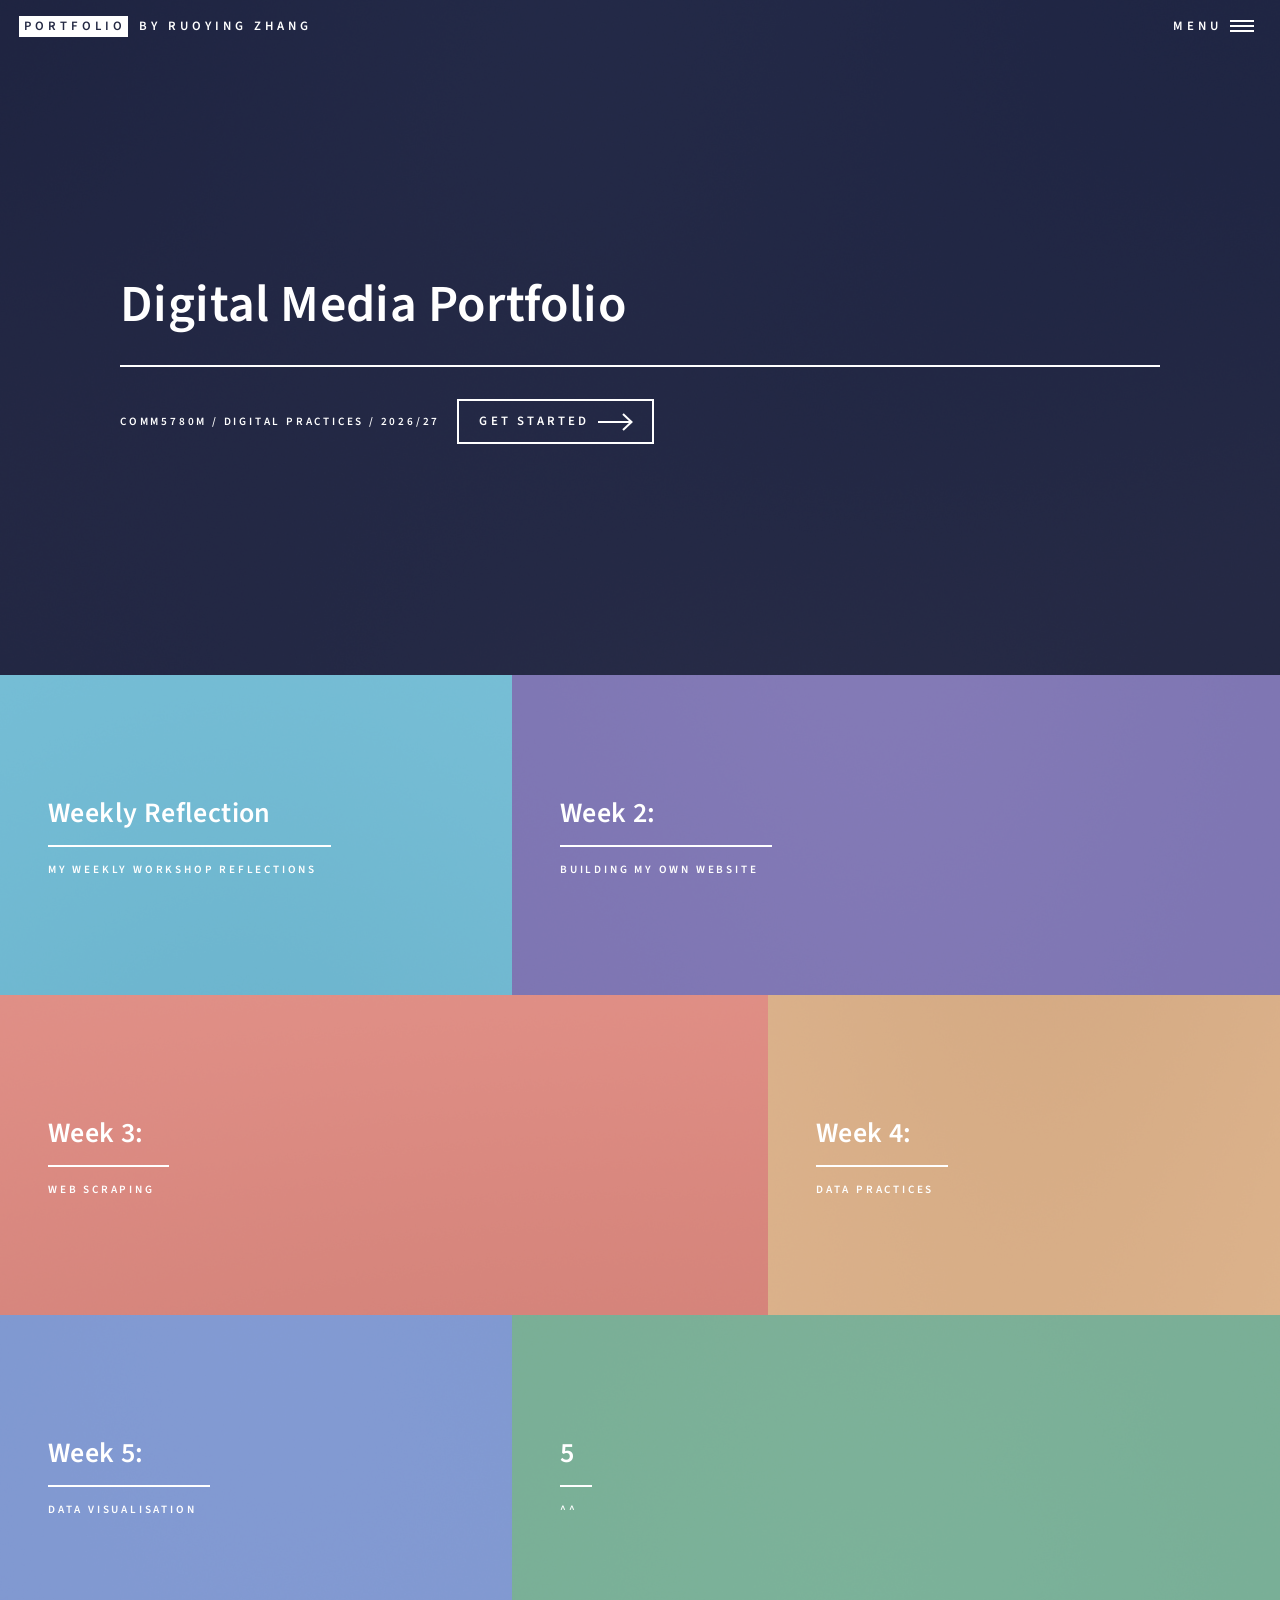
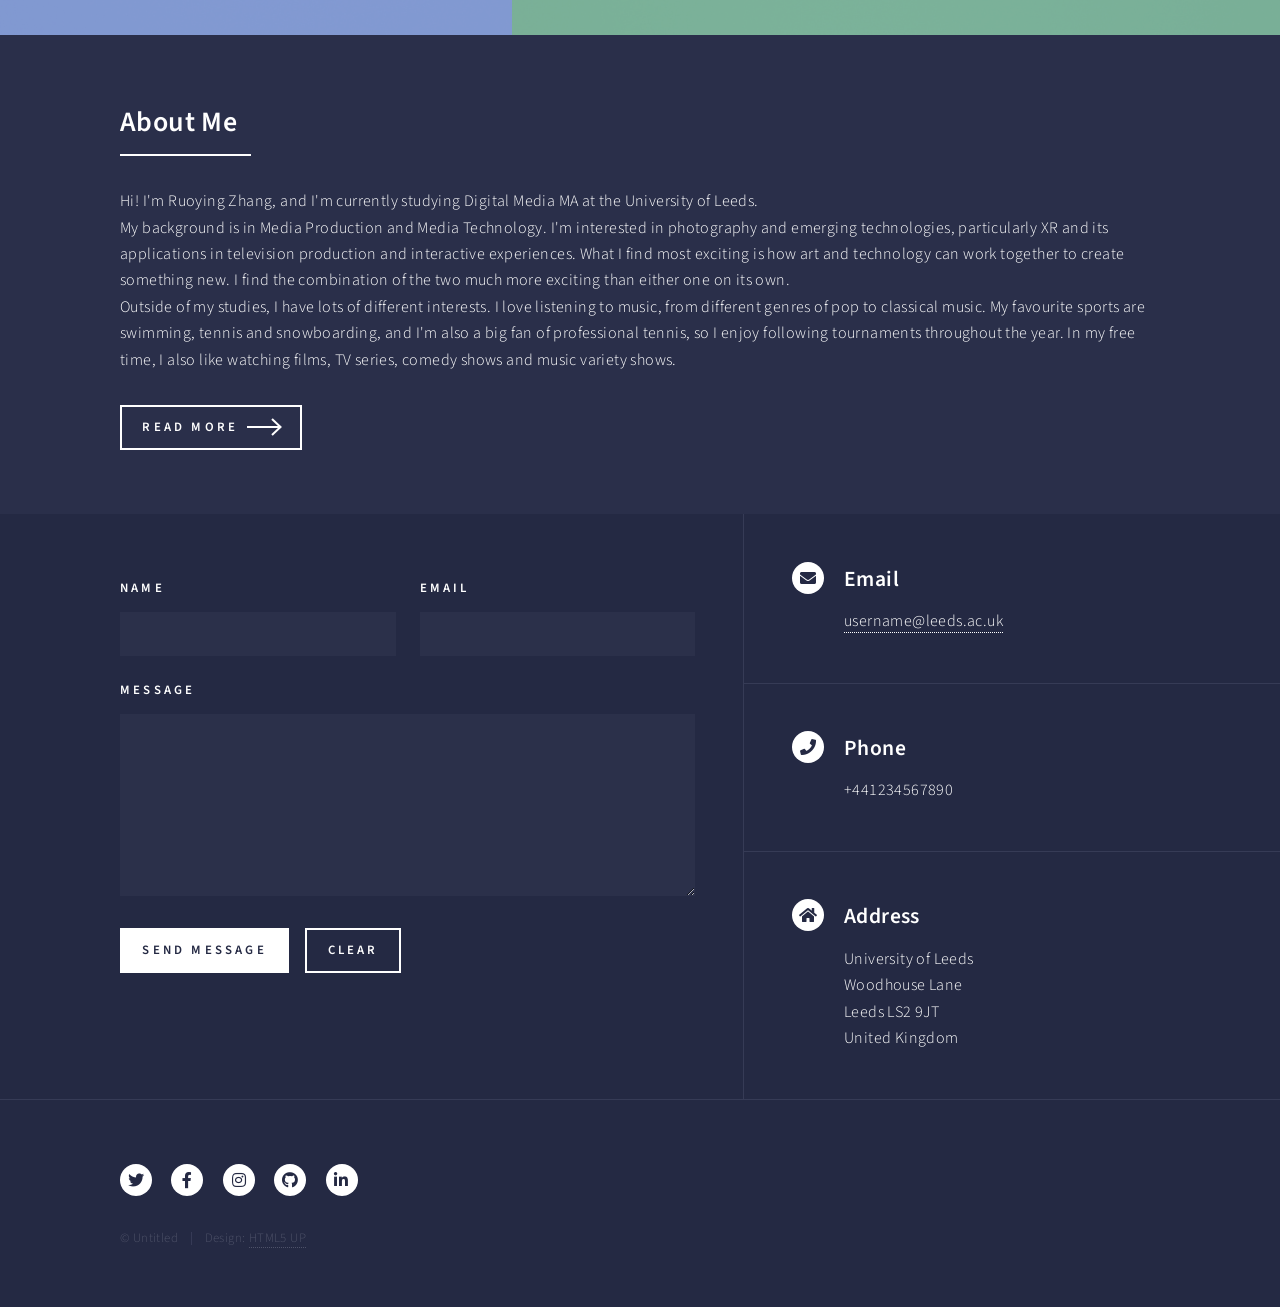
<file: index.html>
<!DOCTYPE HTML>
<!--
	Forty by HTML5 UP
	html5up.net | @ajlkn
	Free for personal and commercial use under the CCA 3.0 license (html5up.net/license)
-->
<html>
	<head>
		<title>Portfolio by Ruoying Zhang</title>
		<meta charset="utf-8" />
		<meta name="viewport" content="width=device-width, initial-scale=1, user-scalable=no" />
		<link rel="stylesheet" href="assets/css/main.css" />
		<noscript><link rel="stylesheet" href="assets/css/noscript.css" /></noscript>
	</head>
	<body class="is-preload">

		<!-- Wrapper -->
			<div id="wrapper">

				<!-- Header -->
					<header id="header" class="alt">
						<a href="index.html" class="logo"><strong>Portfolio</strong> <span>by Ruoying Zhang</span></a>
						<nav>
							<a href="#menu">Menu</a>
						</nav>
					</header>

				<!-- Menu -->
					<nav id="menu">
						<ul class="links">
							<li><a href="index.html">Home</a></li>
							<li><a href="landing.html">Weekly Reflection</a></li>
							<li><a href="generic.html">About Me</a></li>
							
						</ul>
						<ul class="actions stacked">
							<li><a href="#" class="button primary fit">Get Started</a></li>
							<li><a href="#" class="button fit">Log In</a></li>
						</ul>
					</nav>

				<!-- Banner -->
					<section id="banner" class="major">
						<div class="inner">
							<header class="major">
								<h1>Digital Media Portfolio</h1>
							</header>
							<div class="content">
								<p>COMM5780M / Digital Practices / 2026/27</p>
								<ul class="actions">
									<li><a href="#one" class="button next scrolly">Get Started</a></li>
								</ul>
							</div>
						</div>
					</section>

				<!-- Main -->
					<div id="main">

						<!-- One -->
							<section id="one" class="tiles">
								<article>
									<span class="image">
										<img src="images/pic01.jpg" alt="" />
									</span>
									<header class="major">
										<h3><a href="landing.html" class="link">Weekly Reflection</a></h3>
										<p>My weekly workshop reflections</p>
									</header>
								</article>
								<article>
									<span class="image">
										<img src="images/pic02.jpg" alt="" />
									</span>
									<header class="major">
										<h3><a href="landing.html" class="link">Week 2:</a></h3>
										<p>Building my own website</p>
									</header>
								</article>
								<article>
									<span class="image">
										<img src="images/pic03.jpg" alt="" />
									</span>
									<header class="major">
										<h3><a href="landing.html" class="link">Week 3:</a></h3>
										<p>Web Scraping</p>
									</header>
								</article>
								<article>
									<span class="image">
										<img src="images/pic04.jpg" alt="" />
									</span>
									<header class="major">
										<h3><a href="landing.html" class="link">Week 4:</a></h3>
										<p>Data Practices</p>
									</header>
								</article>
								<article>
									<span class="image">
										<img src="images/pic05.jpg" alt="" />
									</span>
									<header class="major">
										<h3><a href="landing.html" class="link">Week 5:</a></h3>
										<p>Data visualisation</p>
									</header>
								</article>
								<article>
									<span class="image">
										<img src="images/pic06.jpg" alt="" />
									</span>
									<header class="major">
										<h3><a href="landing.html" class="link">5</a></h3>
										<p>^^</p>
									</header>
								</article>
							</section>

						<!-- Two -->
							<section id="two">
								<div class="inner">
									<header class="major">
										<h2>About Me</h2>
									</header>
									<p>  Hi! I'm Ruoying Zhang, and I'm currently studying Digital Media MA at the University of Leeds.<br />
										 My background is in Media Production and Media Technology. I'm interested in photography and emerging technologies, particularly XR and its applications in television production and interactive experiences. What I find most exciting is how art and technology can work together to create something new. I find the combination of the two much more exciting than either one on its own. <br />
										 Outside of my studies, I have lots of different interests. I love listening to music, from different genres of pop to classical music. My favourite sports are swimming, tennis and snowboarding, and I'm also a big fan of professional tennis, so I enjoy following tournaments throughout the year. In my free time, I also like watching films, TV series, comedy shows and music variety shows.</p>
									<ul class="actions">
										<li><a href="generic.html" class="button next">Read More</a></li>
									</ul>
								</div>
							</section>

					</div>

				<!-- Contact -->
					<section id="contact">
						<div class="inner">
							<section>
								<form method="post" action="#">
									<div class="fields">
										<div class="field half">
											<label for="name">Name</label>
											<input type="text" name="name" id="name" />
										</div>
										<div class="field half">
											<label for="email">Email</label>
											<input type="text" name="email" id="email" />
										</div>
										<div class="field">
											<label for="message">Message</label>
											<textarea name="message" id="message" rows="6"></textarea>
										</div>
									</div>
									<ul class="actions">
										<li><input type="submit" value="Send Message" class="primary" /></li>
										<li><input type="reset" value="Clear" /></li>
									</ul>
								</form>
							</section>
							<section class="split">
								<section>
									<div class="contact-method">
										<span class="icon solid alt fa-envelope"></span>
										<h3>Email</h3>
										<a href="#">username@leeds.ac.uk</a>
									</div>
								</section>
								<section>
									<div class="contact-method">
										<span class="icon solid alt fa-phone"></span>
										<h3>Phone</h3>
										<span>+441234567890</span>
									</div>
								</section>
								<section>
									<div class="contact-method">
										<span class="icon solid alt fa-home"></span>
										<h3>Address</h3>
										<span>University of Leeds<br />
										Woodhouse Lane<br />
										Leeds LS2 9JT<br />
										United Kingdom</span>
									</div>
								</section>
							</section>
						</div>
					</section>

				<!-- Footer -->
					<footer id="footer">
						<div class="inner">
							<ul class="icons">
								<li><a href="#" class="icon brands alt fa-twitter"><span class="label">Twitter</span></a></li>
								<li><a href="#" class="icon brands alt fa-facebook-f"><span class="label">Facebook</span></a></li>
								<li><a href="#" class="icon brands alt fa-instagram"><span class="label">Instagram</span></a></li>
								<li><a href="#" class="icon brands alt fa-github"><span class="label">GitHub</span></a></li>
								<li><a href="#" class="icon brands alt fa-linkedin-in"><span class="label">LinkedIn</span></a></li>
							</ul>
							<ul class="copyright">
								<li>&copy; Untitled</li><li>Design: <a href="https://html5up.net">HTML5 UP</a></li>
							</ul>
						</div>
					</footer>

			</div>

		<!-- Scripts -->
			<script src="assets/js/jquery.min.js"></script>
			<script src="assets/js/jquery.scrolly.min.js"></script>
			<script src="assets/js/jquery.scrollex.min.js"></script>
			<script src="assets/js/browser.min.js"></script>
			<script src="assets/js/breakpoints.min.js"></script>
			<script src="assets/js/util.js"></script>
			<script src="assets/js/main.js"></script>

	</body>
</html>
</file>
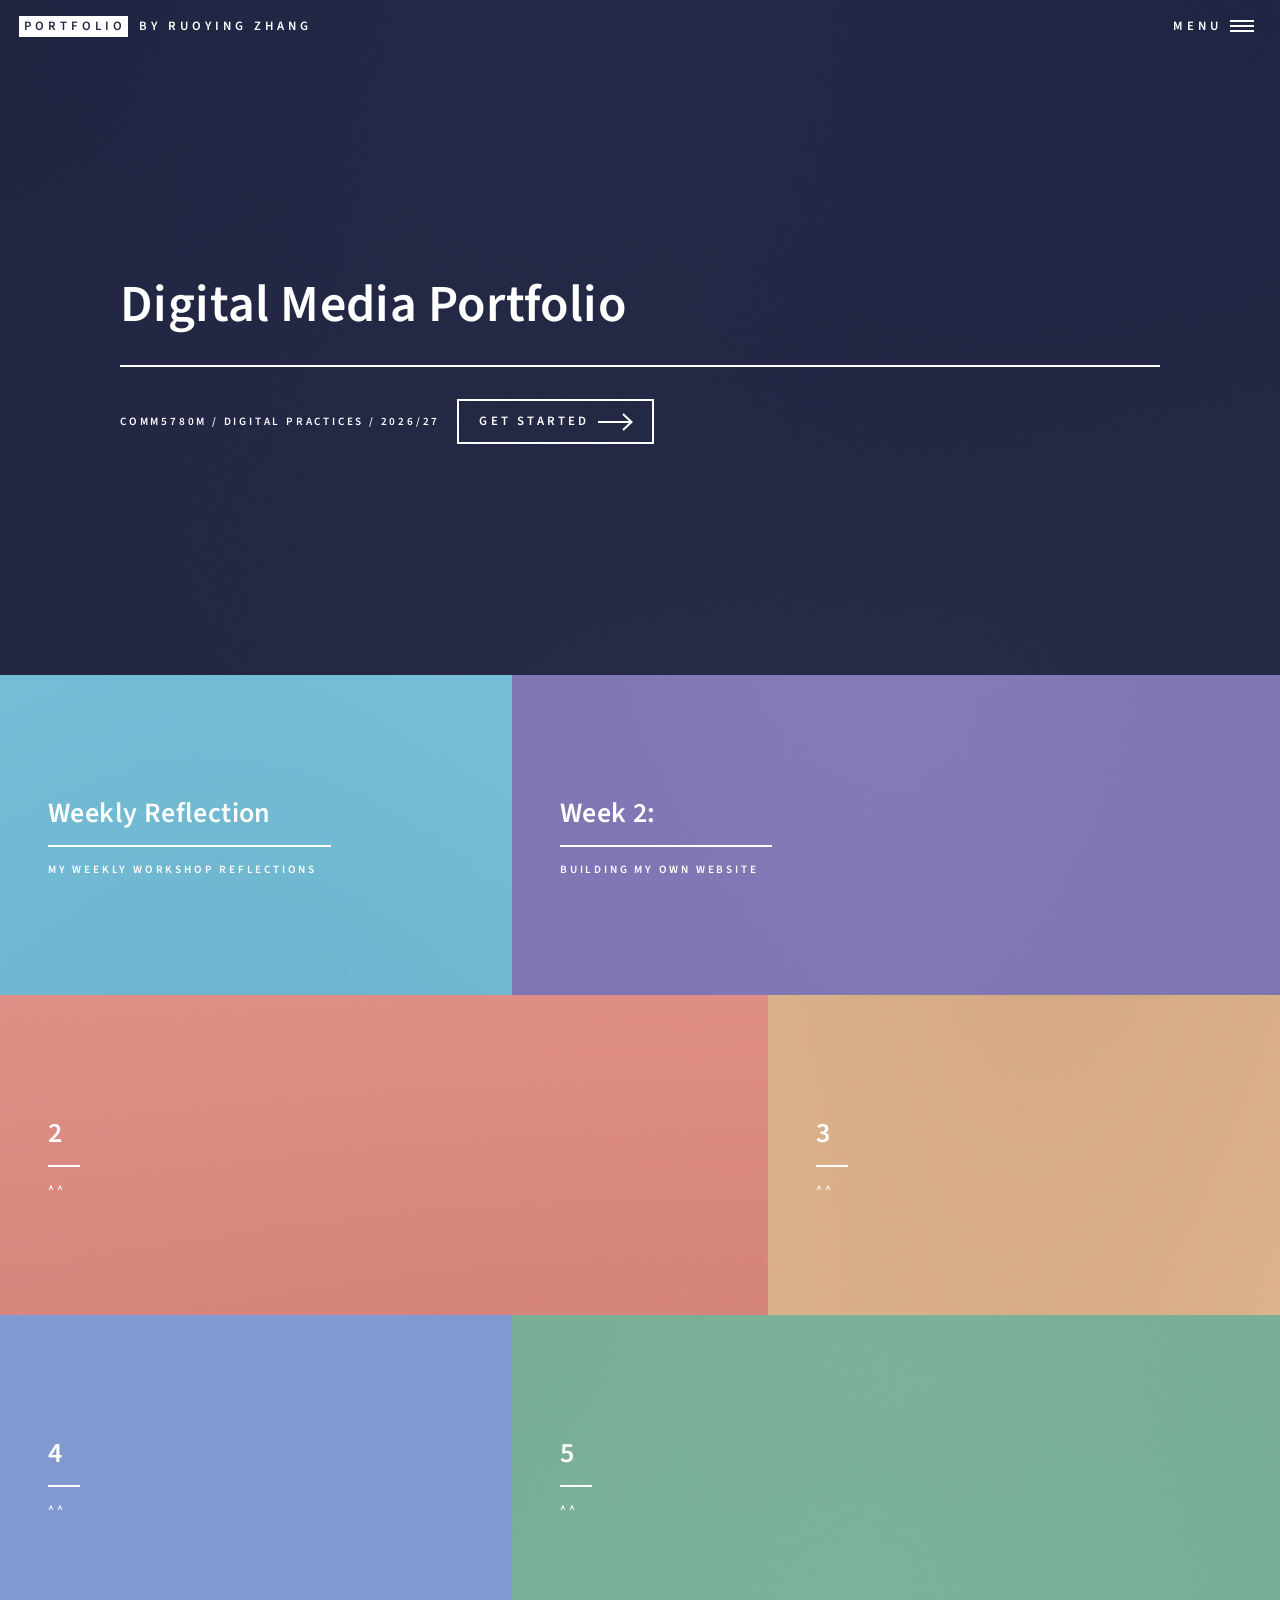
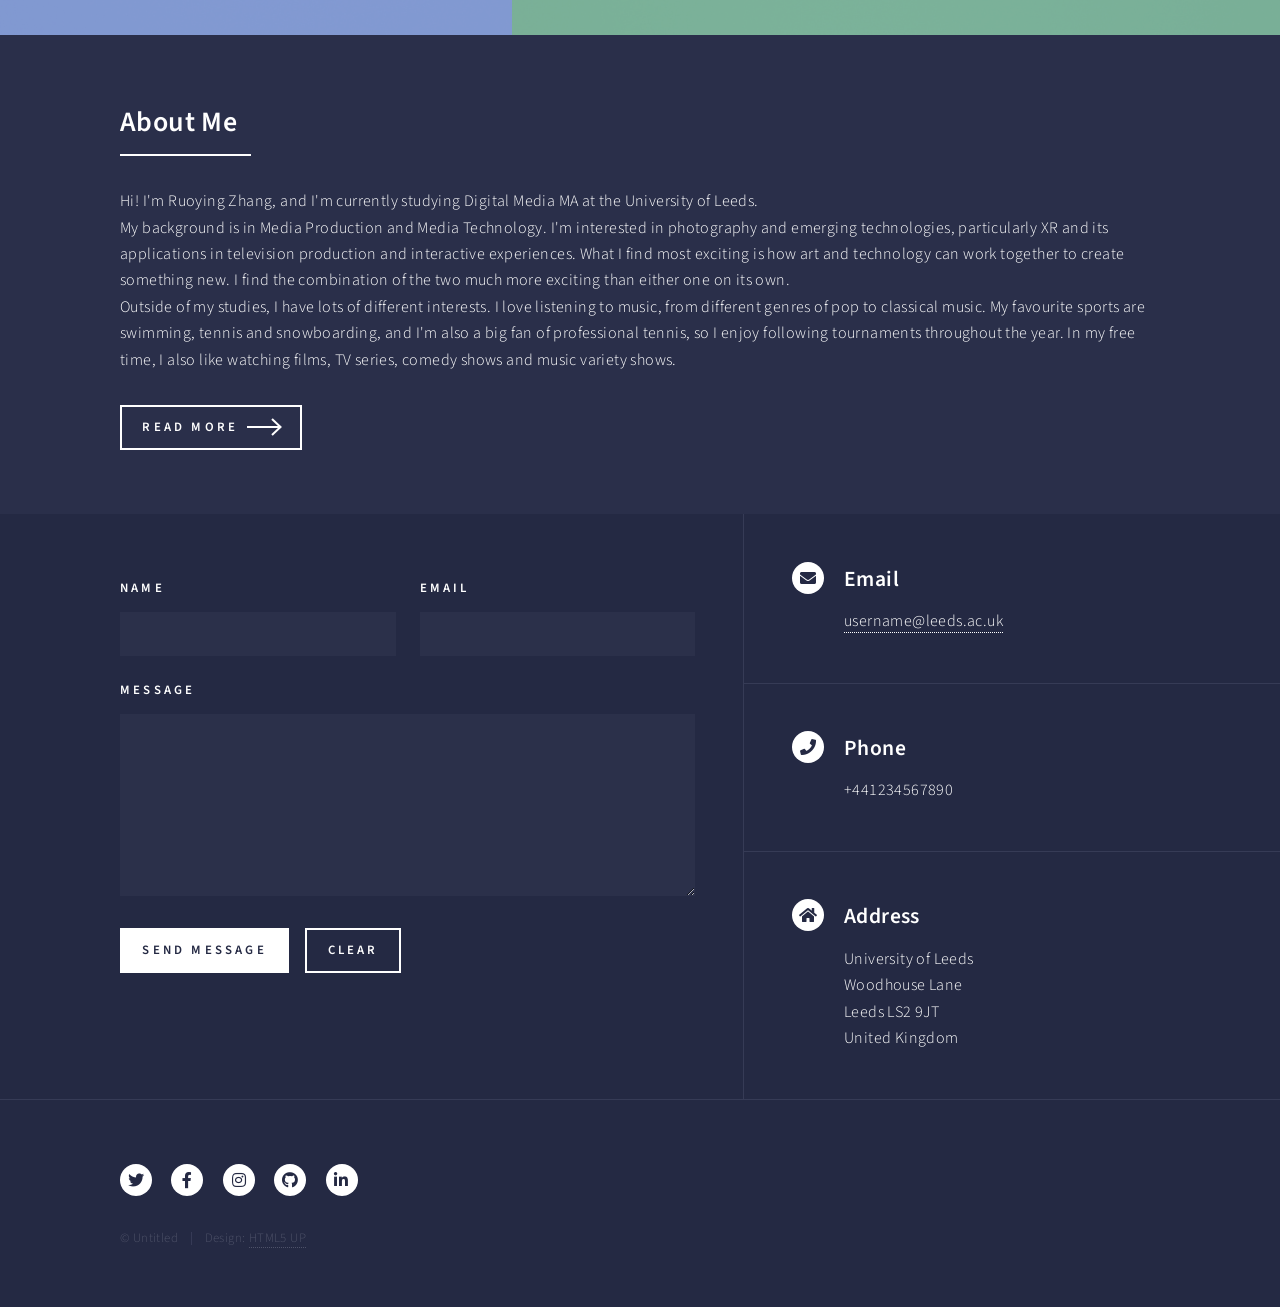
<file: comm5780-portfolio/index.html>
<!DOCTYPE HTML>
<!--
	Forty by HTML5 UP
	html5up.net | @ajlkn
	Free for personal and commercial use under the CCA 3.0 license (html5up.net/license)
-->
<html>
	<head>
		<title>Portfolio by Ruoying Zhang</title>
		<meta charset="utf-8" />
		<meta name="viewport" content="width=device-width, initial-scale=1, user-scalable=no" />
		<link rel="stylesheet" href="assets/css/main.css" />
		<noscript><link rel="stylesheet" href="assets/css/noscript.css" /></noscript>
	</head>
	<body class="is-preload">

		<!-- Wrapper -->
			<div id="wrapper">

				<!-- Header -->
					<header id="header" class="alt">
						<a href="index.html" class="logo"><strong>Portfolio</strong> <span>by Ruoying Zhang</span></a>
						<nav>
							<a href="#menu">Menu</a>
						</nav>
					</header>

				<!-- Menu -->
					<nav id="menu">
						<ul class="links">
							<li><a href="index.html">Home</a></li>
							<li><a href="landing.html">Weekly Reflection</a></li>
							<li><a href="generic.html">About Me</a></li>
							
						</ul>
						<ul class="actions stacked">
							<li><a href="#" class="button primary fit">Get Started</a></li>
							<li><a href="#" class="button fit">Log In</a></li>
						</ul>
					</nav>

				<!-- Banner -->
					<section id="banner" class="major">
						<div class="inner">
							<header class="major">
								<h1>Digital Media Portfolio</h1>
							</header>
							<div class="content">
								<p>COMM5780M / Digital Practices / 2026/27</p>
								<ul class="actions">
									<li><a href="#one" class="button next scrolly">Get Started</a></li>
								</ul>
							</div>
						</div>
					</section>

				<!-- Main -->
					<div id="main">

						<!-- One -->
							<section id="one" class="tiles">
								<article>
									<span class="image">
										<img src="images/pic01.jpg" alt="" />
									</span>
									<header class="major">
										<h3><a href="landing.html" class="link">Weekly Reflection</a></h3>
										<p>My weekly workshop reflections</p>
									</header>
								</article>
								<article>
									<span class="image">
										<img src="images/pic02.jpg" alt="" />
									</span>
									<header class="major">
										<h3><a href="landing.html" class="link">Week 2:</a></h3>
										<p>Building my own website</p>
									</header>
								</article>
								<article>
									<span class="image">
										<img src="images/pic03.jpg" alt="" />
									</span>
									<header class="major">
										<h3><a href="landing.html" class="link">2</a></h3>
										<p>^^</p>
									</header>
								</article>
								<article>
									<span class="image">
										<img src="images/pic04.jpg" alt="" />
									</span>
									<header class="major">
										<h3><a href="landing.html" class="link">3</a></h3>
										<p>^^</p>
									</header>
								</article>
								<article>
									<span class="image">
										<img src="images/pic05.jpg" alt="" />
									</span>
									<header class="major">
										<h3><a href="landing.html" class="link">4</a></h3>
										<p>^^</p>
									</header>
								</article>
								<article>
									<span class="image">
										<img src="images/pic06.jpg" alt="" />
									</span>
									<header class="major">
										<h3><a href="landing.html" class="link">5</a></h3>
										<p>^^</p>
									</header>
								</article>
							</section>

						<!-- Two -->
							<section id="two">
								<div class="inner">
									<header class="major">
										<h2>About Me</h2>
									</header>
									<p>  Hi! I'm Ruoying Zhang, and I'm currently studying Digital Media MA at the University of Leeds.<br />
										 My background is in Media Production and Media Technology. I'm interested in photography and emerging technologies, particularly XR and its applications in television production and interactive experiences. What I find most exciting is how art and technology can work together to create something new. I find the combination of the two much more exciting than either one on its own. <br />
										 Outside of my studies, I have lots of different interests. I love listening to music, from different genres of pop to classical music. My favourite sports are swimming, tennis and snowboarding, and I'm also a big fan of professional tennis, so I enjoy following tournaments throughout the year. In my free time, I also like watching films, TV series, comedy shows and music variety shows.</p>
									<ul class="actions">
										<li><a href="generic.html" class="button next">Read More</a></li>
									</ul>
								</div>
							</section>

					</div>

				<!-- Contact -->
					<section id="contact">
						<div class="inner">
							<section>
								<form method="post" action="#">
									<div class="fields">
										<div class="field half">
											<label for="name">Name</label>
											<input type="text" name="name" id="name" />
										</div>
										<div class="field half">
											<label for="email">Email</label>
											<input type="text" name="email" id="email" />
										</div>
										<div class="field">
											<label for="message">Message</label>
											<textarea name="message" id="message" rows="6"></textarea>
										</div>
									</div>
									<ul class="actions">
										<li><input type="submit" value="Send Message" class="primary" /></li>
										<li><input type="reset" value="Clear" /></li>
									</ul>
								</form>
							</section>
							<section class="split">
								<section>
									<div class="contact-method">
										<span class="icon solid alt fa-envelope"></span>
										<h3>Email</h3>
										<a href="#">username@leeds.ac.uk</a>
									</div>
								</section>
								<section>
									<div class="contact-method">
										<span class="icon solid alt fa-phone"></span>
										<h3>Phone</h3>
										<span>+441234567890</span>
									</div>
								</section>
								<section>
									<div class="contact-method">
										<span class="icon solid alt fa-home"></span>
										<h3>Address</h3>
										<span>University of Leeds<br />
										Woodhouse Lane<br />
										Leeds LS2 9JT<br />
										United Kingdom</span>
									</div>
								</section>
							</section>
						</div>
					</section>

				<!-- Footer -->
					<footer id="footer">
						<div class="inner">
							<ul class="icons">
								<li><a href="#" class="icon brands alt fa-twitter"><span class="label">Twitter</span></a></li>
								<li><a href="#" class="icon brands alt fa-facebook-f"><span class="label">Facebook</span></a></li>
								<li><a href="#" class="icon brands alt fa-instagram"><span class="label">Instagram</span></a></li>
								<li><a href="#" class="icon brands alt fa-github"><span class="label">GitHub</span></a></li>
								<li><a href="#" class="icon brands alt fa-linkedin-in"><span class="label">LinkedIn</span></a></li>
							</ul>
							<ul class="copyright">
								<li>&copy; Untitled</li><li>Design: <a href="https://html5up.net">HTML5 UP</a></li>
							</ul>
						</div>
					</footer>

			</div>

		<!-- Scripts -->
			<script src="assets/js/jquery.min.js"></script>
			<script src="assets/js/jquery.scrolly.min.js"></script>
			<script src="assets/js/jquery.scrollex.min.js"></script>
			<script src="assets/js/browser.min.js"></script>
			<script src="assets/js/breakpoints.min.js"></script>
			<script src="assets/js/util.js"></script>
			<script src="assets/js/main.js"></script>

	</body>
</html>
</file>
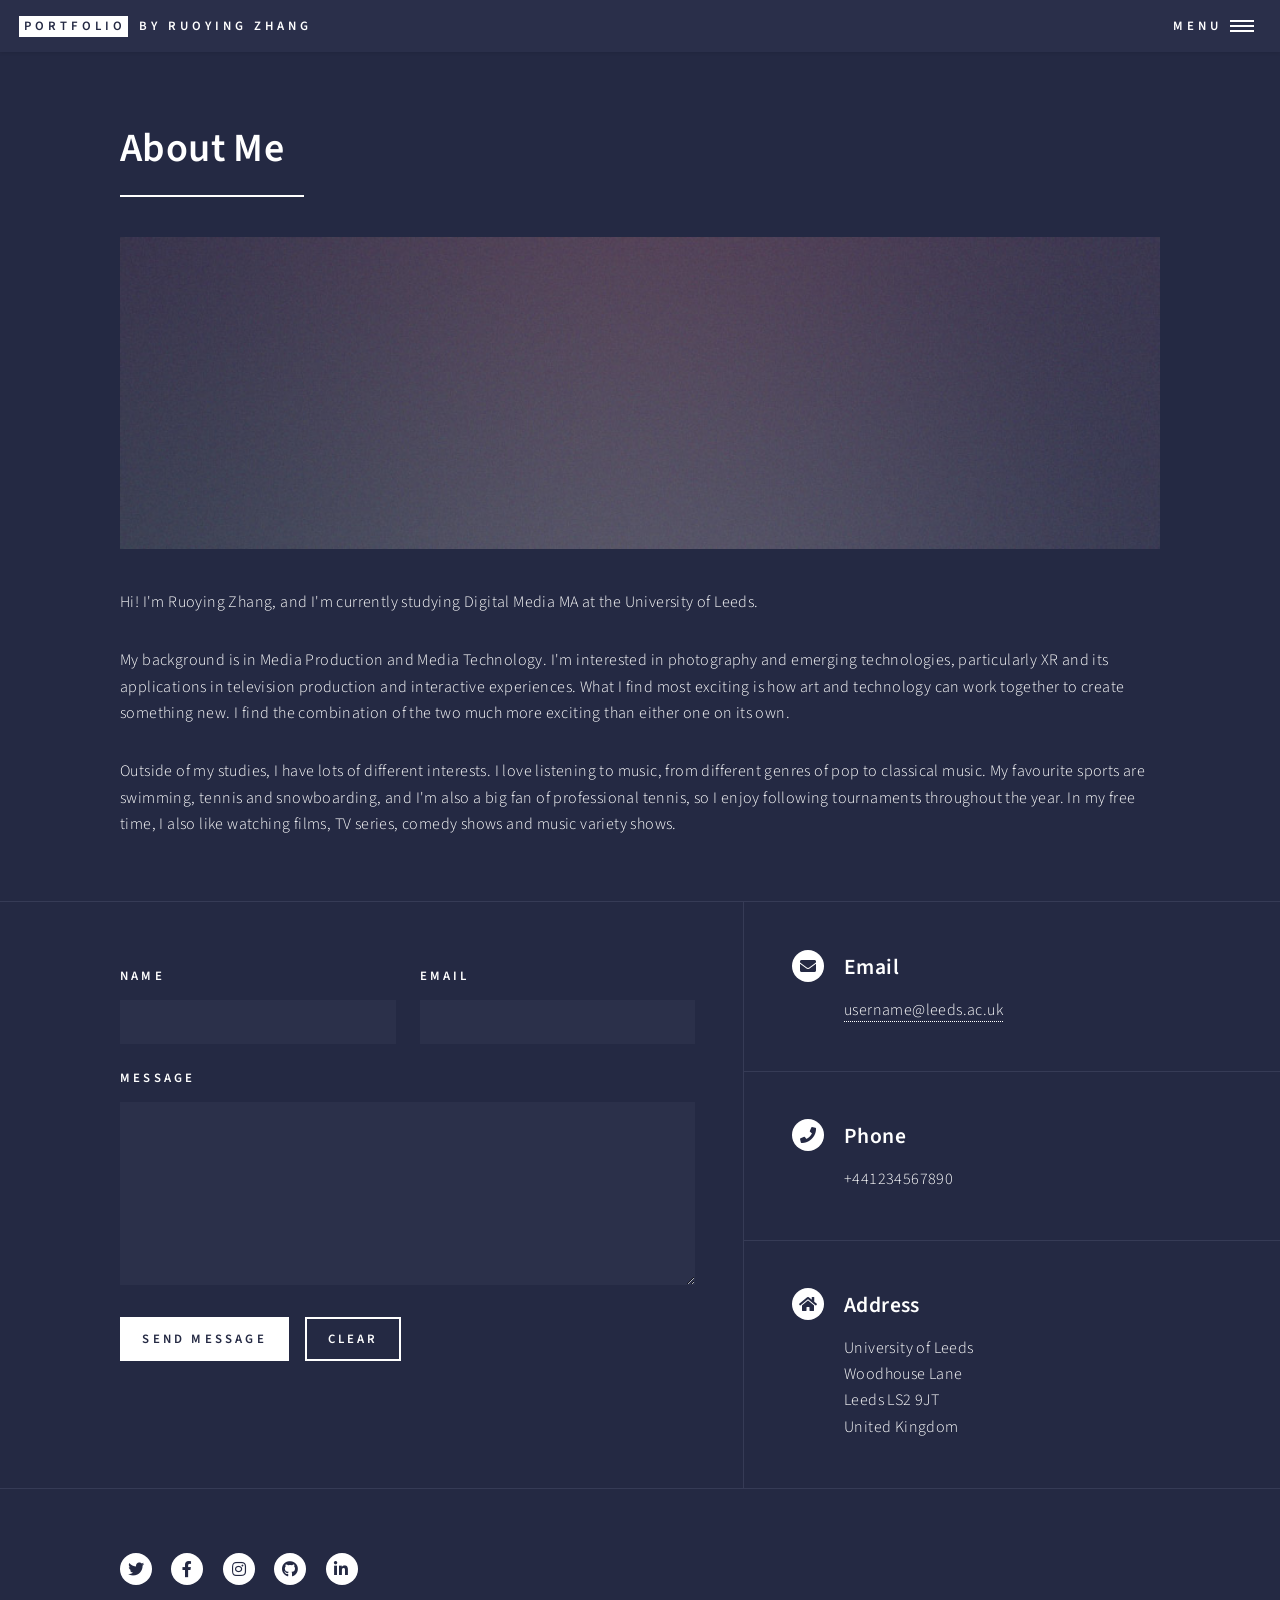
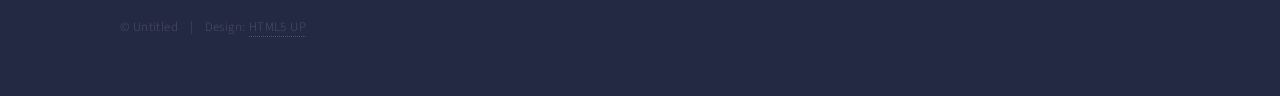
<file: generic.html>
<!DOCTYPE HTML>
<!--
	Forty by HTML5 UP
	html5up.net | @ajlkn
	Free for personal and commercial use under the CCA 3.0 license (html5up.net/license)
-->
<html>
	<head>
		<title>About Me | Digital Media Portfolio</title>
		<meta charset="utf-8" />
		<meta name="viewport" content="width=device-width, initial-scale=1, user-scalable=no" />
		<link rel="stylesheet" href="assets/css/main.css" />
		<noscript><link rel="stylesheet" href="assets/css/noscript.css" /></noscript>
	</head>
	<body class="is-preload">

		<!-- Wrapper -->
			<div id="wrapper">

				<!-- Header -->
					<header id="header">
						<a href="index.html" class="logo"><strong>Portfolio</strong> <span>by Ruoying Zhang</span></a>
						<nav>
							<a href="#menu">Menu</a>
						</nav>
					</header>

				<!-- Menu -->
					<nav id="menu">
						<ul class="links">
							<li><a href="index.html">Home</a></li>
							<li><a href="landing.html">Weekly Reflection</a></li>
							<li><a href="generic.html">About Me</a></li>
							
						</ul>
						<ul class="actions stacked">
							<li><a href="#" class="button primary fit">Get Started</a></li>
							<li><a href="#" class="button fit">Log In</a></li>
						</ul>
					</nav>

				<!-- Main -->
					<div id="main" class="alt">

						<!-- One -->
							<section id="one">
								<div class="inner">
									<header class="major">
										<h1>About Me</h1>
									</header>
									<span class="image main"><img src="images/pic11.jpg" alt="" /></span>
									<p>Hi! I'm Ruoying Zhang, and I'm currently studying Digital Media MA at the University of Leeds.<br />
										<p></p>
										 My background is in Media Production and Media Technology. I'm interested in photography and emerging technologies, particularly XR and its applications in television production and interactive experiences. What I find most exciting is how art and technology can work together to create something new. I find the combination of the two much more exciting than either one on its own. <br />
										 <p></p>
										 Outside of my studies, I have lots of different interests. I love listening to music, from different genres of pop to classical music. My favourite sports are swimming, tennis and snowboarding, and I'm also a big fan of professional tennis, so I enjoy following tournaments throughout the year. In my free time, I also like watching films, TV series, comedy shows and music variety shows.</p>
									<p></p>
									
								</div>
							</section>

					</div>

				<!-- Contact -->
					<section id="contact">
						<div class="inner">
							<section>
								<form method="post" action="#">
									<div class="fields">
										<div class="field half">
											<label for="name">Name</label>
											<input type="text" name="name" id="name" />
										</div>
										<div class="field half">
											<label for="email">Email</label>
											<input type="text" name="email" id="email" />
										</div>
										<div class="field">
											<label for="message">Message</label>
											<textarea name="message" id="message" rows="6"></textarea>
										</div>
									</div>
									<ul class="actions">
										<li><input type="submit" value="Send Message" class="primary" /></li>
										<li><input type="reset" value="Clear" /></li>
									</ul>
								</form>
							</section>
							<section class="split">
								<section>
									<div class="contact-method">
										<span class="icon solid alt fa-envelope"></span>
										<h3>Email</h3>
										<a href="#">username@leeds.ac.uk</a>
									</div>
								</section>
								<section>
									<div class="contact-method">
										<span class="icon solid alt fa-phone"></span>
										<h3>Phone</h3>
										<span>+441234567890</span>
									</div>
								</section>
								<section>
									<div class="contact-method">
										<span class="icon solid alt fa-home"></span>
										<h3>Address</h3>
										<span>University of Leeds<br />
										Woodhouse Lane<br />
										Leeds LS2 9JT<br />
										United Kingdom</span>
									</div>
								</section>
							</section>
						</div>
					</section>

				<!-- Footer -->
					<footer id="footer">
						<div class="inner">
							<ul class="icons">
								<li><a href="#" class="icon brands alt fa-twitter"><span class="label">Twitter</span></a></li>
								<li><a href="#" class="icon brands alt fa-facebook-f"><span class="label">Facebook</span></a></li>
								<li><a href="#" class="icon brands alt fa-instagram"><span class="label">Instagram</span></a></li>
								<li><a href="#" class="icon brands alt fa-github"><span class="label">GitHub</span></a></li>
								<li><a href="#" class="icon brands alt fa-linkedin-in"><span class="label">LinkedIn</span></a></li>
							</ul>
							<ul class="copyright">
								<li>&copy; Untitled</li><li>Design: <a href="https://html5up.net">HTML5 UP</a></li>
							</ul>
						</div>
					</footer>

			</div>

		<!-- Scripts -->
			<script src="assets/js/jquery.min.js"></script>
			<script src="assets/js/jquery.scrolly.min.js"></script>
			<script src="assets/js/jquery.scrollex.min.js"></script>
			<script src="assets/js/browser.min.js"></script>
			<script src="assets/js/breakpoints.min.js"></script>
			<script src="assets/js/util.js"></script>
			<script src="assets/js/main.js"></script>

	</body>
</html>
</file>
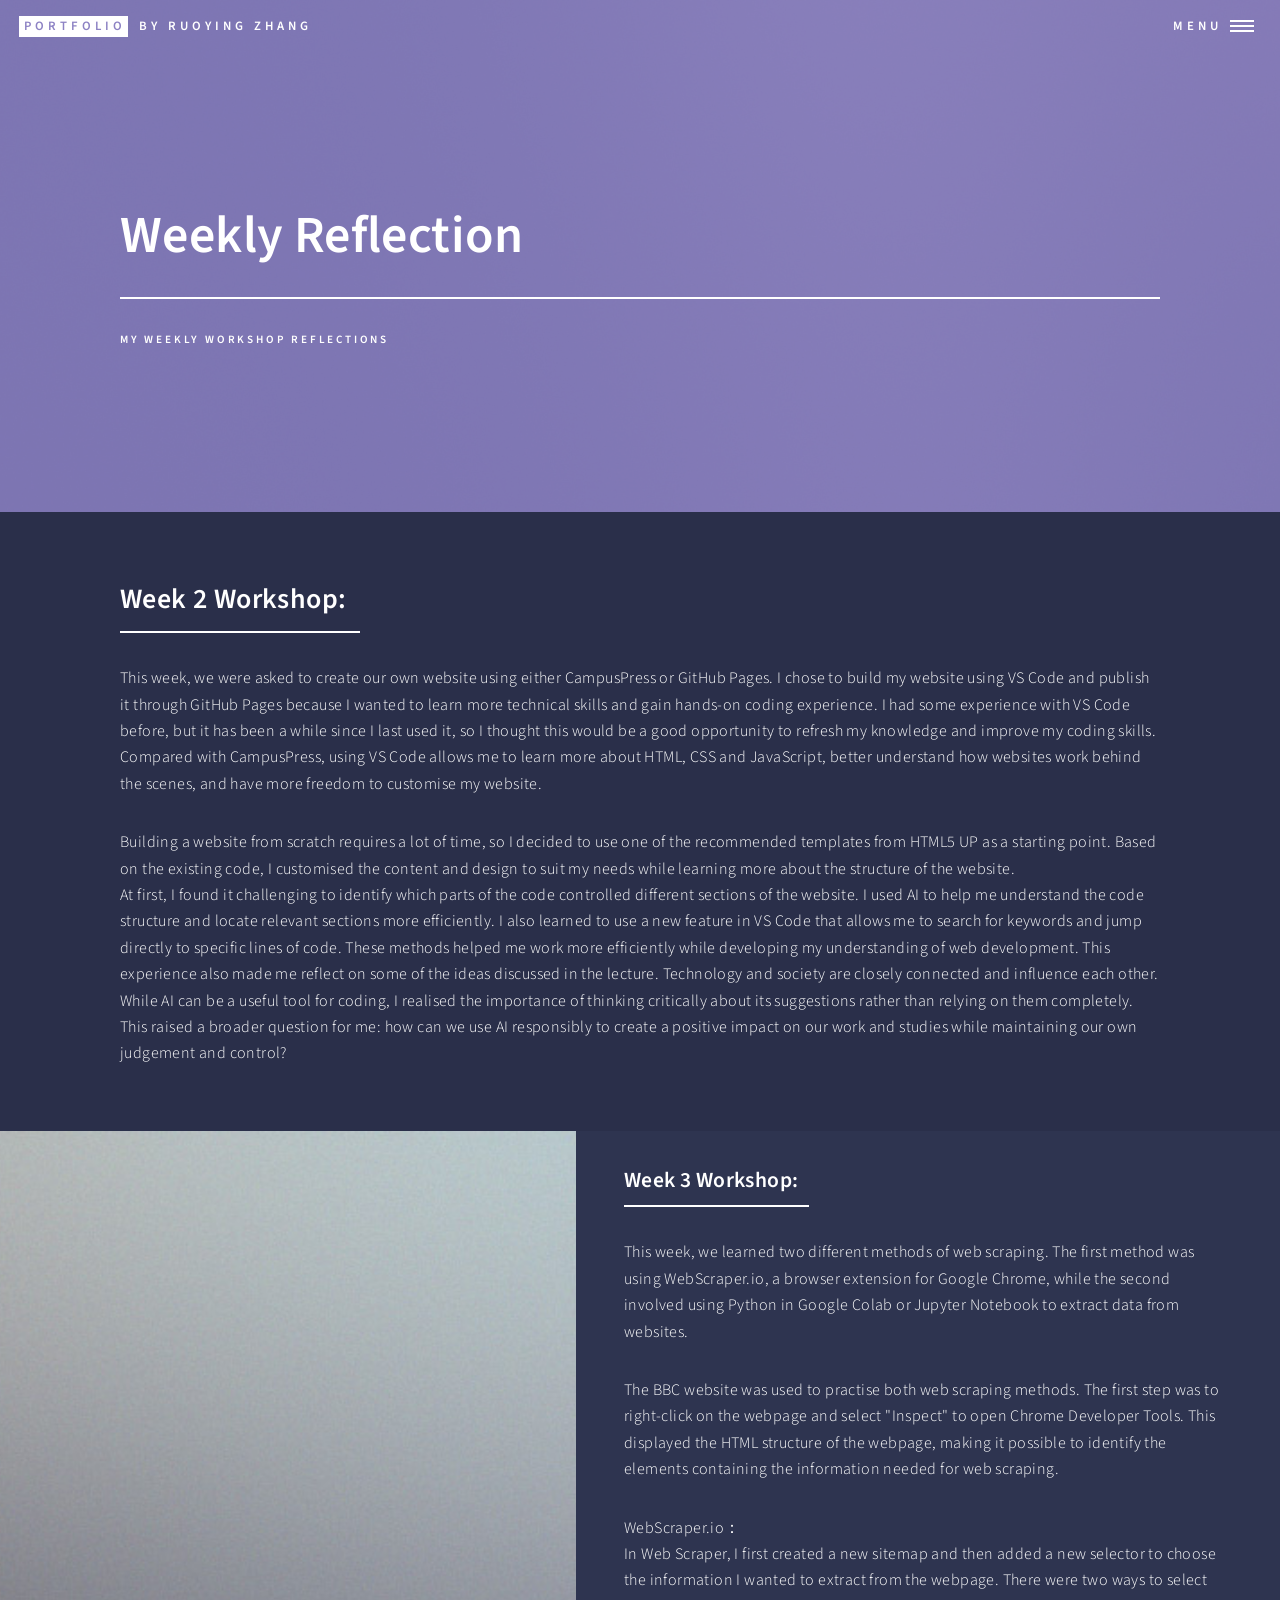
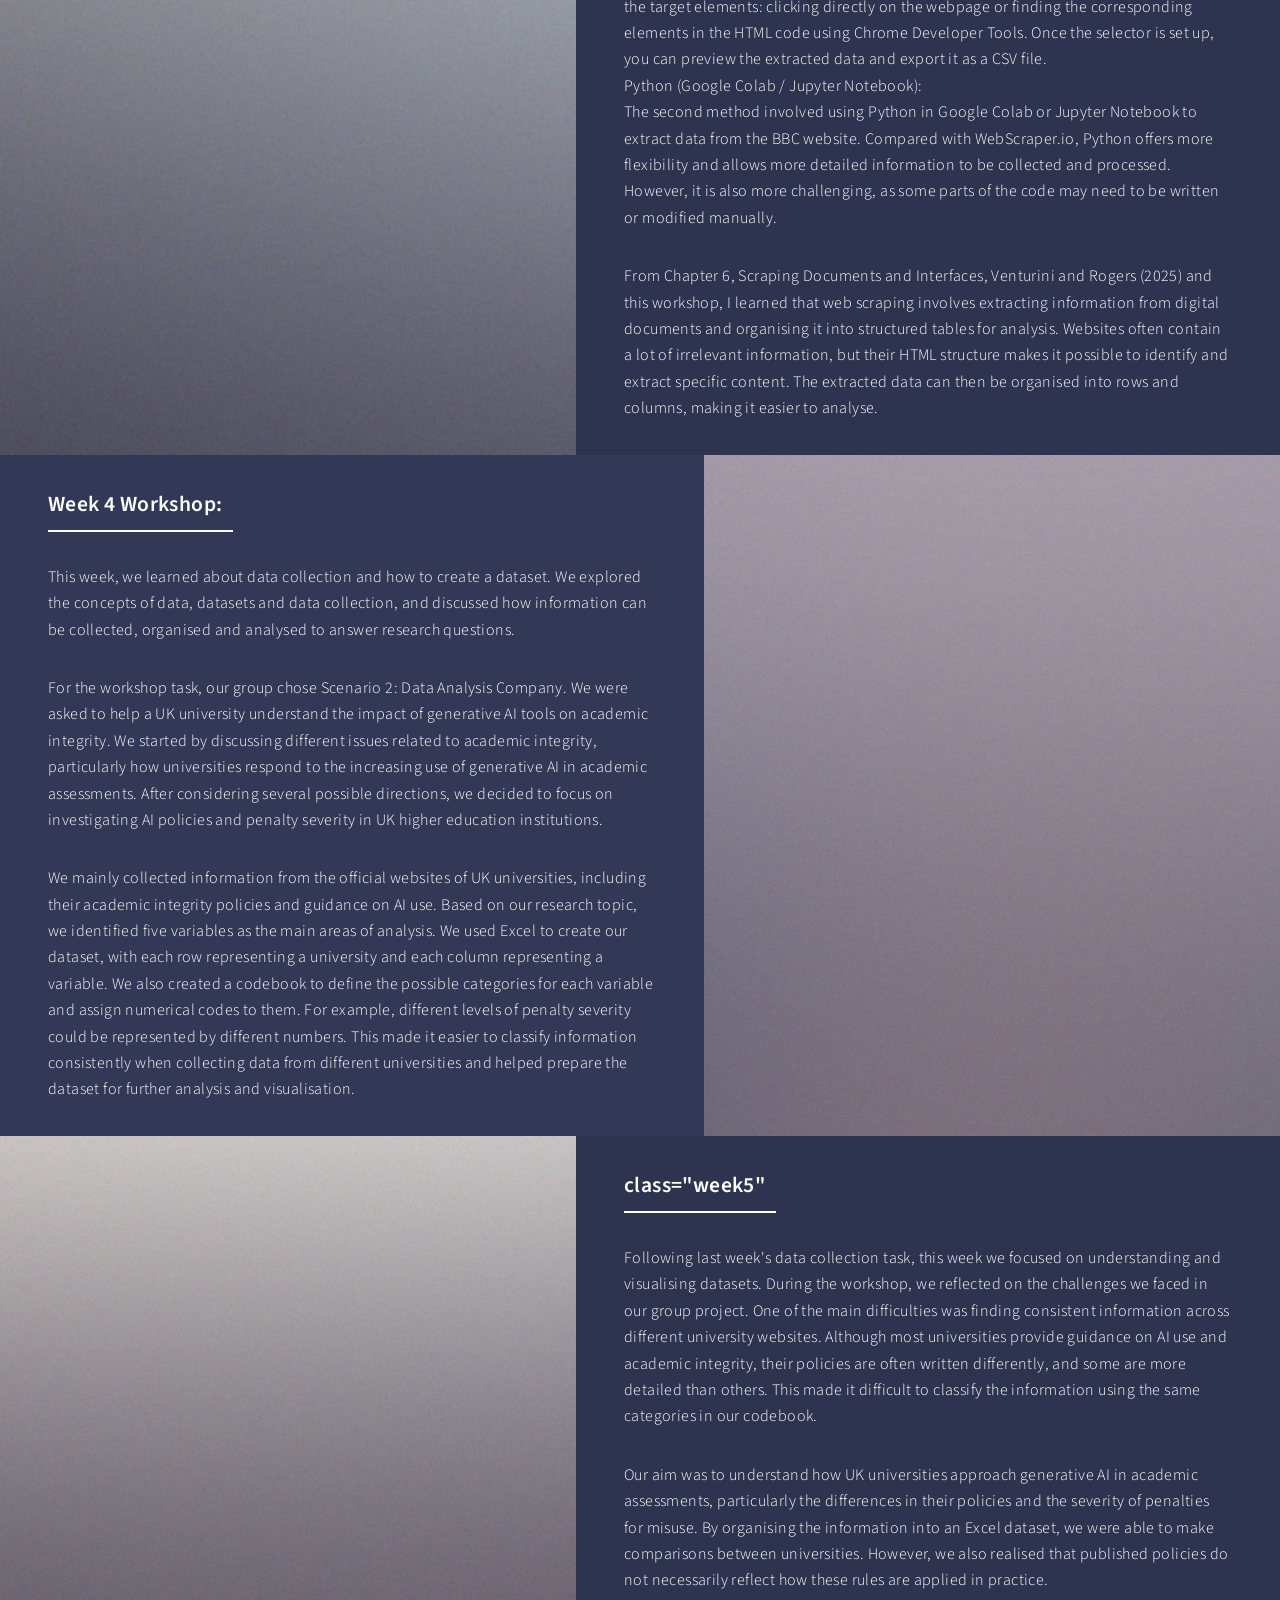
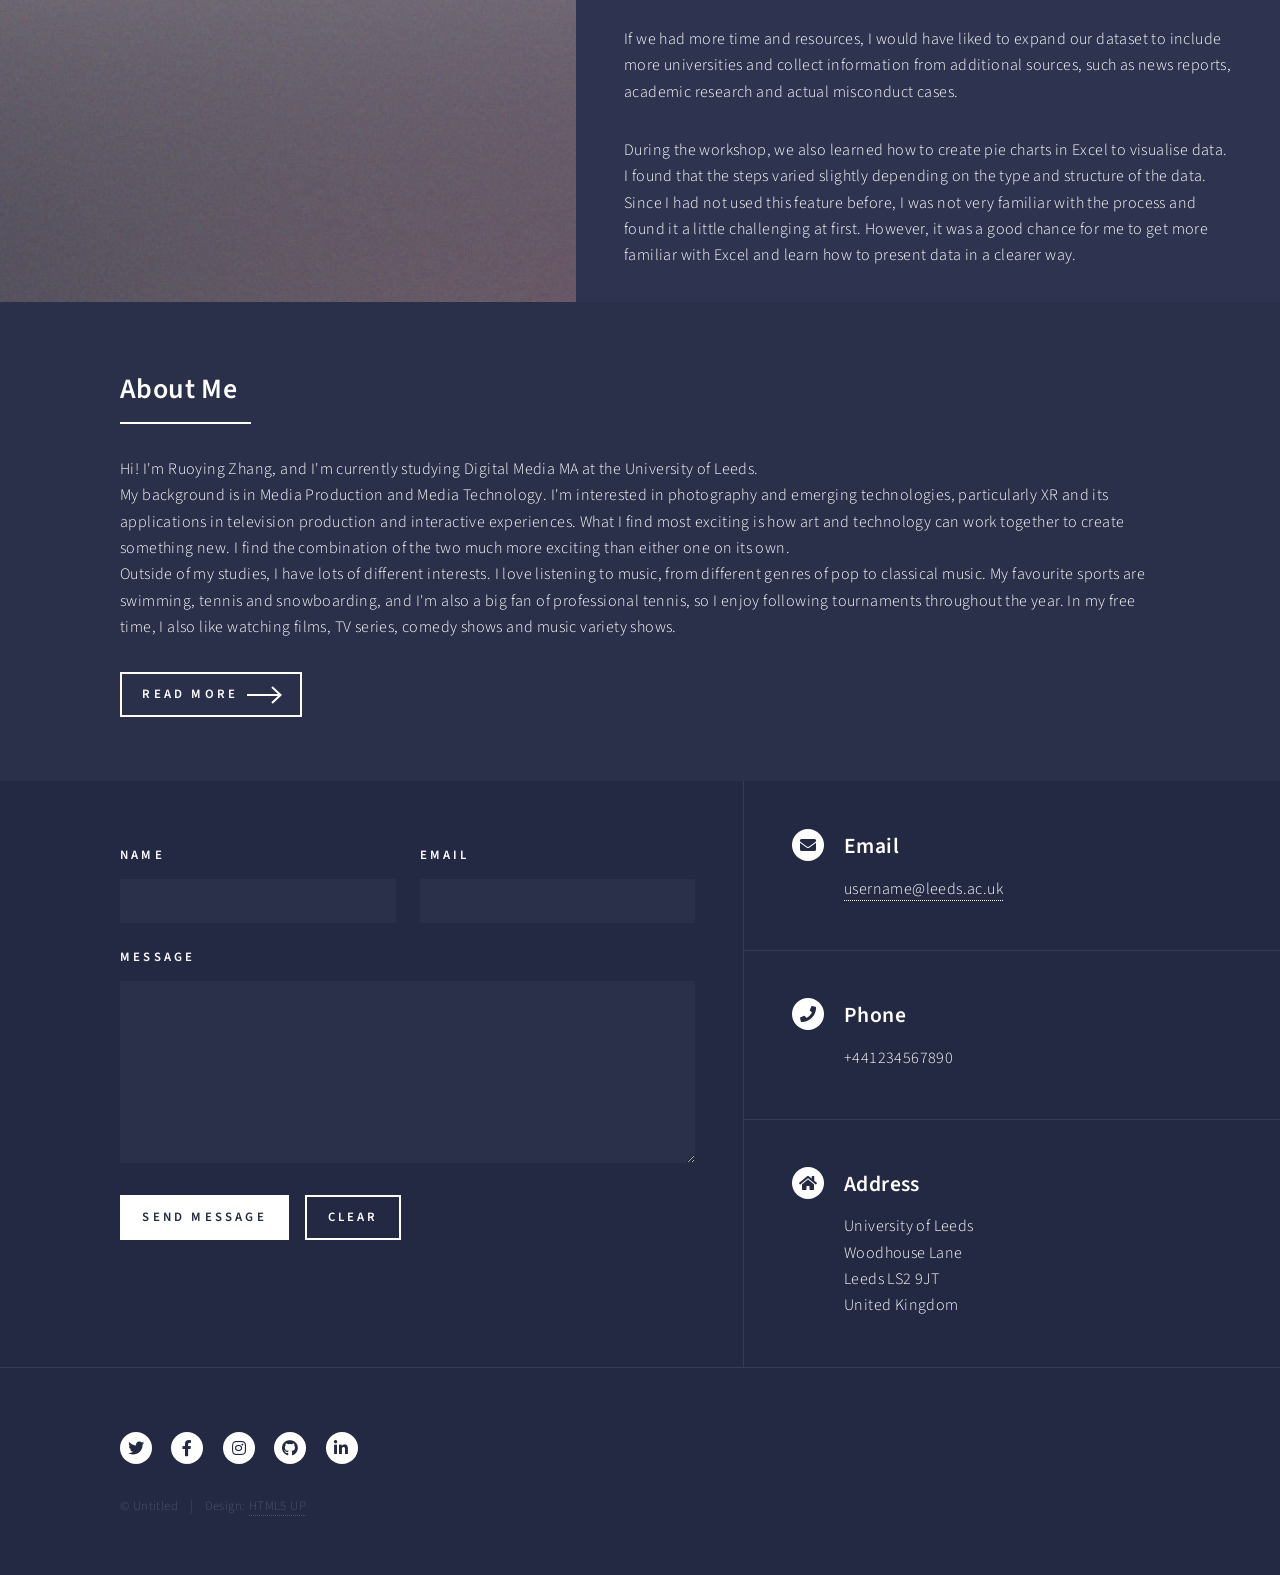
<file: landing.html>
<!DOCTYPE HTML>
<!--
	Forty by HTML5 UP
	html5up.net | @ajlkn
	Free for personal and commercial use under the CCA 3.0 license (html5up.net/license)
-->
<html>
	<head>
		<title>Weekly Reflection | Digital Media Portfolio</title>
		<meta charset="utf-8" />
		<meta name="viewport" content="width=device-width, initial-scale=1, user-scalable=no" />
		<link rel="stylesheet" href="assets/css/main.css" />
		<noscript><link rel="stylesheet" href="assets/css/noscript.css" /></noscript>
	</head>
	<body class="is-preload">

		<!-- Wrapper -->
			<div id="wrapper">

				<!-- Header -->
				<!-- Note: The "styleN" class below should match that of the banner element. -->
					<header id="header" class="alt style2">
						<a href="index.html" class="logo"><strong>Portfolio</strong> <span>by Ruoying Zhang</span></a>
						<nav>
							<a href="#menu">Menu</a>
						</nav>
					</header>

				<!-- Menu -->
					<nav id="menu">
						<ul class="links">
							<li><a href="index.html">Home</a></li>
							<li><a href="landing.html">Weekly Reflection</a></li>
							<li><a href="generic.html">About Me</a></li>
							
						</ul>
						<ul class="actions stacked">
							<li><a href="#" class="button primary fit">Get Started</a></li>
							<li><a href="#" class="button fit">Log In</a></li>
						</ul>
					</nav>

				<!-- Banner -->
				<!-- Note: The "styleN" class below should match that of the header element. -->
					<section id="banner" class="style2">
						<div class="inner">
							<span class="image">
								<img src="images/pic07.jpg" alt="" />
							</span>
							<header class="major">
								<h1>Weekly Reflection</h1>
							</header>
							<div class="content">
								<p>My weekly workshop reflections</p>
							</div>
						</div>
					</section>

				<!-- Main -->
					<div id="main">

						<!-- One -->
							<section id="one">
								<div class="inner">
									<header class="major">
										<h2>Week 2 Workshop:</h2>
									</header>
									<p>This week, we were asked to create our own website using either CampusPress or GitHub Pages. I chose to build my website using VS Code and publish it through GitHub Pages because I wanted to learn more technical skills and gain hands-on coding experience. I had some experience with VS Code before, but it has been a while since I last used it, so I thought this would be a good opportunity to refresh my knowledge and improve my coding skills. Compared with CampusPress, using VS Code allows me to learn more about HTML, CSS and JavaScript, better understand how websites work behind the scenes, and have more freedom to customise my website.</br>
									<p></p>
									Building a website from scratch requires a lot of time, so I decided to use one of the recommended templates from HTML5 UP as a starting point. Based on the existing code, I customised the content and design to suit my needs while learning more about the structure of the website.</br>
								
									At first, I found it challenging to identify which parts of the code controlled different sections of the website. I used AI to help me understand the code structure and locate relevant sections more efficiently. I also learned to use a new feature in VS Code that allows me to search for keywords and jump directly to specific lines of code. These methods helped me work more efficiently while developing my understanding of web development. This experience also made me reflect on some of the ideas discussed in the lecture. Technology and society are closely connected and influence each other. While AI can be a useful tool for coding, I realised the importance of thinking critically about its suggestions rather than relying on them completely. This raised a broader question for me: how can we use AI responsibly to create a positive impact on our work and studies while maintaining our own judgement and control?
									</p>
								</div>
							</section>

						<!-- Two -->
							<section id="two" class="spotlights">
								<section class="week3">
									<a href="generic.html" class="image">
										<img src="images/pic08.jpg" alt="" data-position="center center" />
									</a>
									<div class="content">
										<div class="inner">
											<header class="major">
												<h3>Week 3 Workshop:</h3>
											</header>
											<p>This week, we learned two different methods of web scraping. The first method was using WebScraper.io, a browser extension for Google Chrome, while the second involved using Python in Google Colab or Jupyter Notebook to extract data from websites.<br/>
											<p></p>
											The BBC website was used to practise both web scraping methods. The first step was to right-click on the webpage and select "Inspect" to open Chrome Developer Tools. This displayed the HTML structure of the webpage, making it possible to identify the elements containing the information needed for web scraping.</p>
											<p></p>
											WebScraper.io：<br/>
											In Web Scraper, I first created a new sitemap and then added a new selector to choose the information I wanted to extract from the webpage. There were two ways to select the target elements: clicking directly on the webpage or finding the corresponding elements in the HTML code using Chrome Developer Tools. Once the selector is set up, you can preview the extracted data and export it as a CSV file.<br/>
											Python (Google Colab / Jupyter Notebook):<br/>
											The second method involved using Python in Google Colab or Jupyter Notebook to extract data from the BBC website. Compared with WebScraper.io, Python offers more flexibility and allows more detailed information to be collected and processed. However, it is also more challenging, as some parts of the code may need to be written or modified manually.
											<p></p>
											From Chapter 6, Scraping Documents and Interfaces, Venturini and Rogers (2025) and this workshop, I learned that web scraping involves extracting information from digital documents and organising it into structured tables for analysis. Websites often contain a lot of irrelevant information, but their HTML structure makes it possible to identify and extract specific content. The extracted data can then be organised into rows and columns, making it easier to analyse.<br/>
											<p></p>
										</div>
									</div>
								</section>
								<section class="week4">
									<a href="generic.html" class="image">
										<img src="images/pic09.jpg" alt="" data-position="top center" />
									</a>
									<div class="content">
										<div class="inner">
											<header class="major">
												<h3>Week 4 Workshop:</h3>
											</header>
											<p>This week, we learned about data collection and how to create a dataset. We explored the concepts of data, datasets and data collection, and discussed how information can be collected, organised and analysed to answer research questions.<br/>
											<p></p>
											For the workshop task, our group chose Scenario 2: Data Analysis Company. We were asked to help a UK university understand the impact of generative AI tools on academic integrity. We started by discussing different issues related to academic integrity, particularly how universities respond to the increasing use of generative AI in academic assessments. After considering several possible directions, we decided to focus on investigating AI policies and penalty severity in UK higher education institutions.
											<p></p>
											We mainly collected information from the official websites of UK universities, including their academic integrity policies and guidance on AI use. Based on our research topic, we identified five variables as the main areas of analysis. We used Excel to create our dataset, with each row representing a university and each column representing a variable. We also created a codebook to define the possible categories for each variable and assign numerical codes to them. For example, different levels of penalty severity could be represented by different numbers. This made it easier to classify information consistently when collecting data from different universities and helped prepare the dataset for further analysis and visualisation.<br/>

											</p>
										</div>
									</div>
								</section>
								<section class="week5">
									<a href="generic.html" class="image">
										<img src="images/pic10.jpg" alt="" data-position="25% 25%" />
									</a>
									<div class="content">
										<div class="inner">
											<header class="major">
												<h3>class="week5"</h3>
											</header>
											<p>Following last week's data collection task, this week we focused on understanding and visualising datasets. During the workshop, we reflected on the challenges we faced in our group project. One of the main difficulties was finding consistent information across different university websites. Although most universities provide guidance on AI use and academic integrity, their policies are often written differently, and some are more detailed than others. This made it difficult to classify the information using the same categories in our codebook.<br/>
											<p></p>
											Our aim was to understand how UK universities approach generative AI in academic assessments, particularly the differences in their policies and the severity of penalties for misuse. By organising the information into an Excel dataset, we were able to make comparisons between universities. However, we also realised that published policies do not necessarily reflect how these rules are applied in practice.
											<p></p>
											If we had more time and resources, I would have liked to expand our dataset to include more universities and collect information from additional sources, such as news reports, academic research and actual misconduct cases. 
											<p></p>
											During the workshop, we also learned how to create pie charts in Excel to visualise data. I found that the steps varied slightly depending on the type and structure of the data. Since I had not used this feature before, I was not very familiar with the process and found it a little challenging at first. However, it was a good chance for me to get more familiar with Excel and learn how to present data in a clearer way.
											</p>
											
										</div>
									</div>
								</section>
							</section>

						<!-- Three -->
							<section id="three">
								<div class="inner">
									<header class="major">
										<h2>About Me</h2>
									</header>
									<p>Hi! I'm Ruoying Zhang, and I'm currently studying Digital Media MA at the University of Leeds.<br />
										 My background is in Media Production and Media Technology. I'm interested in photography and emerging technologies, particularly XR and its applications in television production and interactive experiences. What I find most exciting is how art and technology can work together to create something new. I find the combination of the two much more exciting than either one on its own. <br />
										 Outside of my studies, I have lots of different interests. I love listening to music, from different genres of pop to classical music. My favourite sports are swimming, tennis and snowboarding, and I'm also a big fan of professional tennis, so I enjoy following tournaments throughout the year. In my free time, I also like watching films, TV series, comedy shows and music variety shows.</p>
									<ul class="actions">
										<li><a href="generic.html" class="button next">Read More</a></li>
									</ul>
								</div>
							</section>

					</div>

				<!-- Contact -->
					<section id="contact">
						<div class="inner">
							<section>
								<form method="post" action="#">
									<div class="fields">
										<div class="field half">
											<label for="name">Name</label>
											<input type="text" name="name" id="name" />
										</div>
										<div class="field half">
											<label for="email">Email</label>
											<input type="text" name="email" id="email" />
										</div>
										<div class="field">
											<label for="message">Message</label>
											<textarea name="message" id="message" rows="6"></textarea>
										</div>
									</div>
									<ul class="actions">
										<li><input type="submit" value="Send Message" class="primary" /></li>
										<li><input type="reset" value="Clear" /></li>
									</ul>
								</form>
							</section>
							<section class="split">
								<section>
									<div class="contact-method">
										<span class="icon solid alt fa-envelope"></span>
										<h3>Email</h3>
										<a href="#">username@leeds.ac.uk</a>
									</div>
								</section>
								<section>
									<div class="contact-method">
										<span class="icon solid alt fa-phone"></span>
										<h3>Phone</h3>
										<span>+441234567890</span>
									</div>
								</section>
								<section>
									<div class="contact-method">
										<span class="icon solid alt fa-home"></span>
										<h3>Address</h3>
										<span>University of Leeds<br />
										Woodhouse Lane<br />
										Leeds LS2 9JT<br />
										United Kingdom</span>
									</div>
								</section>
							</section>
						</div>
					</section>

				<!-- Footer -->
					<footer id="footer">
						<div class="inner">
							<ul class="icons">
								<li><a href="#" class="icon brands alt fa-twitter"><span class="label">Twitter</span></a></li>
								<li><a href="#" class="icon brands alt fa-facebook-f"><span class="label">Facebook</span></a></li>
								<li><a href="#" class="icon brands alt fa-instagram"><span class="label">Instagram</span></a></li>
								<li><a href="#" class="icon brands alt fa-github"><span class="label">GitHub</span></a></li>
								<li><a href="#" class="icon brands alt fa-linkedin-in"><span class="label">LinkedIn</span></a></li>
							</ul>
							<ul class="copyright">
								<li>&copy; Untitled</li><li>Design: <a href="https://html5up.net">HTML5 UP</a></li>
							</ul>
						</div>
					</footer>

			</div>

		<!-- Scripts -->
			<script src="assets/js/jquery.min.js"></script>
			<script src="assets/js/jquery.scrolly.min.js"></script>
			<script src="assets/js/jquery.scrollex.min.js"></script>
			<script src="assets/js/browser.min.js"></script>
			<script src="assets/js/breakpoints.min.js"></script>
			<script src="assets/js/util.js"></script>
			<script src="assets/js/main.js"></script>

	</body>
</html>
</file>
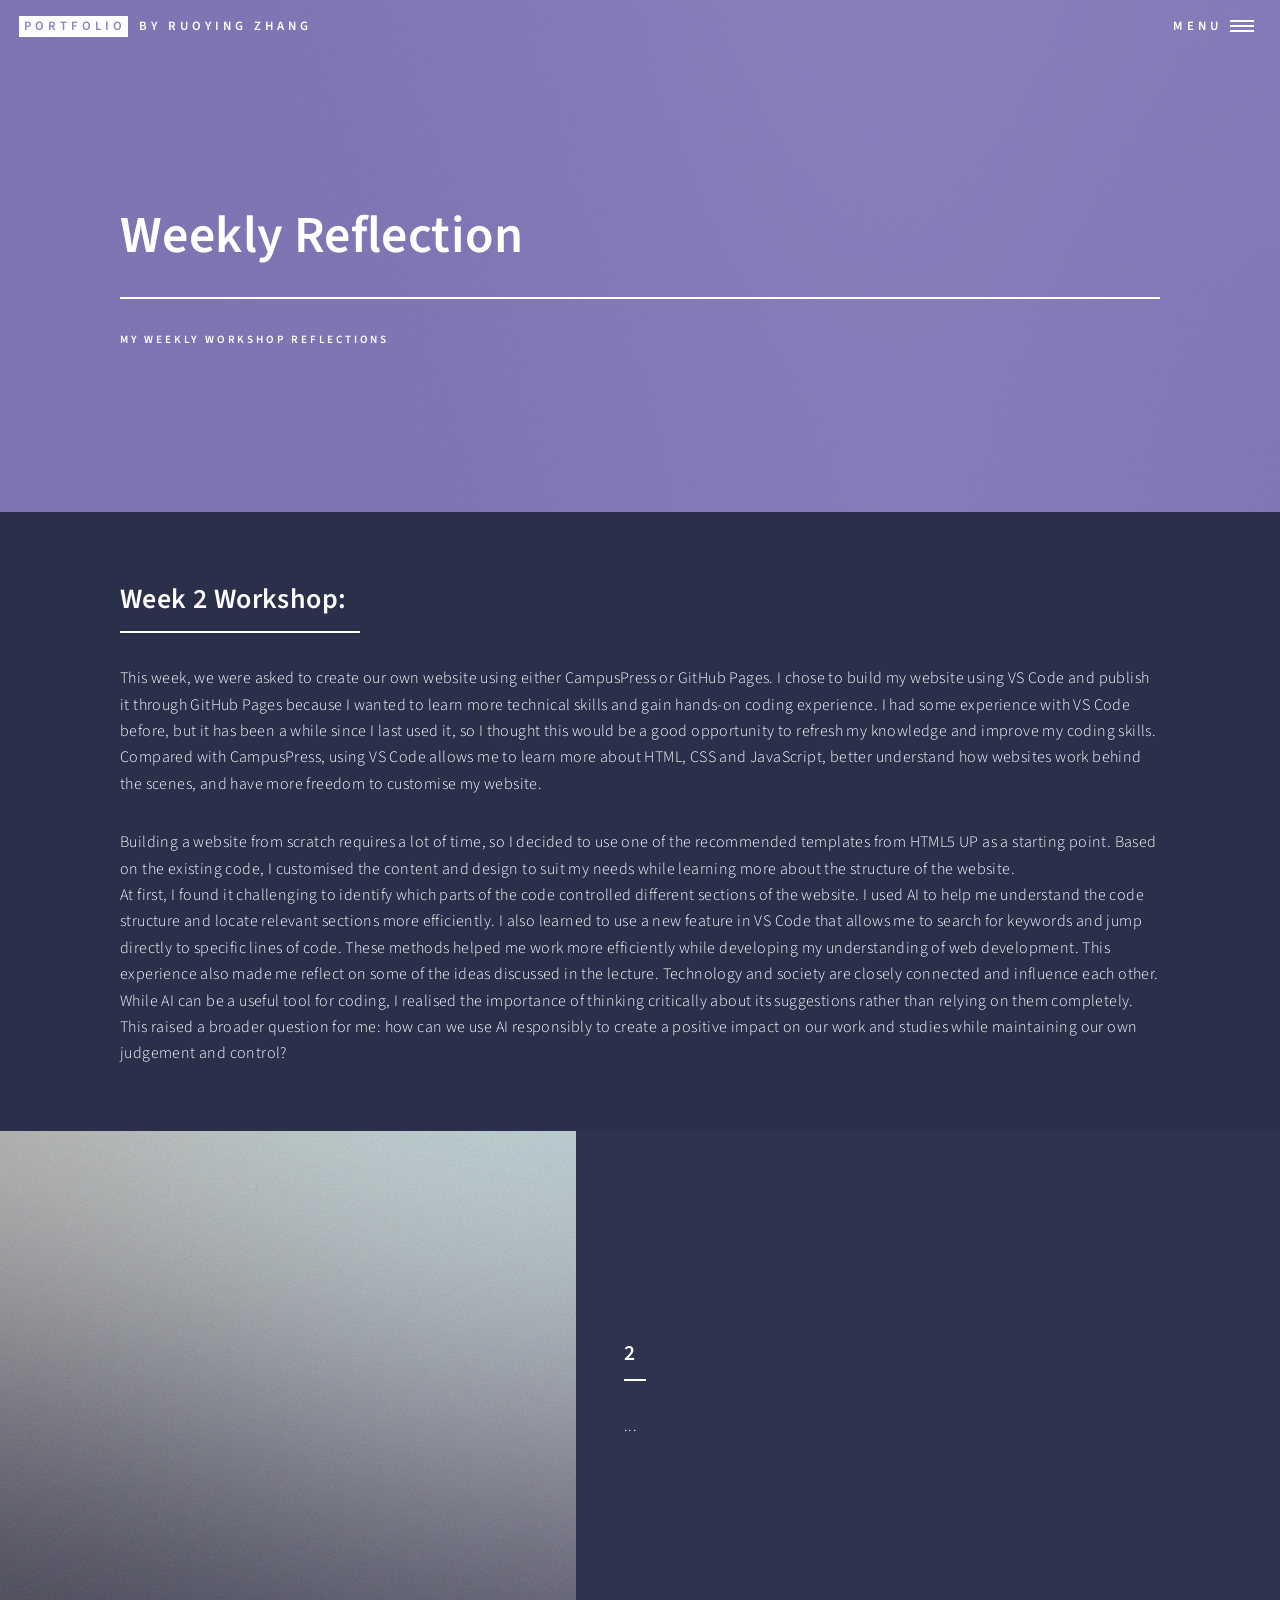
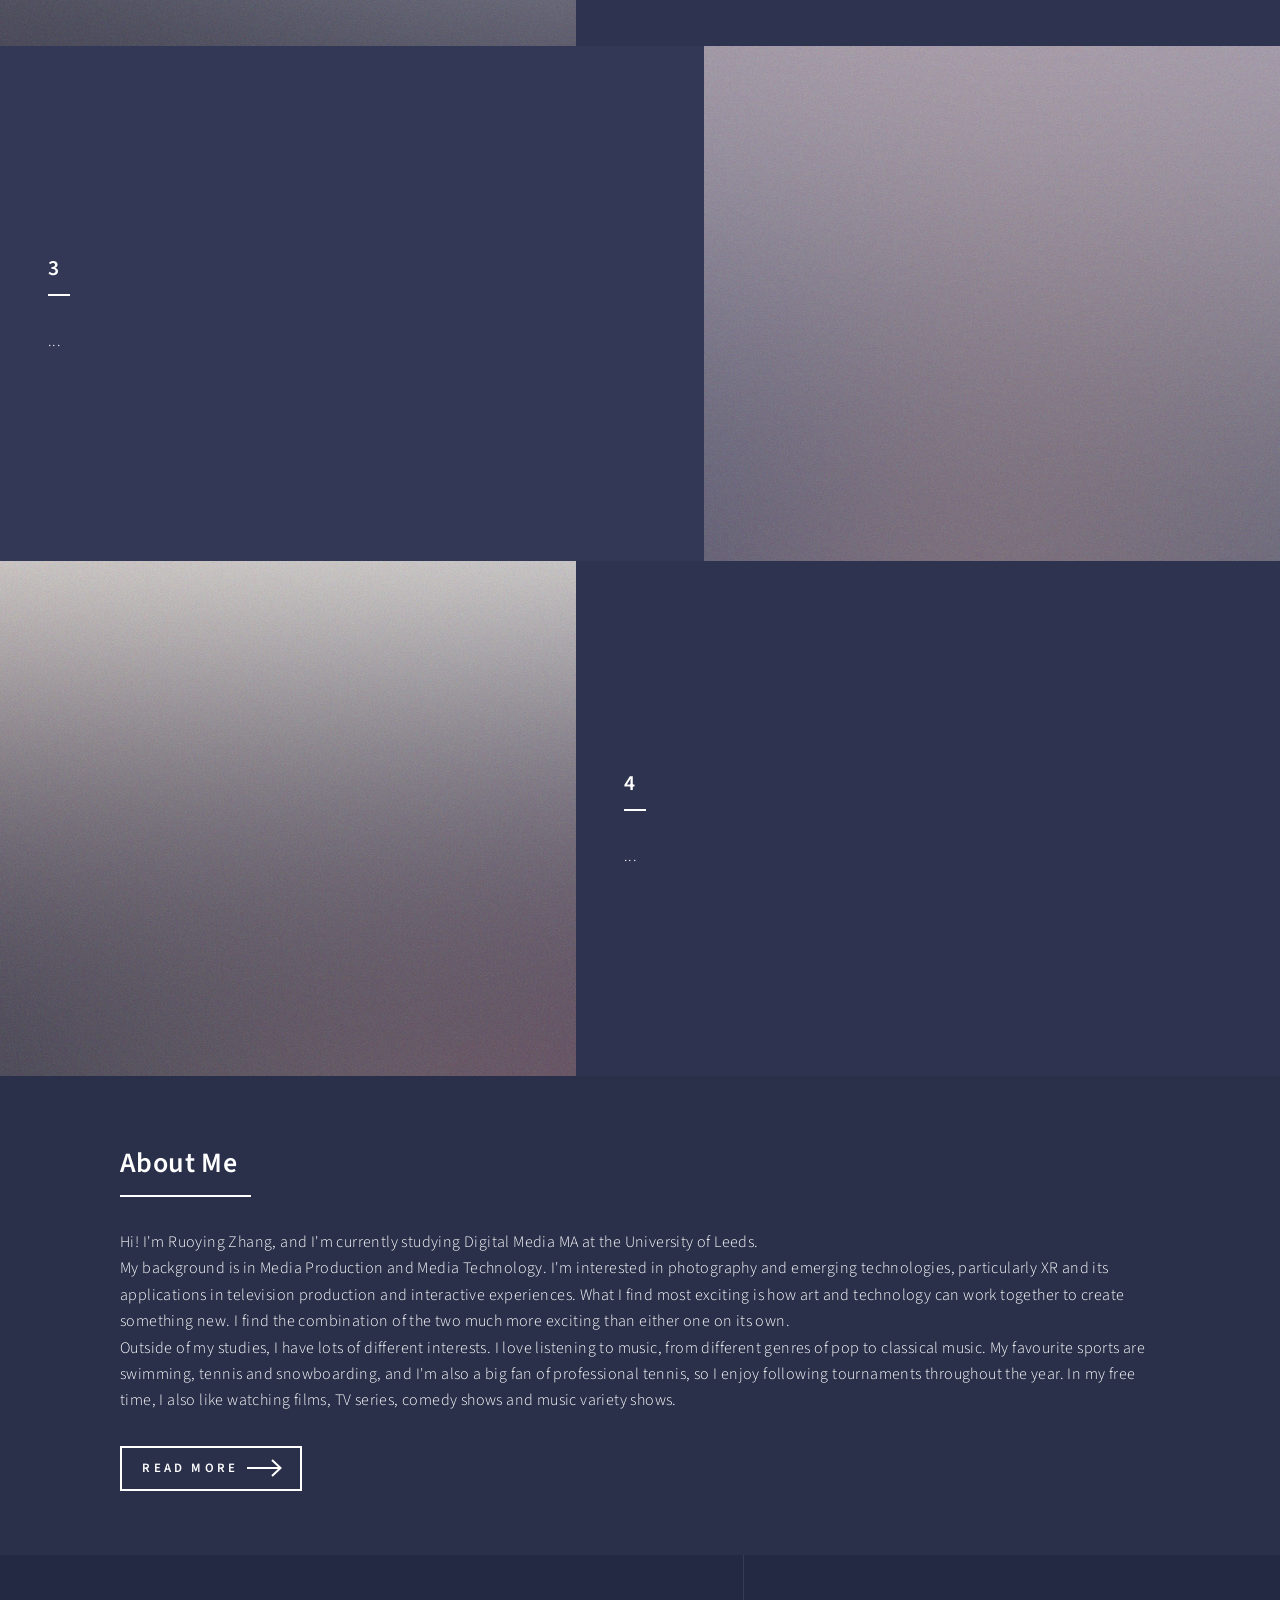
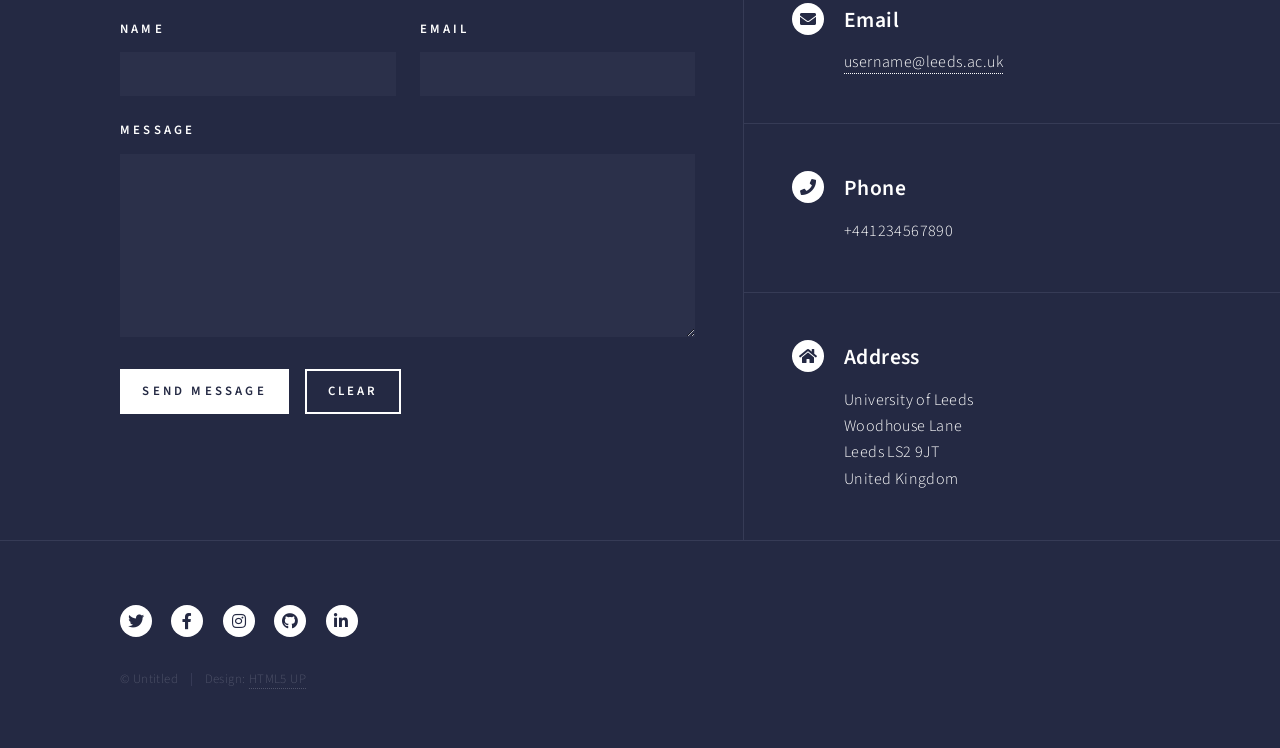
<file: comm5780-portfolio/landing.html>
<!DOCTYPE HTML>
<!--
	Forty by HTML5 UP
	html5up.net | @ajlkn
	Free for personal and commercial use under the CCA 3.0 license (html5up.net/license)
-->
<html>
	<head>
		<title>Weekly Reflection | Digital Media Portfolio</title>
		<meta charset="utf-8" />
		<meta name="viewport" content="width=device-width, initial-scale=1, user-scalable=no" />
		<link rel="stylesheet" href="assets/css/main.css" />
		<noscript><link rel="stylesheet" href="assets/css/noscript.css" /></noscript>
	</head>
	<body class="is-preload">

		<!-- Wrapper -->
			<div id="wrapper">

				<!-- Header -->
				<!-- Note: The "styleN" class below should match that of the banner element. -->
					<header id="header" class="alt style2">
						<a href="index.html" class="logo"><strong>Portfolio</strong> <span>by Ruoying Zhang</span></a>
						<nav>
							<a href="#menu">Menu</a>
						</nav>
					</header>

				<!-- Menu -->
					<nav id="menu">
						<ul class="links">
							<li><a href="index.html">Home</a></li>
							<li><a href="landing.html">Weekly Reflection</a></li>
							<li><a href="generic.html">About Me</a></li>
							
						</ul>
						<ul class="actions stacked">
							<li><a href="#" class="button primary fit">Get Started</a></li>
							<li><a href="#" class="button fit">Log In</a></li>
						</ul>
					</nav>

				<!-- Banner -->
				<!-- Note: The "styleN" class below should match that of the header element. -->
					<section id="banner" class="style2">
						<div class="inner">
							<span class="image">
								<img src="images/pic07.jpg" alt="" />
							</span>
							<header class="major">
								<h1>Weekly Reflection</h1>
							</header>
							<div class="content">
								<p>My weekly workshop reflections</p>
							</div>
						</div>
					</section>

				<!-- Main -->
					<div id="main">

						<!-- One -->
							<section id="one">
								<div class="inner">
									<header class="major">
										<h2>Week 2 Workshop:</h2>
									</header>
									<p>This week, we were asked to create our own website using either CampusPress or GitHub Pages. I chose to build my website using VS Code and publish it through GitHub Pages because I wanted to learn more technical skills and gain hands-on coding experience. I had some experience with VS Code before, but it has been a while since I last used it, so I thought this would be a good opportunity to refresh my knowledge and improve my coding skills. Compared with CampusPress, using VS Code allows me to learn more about HTML, CSS and JavaScript, better understand how websites work behind the scenes, and have more freedom to customise my website.</br>
									<p></p>
									Building a website from scratch requires a lot of time, so I decided to use one of the recommended templates from HTML5 UP as a starting point. Based on the existing code, I customised the content and design to suit my needs while learning more about the structure of the website.</br>
								
									At first, I found it challenging to identify which parts of the code controlled different sections of the website. I used AI to help me understand the code structure and locate relevant sections more efficiently. I also learned to use a new feature in VS Code that allows me to search for keywords and jump directly to specific lines of code. These methods helped me work more efficiently while developing my understanding of web development. This experience also made me reflect on some of the ideas discussed in the lecture. Technology and society are closely connected and influence each other. While AI can be a useful tool for coding, I realised the importance of thinking critically about its suggestions rather than relying on them completely. This raised a broader question for me: how can we use AI responsibly to create a positive impact on our work and studies while maintaining our own judgement and control?
									</p>
								</div>
							</section>

						<!-- Two -->
							<section id="two" class="spotlights">
								<section>
									<a href="generic.html" class="image">
										<img src="images/pic08.jpg" alt="" data-position="center center" />
									</a>
									<div class="content">
										<div class="inner">
											<header class="major">
												<h3>2</h3>
											</header>
											<p>...</p>
											
										</div>
									</div>
								</section>
								<section>
									<a href="generic.html" class="image">
										<img src="images/pic09.jpg" alt="" data-position="top center" />
									</a>
									<div class="content">
										<div class="inner">
											<header class="major">
												<h3>3</h3>
											</header>
											<p>...</p>
											
										</div>
									</div>
								</section>
								<section>
									<a href="generic.html" class="image">
										<img src="images/pic10.jpg" alt="" data-position="25% 25%" />
									</a>
									<div class="content">
										<div class="inner">
											<header class="major">
												<h3>4</h3>
											</header>
											<p>...</p>
											
										</div>
									</div>
								</section>
							</section>

						<!-- Three -->
							<section id="three">
								<div class="inner">
									<header class="major">
										<h2>About Me</h2>
									</header>
									<p>Hi! I'm Ruoying Zhang, and I'm currently studying Digital Media MA at the University of Leeds.<br />
										 My background is in Media Production and Media Technology. I'm interested in photography and emerging technologies, particularly XR and its applications in television production and interactive experiences. What I find most exciting is how art and technology can work together to create something new. I find the combination of the two much more exciting than either one on its own. <br />
										 Outside of my studies, I have lots of different interests. I love listening to music, from different genres of pop to classical music. My favourite sports are swimming, tennis and snowboarding, and I'm also a big fan of professional tennis, so I enjoy following tournaments throughout the year. In my free time, I also like watching films, TV series, comedy shows and music variety shows.</p>
									<ul class="actions">
										<li><a href="generic.html" class="button next">Read More</a></li>
									</ul>
								</div>
							</section>

					</div>

				<!-- Contact -->
					<section id="contact">
						<div class="inner">
							<section>
								<form method="post" action="#">
									<div class="fields">
										<div class="field half">
											<label for="name">Name</label>
											<input type="text" name="name" id="name" />
										</div>
										<div class="field half">
											<label for="email">Email</label>
											<input type="text" name="email" id="email" />
										</div>
										<div class="field">
											<label for="message">Message</label>
											<textarea name="message" id="message" rows="6"></textarea>
										</div>
									</div>
									<ul class="actions">
										<li><input type="submit" value="Send Message" class="primary" /></li>
										<li><input type="reset" value="Clear" /></li>
									</ul>
								</form>
							</section>
							<section class="split">
								<section>
									<div class="contact-method">
										<span class="icon solid alt fa-envelope"></span>
										<h3>Email</h3>
										<a href="#">username@leeds.ac.uk</a>
									</div>
								</section>
								<section>
									<div class="contact-method">
										<span class="icon solid alt fa-phone"></span>
										<h3>Phone</h3>
										<span>+441234567890</span>
									</div>
								</section>
								<section>
									<div class="contact-method">
										<span class="icon solid alt fa-home"></span>
										<h3>Address</h3>
										<span>University of Leeds<br />
										Woodhouse Lane<br />
										Leeds LS2 9JT<br />
										United Kingdom</span>
									</div>
								</section>
							</section>
						</div>
					</section>

				<!-- Footer -->
					<footer id="footer">
						<div class="inner">
							<ul class="icons">
								<li><a href="#" class="icon brands alt fa-twitter"><span class="label">Twitter</span></a></li>
								<li><a href="#" class="icon brands alt fa-facebook-f"><span class="label">Facebook</span></a></li>
								<li><a href="#" class="icon brands alt fa-instagram"><span class="label">Instagram</span></a></li>
								<li><a href="#" class="icon brands alt fa-github"><span class="label">GitHub</span></a></li>
								<li><a href="#" class="icon brands alt fa-linkedin-in"><span class="label">LinkedIn</span></a></li>
							</ul>
							<ul class="copyright">
								<li>&copy; Untitled</li><li>Design: <a href="https://html5up.net">HTML5 UP</a></li>
							</ul>
						</div>
					</footer>

			</div>

		<!-- Scripts -->
			<script src="assets/js/jquery.min.js"></script>
			<script src="assets/js/jquery.scrolly.min.js"></script>
			<script src="assets/js/jquery.scrollex.min.js"></script>
			<script src="assets/js/browser.min.js"></script>
			<script src="assets/js/breakpoints.min.js"></script>
			<script src="assets/js/util.js"></script>
			<script src="assets/js/main.js"></script>

	</body>
</html>
</file>
<file: assets/css/noscript.css>
/*
	Forty by HTML5 UP
	html5up.net | @ajlkn
	Free for personal and commercial use under the CCA 3.0 license (html5up.net/license)
*/

/* Banner */

	body.is-preload #banner:after {
		opacity: 0.85;
	}

	body.is-preload #banner > .inner {
		-moz-filter: none;
		-webkit-filter: none;
		-ms-filter: none;
		filter: none;
		-moz-transform: none;
		-webkit-transform: none;
		-ms-transform: none;
		transform: none;
		opacity: 1;
	}
</file>
<file: comm5780-portfolio/assets/css/noscript.css>
/*
	Forty by HTML5 UP
	html5up.net | @ajlkn
	Free for personal and commercial use under the CCA 3.0 license (html5up.net/license)
*/

/* Banner */

	body.is-preload #banner:after {
		opacity: 0.85;
	}

	body.is-preload #banner > .inner {
		-moz-filter: none;
		-webkit-filter: none;
		-ms-filter: none;
		filter: none;
		-moz-transform: none;
		-webkit-transform: none;
		-ms-transform: none;
		transform: none;
		opacity: 1;
	}
</file>
<file: assets/css/main.css>
@import url(fontawesome-all.min.css);
@import url("https://fonts.googleapis.com/css?family=Source+Sans+Pro:300,300italic,600,600italic");

/*
	Forty by HTML5 UP
	html5up.net | @ajlkn
	Free for personal and commercial use under the CCA 3.0 license (html5up.net/license)
*/

html, body, div, span, applet, object,
iframe, h1, h2, h3, h4, h5, h6, p, blockquote,
pre, a, abbr, acronym, address, big, cite,
code, del, dfn, em, img, ins, kbd, q, s, samp,
small, strike, strong, sub, sup, tt, var, b,
u, i, center, dl, dt, dd, ol, ul, li, fieldset,
form, label, legend, table, caption, tbody,
tfoot, thead, tr, th, td, article, aside,
canvas, details, embed, figure, figcaption,
footer, header, hgroup, menu, nav, output, ruby,
section, summary, time, mark, audio, video {
	margin: 0;
	padding: 0;
	border: 0;
	font-size: 100%;
	font: inherit;
	vertical-align: baseline;}

article, aside, details, figcaption, figure,
footer, header, hgroup, menu, nav, section {
	display: block;}

body {
	line-height: 1;
}

ol, ul {
	list-style: none;
}

blockquote, q {
	quotes: none;
}

	blockquote:before, blockquote:after, q:before, q:after {
		content: '';
		content: none;
	}

table {
	border-collapse: collapse;
	border-spacing: 0;
}

body {
	-webkit-text-size-adjust: none;
}

mark {
	background-color: transparent;
	color: inherit;
}

input::-moz-focus-inner {
	border: 0;
	padding: 0;
}

input, select, textarea {
	-moz-appearance: none;
	-webkit-appearance: none;
	-ms-appearance: none;
	appearance: none;
}

/* Basic */

	@-ms-viewport {
		width: device-width;
	}

	body {
		-ms-overflow-style: scrollbar;
	}

	@media screen and (max-width: 480px) {

		html, body {
			min-width: 320px;
		}

	}

	html {
		box-sizing: border-box;
	}

	*, *:before, *:after {
		box-sizing: inherit;
	}

	body {
		background: #242943;
	}

		body.is-preload *, body.is-preload *:before, body.is-preload *:after {
			-moz-animation: none !important;
			-webkit-animation: none !important;
			-ms-animation: none !important;
			animation: none !important;
			-moz-transition: none !important;
			-webkit-transition: none !important;
			-ms-transition: none !important;
			transition: none !important;
		}

/* Type */

	body, input, select, textarea {
		color: #ffffff;
		font-family: "Source Sans Pro", Helvetica, sans-serif;
		font-size: 17pt;
		font-weight: 300;
		letter-spacing: 0.025em;
		line-height: 1.65;
	}

		@media screen and (max-width: 1680px) {

			body, input, select, textarea {
				font-size: 14pt;
			}

		}

		@media screen and (max-width: 1280px) {

			body, input, select, textarea {
				font-size: 12pt;
			}

		}

		@media screen and (max-width: 360px) {

			body, input, select, textarea {
				font-size: 11pt;
			}

		}

	a {
		-moz-transition: color 0.2s ease-in-out, border-bottom-color 0.2s ease-in-out;
		-webkit-transition: color 0.2s ease-in-out, border-bottom-color 0.2s ease-in-out;
		-ms-transition: color 0.2s ease-in-out, border-bottom-color 0.2s ease-in-out;
		transition: color 0.2s ease-in-out, border-bottom-color 0.2s ease-in-out;
		border-bottom: dotted 1px;
		color: inherit;
		text-decoration: none;
	}

		a:hover {
			border-bottom-color: transparent;
			color: #9bf1ff !important;
		}

		a:active {
			color: #53e3fb !important;
		}

	strong, b {
		color: #ffffff;
		font-weight: 600;
	}

	em, i {
		font-style: italic;
	}

	p {
		margin: 0 0 2em 0;
	}

	h1, h2, h3, h4, h5, h6 {
		color: #ffffff;
		font-weight: 600;
		line-height: 1.65;
		margin: 0 0 1em 0;
	}

		h1 a, h2 a, h3 a, h4 a, h5 a, h6 a {
			color: inherit;
			border-bottom: 0;
		}

	h1 {
		font-size: 2.5em;
	}

	h2 {
		font-size: 1.75em;
	}

	h3 {
		font-size: 1.35em;
	}

	h4 {
		font-size: 1.1em;
	}

	h5 {
		font-size: 0.9em;
	}

	h6 {
		font-size: 0.7em;
	}

	@media screen and (max-width: 736px) {

		h1 {
			font-size: 2em;
		}

		h2 {
			font-size: 1.5em;
		}

		h3 {
			font-size: 1.25em;
		}

	}

	sub {
		font-size: 0.8em;
		position: relative;
		top: 0.5em;
	}

	sup {
		font-size: 0.8em;
		position: relative;
		top: -0.5em;
	}

	blockquote {
		border-left: solid 4px rgba(212, 212, 255, 0.1);
		font-style: italic;
		margin: 0 0 2em 0;
		padding: 0.5em 0 0.5em 2em;
	}

	code {
		background: rgba(212, 212, 255, 0.035);
		font-family: "Courier New", monospace;
		font-size: 0.9em;
		margin: 0 0.25em;
		padding: 0.25em 0.65em;
	}

	pre {
		-webkit-overflow-scrolling: touch;
		font-family: "Courier New", monospace;
		font-size: 0.9em;
		margin: 0 0 2em 0;
	}

		pre code {
			display: block;
			line-height: 1.75;
			padding: 1em 1.5em;
			overflow-x: auto;
		}

	hr {
		border: 0;
		border-bottom: solid 1px rgba(212, 212, 255, 0.1);
		margin: 2em 0;
	}

		hr.major {
			margin: 3em 0;
		}

	.align-left {
		text-align: left;
	}

	.align-center {
		text-align: center;
	}

	.align-right {
		text-align: right;
	}

/* Row */

	.row {
		display: flex;
		flex-wrap: wrap;
		box-sizing: border-box;
		align-items: stretch;
	}

		.row > * {
			box-sizing: border-box;
		}

		.row.gtr-uniform > * > :last-child {
			margin-bottom: 0;
		}

		.row.aln-left {
			justify-content: flex-start;
		}

		.row.aln-center {
			justify-content: center;
		}

		.row.aln-right {
			justify-content: flex-end;
		}

		.row.aln-top {
			align-items: flex-start;
		}

		.row.aln-middle {
			align-items: center;
		}

		.row.aln-bottom {
			align-items: flex-end;
		}

		.row > .imp {
			order: -1;
		}

		.row > .col-1 {
			width: 8.33333%;
		}

		.row > .off-1 {
			margin-left: 8.33333%;
		}

		.row > .col-2 {
			width: 16.66667%;
		}

		.row > .off-2 {
			margin-left: 16.66667%;
		}

		.row > .col-3 {
			width: 25%;
		}

		.row > .off-3 {
			margin-left: 25%;
		}

		.row > .col-4 {
			width: 33.33333%;
		}

		.row > .off-4 {
			margin-left: 33.33333%;
		}

		.row > .col-5 {
			width: 41.66667%;
		}

		.row > .off-5 {
			margin-left: 41.66667%;
		}

		.row > .col-6 {
			width: 50%;
		}

		.row > .off-6 {
			margin-left: 50%;
		}

		.row > .col-7 {
			width: 58.33333%;
		}

		.row > .off-7 {
			margin-left: 58.33333%;
		}

		.row > .col-8 {
			width: 66.66667%;
		}

		.row > .off-8 {
			margin-left: 66.66667%;
		}

		.row > .col-9 {
			width: 75%;
		}

		.row > .off-9 {
			margin-left: 75%;
		}

		.row > .col-10 {
			width: 83.33333%;
		}

		.row > .off-10 {
			margin-left: 83.33333%;
		}

		.row > .col-11 {
			width: 91.66667%;
		}

		.row > .off-11 {
			margin-left: 91.66667%;
		}

		.row > .col-12 {
			width: 100%;
		}

		.row > .off-12 {
			margin-left: 100%;
		}

		.row.gtr-0 {
			margin-top: 0;
			margin-left: 0em;
		}

			.row.gtr-0 > * {
				padding: 0 0 0 0em;
			}

			.row.gtr-0.gtr-uniform {
				margin-top: 0em;
			}

				.row.gtr-0.gtr-uniform > * {
					padding-top: 0em;
				}

		.row.gtr-25 {
			margin-top: 0;
			margin-left: -0.5em;
		}

			.row.gtr-25 > * {
				padding: 0 0 0 0.5em;
			}

			.row.gtr-25.gtr-uniform {
				margin-top: -0.5em;
			}

				.row.gtr-25.gtr-uniform > * {
					padding-top: 0.5em;
				}

		.row.gtr-50 {
			margin-top: 0;
			margin-left: -1em;
		}

			.row.gtr-50 > * {
				padding: 0 0 0 1em;
			}

			.row.gtr-50.gtr-uniform {
				margin-top: -1em;
			}

				.row.gtr-50.gtr-uniform > * {
					padding-top: 1em;
				}

		.row {
			margin-top: 0;
			margin-left: -2em;
		}

			.row > * {
				padding: 0 0 0 2em;
			}

			.row.gtr-uniform {
				margin-top: -2em;
			}

				.row.gtr-uniform > * {
					padding-top: 2em;
				}

		.row.gtr-150 {
			margin-top: 0;
			margin-left: -3em;
		}

			.row.gtr-150 > * {
				padding: 0 0 0 3em;
			}

			.row.gtr-150.gtr-uniform {
				margin-top: -3em;
			}

				.row.gtr-150.gtr-uniform > * {
					padding-top: 3em;
				}

		.row.gtr-200 {
			margin-top: 0;
			margin-left: -4em;
		}

			.row.gtr-200 > * {
				padding: 0 0 0 4em;
			}

			.row.gtr-200.gtr-uniform {
				margin-top: -4em;
			}

				.row.gtr-200.gtr-uniform > * {
					padding-top: 4em;
				}

		@media screen and (max-width: 1680px) {

			.row {
				display: flex;
				flex-wrap: wrap;
				box-sizing: border-box;
				align-items: stretch;
			}

				.row > * {
					box-sizing: border-box;
				}

				.row.gtr-uniform > * > :last-child {
					margin-bottom: 0;
				}

				.row.aln-left {
					justify-content: flex-start;
				}

				.row.aln-center {
					justify-content: center;
				}

				.row.aln-right {
					justify-content: flex-end;
				}

				.row.aln-top {
					align-items: flex-start;
				}

				.row.aln-middle {
					align-items: center;
				}

				.row.aln-bottom {
					align-items: flex-end;
				}

				.row > .imp-xlarge {
					order: -1;
				}

				.row > .col-1-xlarge {
					width: 8.33333%;
				}

				.row > .off-1-xlarge {
					margin-left: 8.33333%;
				}

				.row > .col-2-xlarge {
					width: 16.66667%;
				}

				.row > .off-2-xlarge {
					margin-left: 16.66667%;
				}

				.row > .col-3-xlarge {
					width: 25%;
				}

				.row > .off-3-xlarge {
					margin-left: 25%;
				}

				.row > .col-4-xlarge {
					width: 33.33333%;
				}

				.row > .off-4-xlarge {
					margin-left: 33.33333%;
				}

				.row > .col-5-xlarge {
					width: 41.66667%;
				}

				.row > .off-5-xlarge {
					margin-left: 41.66667%;
				}

				.row > .col-6-xlarge {
					width: 50%;
				}

				.row > .off-6-xlarge {
					margin-left: 50%;
				}

				.row > .col-7-xlarge {
					width: 58.33333%;
				}

				.row > .off-7-xlarge {
					margin-left: 58.33333%;
				}

				.row > .col-8-xlarge {
					width: 66.66667%;
				}

				.row > .off-8-xlarge {
					margin-left: 66.66667%;
				}

				.row > .col-9-xlarge {
					width: 75%;
				}

				.row > .off-9-xlarge {
					margin-left: 75%;
				}

				.row > .col-10-xlarge {
					width: 83.33333%;
				}

				.row > .off-10-xlarge {
					margin-left: 83.33333%;
				}

				.row > .col-11-xlarge {
					width: 91.66667%;
				}

				.row > .off-11-xlarge {
					margin-left: 91.66667%;
				}

				.row > .col-12-xlarge {
					width: 100%;
				}

				.row > .off-12-xlarge {
					margin-left: 100%;
				}

				.row.gtr-0 {
					margin-top: 0;
					margin-left: 0em;
				}

					.row.gtr-0 > * {
						padding: 0 0 0 0em;
					}

					.row.gtr-0.gtr-uniform {
						margin-top: 0em;
					}

						.row.gtr-0.gtr-uniform > * {
							padding-top: 0em;
						}

				.row.gtr-25 {
					margin-top: 0;
					margin-left: -0.5em;
				}

					.row.gtr-25 > * {
						padding: 0 0 0 0.5em;
					}

					.row.gtr-25.gtr-uniform {
						margin-top: -0.5em;
					}

						.row.gtr-25.gtr-uniform > * {
							padding-top: 0.5em;
						}

				.row.gtr-50 {
					margin-top: 0;
					margin-left: -1em;
				}

					.row.gtr-50 > * {
						padding: 0 0 0 1em;
					}

					.row.gtr-50.gtr-uniform {
						margin-top: -1em;
					}

						.row.gtr-50.gtr-uniform > * {
							padding-top: 1em;
						}

				.row {
					margin-top: 0;
					margin-left: -2em;
				}

					.row > * {
						padding: 0 0 0 2em;
					}

					.row.gtr-uniform {
						margin-top: -2em;
					}

						.row.gtr-uniform > * {
							padding-top: 2em;
						}

				.row.gtr-150 {
					margin-top: 0;
					margin-left: -3em;
				}

					.row.gtr-150 > * {
						padding: 0 0 0 3em;
					}

					.row.gtr-150.gtr-uniform {
						margin-top: -3em;
					}

						.row.gtr-150.gtr-uniform > * {
							padding-top: 3em;
						}

				.row.gtr-200 {
					margin-top: 0;
					margin-left: -4em;
				}

					.row.gtr-200 > * {
						padding: 0 0 0 4em;
					}

					.row.gtr-200.gtr-uniform {
						margin-top: -4em;
					}

						.row.gtr-200.gtr-uniform > * {
							padding-top: 4em;
						}

		}

		@media screen and (max-width: 1280px) {

			.row {
				display: flex;
				flex-wrap: wrap;
				box-sizing: border-box;
				align-items: stretch;
			}

				.row > * {
					box-sizing: border-box;
				}

				.row.gtr-uniform > * > :last-child {
					margin-bottom: 0;
				}

				.row.aln-left {
					justify-content: flex-start;
				}

				.row.aln-center {
					justify-content: center;
				}

				.row.aln-right {
					justify-content: flex-end;
				}

				.row.aln-top {
					align-items: flex-start;
				}

				.row.aln-middle {
					align-items: center;
				}

				.row.aln-bottom {
					align-items: flex-end;
				}

				.row > .imp-large {
					order: -1;
				}

				.row > .col-1-large {
					width: 8.33333%;
				}

				.row > .off-1-large {
					margin-left: 8.33333%;
				}

				.row > .col-2-large {
					width: 16.66667%;
				}

				.row > .off-2-large {
					margin-left: 16.66667%;
				}

				.row > .col-3-large {
					width: 25%;
				}

				.row > .off-3-large {
					margin-left: 25%;
				}

				.row > .col-4-large {
					width: 33.33333%;
				}

				.row > .off-4-large {
					margin-left: 33.33333%;
				}

				.row > .col-5-large {
					width: 41.66667%;
				}

				.row > .off-5-large {
					margin-left: 41.66667%;
				}

				.row > .col-6-large {
					width: 50%;
				}

				.row > .off-6-large {
					margin-left: 50%;
				}

				.row > .col-7-large {
					width: 58.33333%;
				}

				.row > .off-7-large {
					margin-left: 58.33333%;
				}

				.row > .col-8-large {
					width: 66.66667%;
				}

				.row > .off-8-large {
					margin-left: 66.66667%;
				}

				.row > .col-9-large {
					width: 75%;
				}

				.row > .off-9-large {
					margin-left: 75%;
				}

				.row > .col-10-large {
					width: 83.33333%;
				}

				.row > .off-10-large {
					margin-left: 83.33333%;
				}

				.row > .col-11-large {
					width: 91.66667%;
				}

				.row > .off-11-large {
					margin-left: 91.66667%;
				}

				.row > .col-12-large {
					width: 100%;
				}

				.row > .off-12-large {
					margin-left: 100%;
				}

				.row.gtr-0 {
					margin-top: 0;
					margin-left: 0em;
				}

					.row.gtr-0 > * {
						padding: 0 0 0 0em;
					}

					.row.gtr-0.gtr-uniform {
						margin-top: 0em;
					}

						.row.gtr-0.gtr-uniform > * {
							padding-top: 0em;
						}

				.row.gtr-25 {
					margin-top: 0;
					margin-left: -0.375em;
				}

					.row.gtr-25 > * {
						padding: 0 0 0 0.375em;
					}

					.row.gtr-25.gtr-uniform {
						margin-top: -0.375em;
					}

						.row.gtr-25.gtr-uniform > * {
							padding-top: 0.375em;
						}

				.row.gtr-50 {
					margin-top: 0;
					margin-left: -0.75em;
				}

					.row.gtr-50 > * {
						padding: 0 0 0 0.75em;
					}

					.row.gtr-50.gtr-uniform {
						margin-top: -0.75em;
					}

						.row.gtr-50.gtr-uniform > * {
							padding-top: 0.75em;
						}

				.row {
					margin-top: 0;
					margin-left: -1.5em;
				}

					.row > * {
						padding: 0 0 0 1.5em;
					}

					.row.gtr-uniform {
						margin-top: -1.5em;
					}

						.row.gtr-uniform > * {
							padding-top: 1.5em;
						}

				.row.gtr-150 {
					margin-top: 0;
					margin-left: -2.25em;
				}

					.row.gtr-150 > * {
						padding: 0 0 0 2.25em;
					}

					.row.gtr-150.gtr-uniform {
						margin-top: -2.25em;
					}

						.row.gtr-150.gtr-uniform > * {
							padding-top: 2.25em;
						}

				.row.gtr-200 {
					margin-top: 0;
					margin-left: -3em;
				}

					.row.gtr-200 > * {
						padding: 0 0 0 3em;
					}

					.row.gtr-200.gtr-uniform {
						margin-top: -3em;
					}

						.row.gtr-200.gtr-uniform > * {
							padding-top: 3em;
						}

		}

		@media screen and (max-width: 980px) {

			.row {
				display: flex;
				flex-wrap: wrap;
				box-sizing: border-box;
				align-items: stretch;
			}

				.row > * {
					box-sizing: border-box;
				}

				.row.gtr-uniform > * > :last-child {
					margin-bottom: 0;
				}

				.row.aln-left {
					justify-content: flex-start;
				}

				.row.aln-center {
					justify-content: center;
				}

				.row.aln-right {
					justify-content: flex-end;
				}

				.row.aln-top {
					align-items: flex-start;
				}

				.row.aln-middle {
					align-items: center;
				}

				.row.aln-bottom {
					align-items: flex-end;
				}

				.row > .imp-medium {
					order: -1;
				}

				.row > .col-1-medium {
					width: 8.33333%;
				}

				.row > .off-1-medium {
					margin-left: 8.33333%;
				}

				.row > .col-2-medium {
					width: 16.66667%;
				}

				.row > .off-2-medium {
					margin-left: 16.66667%;
				}

				.row > .col-3-medium {
					width: 25%;
				}

				.row > .off-3-medium {
					margin-left: 25%;
				}

				.row > .col-4-medium {
					width: 33.33333%;
				}

				.row > .off-4-medium {
					margin-left: 33.33333%;
				}

				.row > .col-5-medium {
					width: 41.66667%;
				}

				.row > .off-5-medium {
					margin-left: 41.66667%;
				}

				.row > .col-6-medium {
					width: 50%;
				}

				.row > .off-6-medium {
					margin-left: 50%;
				}

				.row > .col-7-medium {
					width: 58.33333%;
				}

				.row > .off-7-medium {
					margin-left: 58.33333%;
				}

				.row > .col-8-medium {
					width: 66.66667%;
				}

				.row > .off-8-medium {
					margin-left: 66.66667%;
				}

				.row > .col-9-medium {
					width: 75%;
				}

				.row > .off-9-medium {
					margin-left: 75%;
				}

				.row > .col-10-medium {
					width: 83.33333%;
				}

				.row > .off-10-medium {
					margin-left: 83.33333%;
				}

				.row > .col-11-medium {
					width: 91.66667%;
				}

				.row > .off-11-medium {
					margin-left: 91.66667%;
				}

				.row > .col-12-medium {
					width: 100%;
				}

				.row > .off-12-medium {
					margin-left: 100%;
				}

				.row.gtr-0 {
					margin-top: 0;
					margin-left: 0em;
				}

					.row.gtr-0 > * {
						padding: 0 0 0 0em;
					}

					.row.gtr-0.gtr-uniform {
						margin-top: 0em;
					}

						.row.gtr-0.gtr-uniform > * {
							padding-top: 0em;
						}

				.row.gtr-25 {
					margin-top: 0;
					margin-left: -0.375em;
				}

					.row.gtr-25 > * {
						padding: 0 0 0 0.375em;
					}

					.row.gtr-25.gtr-uniform {
						margin-top: -0.375em;
					}

						.row.gtr-25.gtr-uniform > * {
							padding-top: 0.375em;
						}

				.row.gtr-50 {
					margin-top: 0;
					margin-left: -0.75em;
				}

					.row.gtr-50 > * {
						padding: 0 0 0 0.75em;
					}

					.row.gtr-50.gtr-uniform {
						margin-top: -0.75em;
					}

						.row.gtr-50.gtr-uniform > * {
							padding-top: 0.75em;
						}

				.row {
					margin-top: 0;
					margin-left: -1.5em;
				}

					.row > * {
						padding: 0 0 0 1.5em;
					}

					.row.gtr-uniform {
						margin-top: -1.5em;
					}

						.row.gtr-uniform > * {
							padding-top: 1.5em;
						}

				.row.gtr-150 {
					margin-top: 0;
					margin-left: -2.25em;
				}

					.row.gtr-150 > * {
						padding: 0 0 0 2.25em;
					}

					.row.gtr-150.gtr-uniform {
						margin-top: -2.25em;
					}

						.row.gtr-150.gtr-uniform > * {
							padding-top: 2.25em;
						}

				.row.gtr-200 {
					margin-top: 0;
					margin-left: -3em;
				}

					.row.gtr-200 > * {
						padding: 0 0 0 3em;
					}

					.row.gtr-200.gtr-uniform {
						margin-top: -3em;
					}

						.row.gtr-200.gtr-uniform > * {
							padding-top: 3em;
						}

		}

		@media screen and (max-width: 736px) {

			.row {
				display: flex;
				flex-wrap: wrap;
				box-sizing: border-box;
				align-items: stretch;
			}

				.row > * {
					box-sizing: border-box;
				}

				.row.gtr-uniform > * > :last-child {
					margin-bottom: 0;
				}

				.row.aln-left {
					justify-content: flex-start;
				}

				.row.aln-center {
					justify-content: center;
				}

				.row.aln-right {
					justify-content: flex-end;
				}

				.row.aln-top {
					align-items: flex-start;
				}

				.row.aln-middle {
					align-items: center;
				}

				.row.aln-bottom {
					align-items: flex-end;
				}

				.row > .imp-small {
					order: -1;
				}

				.row > .col-1-small {
					width: 8.33333%;
				}

				.row > .off-1-small {
					margin-left: 8.33333%;
				}

				.row > .col-2-small {
					width: 16.66667%;
				}

				.row > .off-2-small {
					margin-left: 16.66667%;
				}

				.row > .col-3-small {
					width: 25%;
				}

				.row > .off-3-small {
					margin-left: 25%;
				}

				.row > .col-4-small {
					width: 33.33333%;
				}

				.row > .off-4-small {
					margin-left: 33.33333%;
				}

				.row > .col-5-small {
					width: 41.66667%;
				}

				.row > .off-5-small {
					margin-left: 41.66667%;
				}

				.row > .col-6-small {
					width: 50%;
				}

				.row > .off-6-small {
					margin-left: 50%;
				}

				.row > .col-7-small {
					width: 58.33333%;
				}

				.row > .off-7-small {
					margin-left: 58.33333%;
				}

				.row > .col-8-small {
					width: 66.66667%;
				}

				.row > .off-8-small {
					margin-left: 66.66667%;
				}

				.row > .col-9-small {
					width: 75%;
				}

				.row > .off-9-small {
					margin-left: 75%;
				}

				.row > .col-10-small {
					width: 83.33333%;
				}

				.row > .off-10-small {
					margin-left: 83.33333%;
				}

				.row > .col-11-small {
					width: 91.66667%;
				}

				.row > .off-11-small {
					margin-left: 91.66667%;
				}

				.row > .col-12-small {
					width: 100%;
				}

				.row > .off-12-small {
					margin-left: 100%;
				}

				.row.gtr-0 {
					margin-top: 0;
					margin-left: 0em;
				}

					.row.gtr-0 > * {
						padding: 0 0 0 0em;
					}

					.row.gtr-0.gtr-uniform {
						margin-top: 0em;
					}

						.row.gtr-0.gtr-uniform > * {
							padding-top: 0em;
						}

				.row.gtr-25 {
					margin-top: 0;
					margin-left: -0.3125em;
				}

					.row.gtr-25 > * {
						padding: 0 0 0 0.3125em;
					}

					.row.gtr-25.gtr-uniform {
						margin-top: -0.3125em;
					}

						.row.gtr-25.gtr-uniform > * {
							padding-top: 0.3125em;
						}

				.row.gtr-50 {
					margin-top: 0;
					margin-left: -0.625em;
				}

					.row.gtr-50 > * {
						padding: 0 0 0 0.625em;
					}

					.row.gtr-50.gtr-uniform {
						margin-top: -0.625em;
					}

						.row.gtr-50.gtr-uniform > * {
							padding-top: 0.625em;
						}

				.row {
					margin-top: 0;
					margin-left: -1.25em;
				}

					.row > * {
						padding: 0 0 0 1.25em;
					}

					.row.gtr-uniform {
						margin-top: -1.25em;
					}

						.row.gtr-uniform > * {
							padding-top: 1.25em;
						}

				.row.gtr-150 {
					margin-top: 0;
					margin-left: -1.875em;
				}

					.row.gtr-150 > * {
						padding: 0 0 0 1.875em;
					}

					.row.gtr-150.gtr-uniform {
						margin-top: -1.875em;
					}

						.row.gtr-150.gtr-uniform > * {
							padding-top: 1.875em;
						}

				.row.gtr-200 {
					margin-top: 0;
					margin-left: -2.5em;
				}

					.row.gtr-200 > * {
						padding: 0 0 0 2.5em;
					}

					.row.gtr-200.gtr-uniform {
						margin-top: -2.5em;
					}

						.row.gtr-200.gtr-uniform > * {
							padding-top: 2.5em;
						}

		}

		@media screen and (max-width: 480px) {

			.row {
				display: flex;
				flex-wrap: wrap;
				box-sizing: border-box;
				align-items: stretch;
			}

				.row > * {
					box-sizing: border-box;
				}

				.row.gtr-uniform > * > :last-child {
					margin-bottom: 0;
				}

				.row.aln-left {
					justify-content: flex-start;
				}

				.row.aln-center {
					justify-content: center;
				}

				.row.aln-right {
					justify-content: flex-end;
				}

				.row.aln-top {
					align-items: flex-start;
				}

				.row.aln-middle {
					align-items: center;
				}

				.row.aln-bottom {
					align-items: flex-end;
				}

				.row > .imp-xsmall {
					order: -1;
				}

				.row > .col-1-xsmall {
					width: 8.33333%;
				}

				.row > .off-1-xsmall {
					margin-left: 8.33333%;
				}

				.row > .col-2-xsmall {
					width: 16.66667%;
				}

				.row > .off-2-xsmall {
					margin-left: 16.66667%;
				}

				.row > .col-3-xsmall {
					width: 25%;
				}

				.row > .off-3-xsmall {
					margin-left: 25%;
				}

				.row > .col-4-xsmall {
					width: 33.33333%;
				}

				.row > .off-4-xsmall {
					margin-left: 33.33333%;
				}

				.row > .col-5-xsmall {
					width: 41.66667%;
				}

				.row > .off-5-xsmall {
					margin-left: 41.66667%;
				}

				.row > .col-6-xsmall {
					width: 50%;
				}

				.row > .off-6-xsmall {
					margin-left: 50%;
				}

				.row > .col-7-xsmall {
					width: 58.33333%;
				}

				.row > .off-7-xsmall {
					margin-left: 58.33333%;
				}

				.row > .col-8-xsmall {
					width: 66.66667%;
				}

				.row > .off-8-xsmall {
					margin-left: 66.66667%;
				}

				.row > .col-9-xsmall {
					width: 75%;
				}

				.row > .off-9-xsmall {
					margin-left: 75%;
				}

				.row > .col-10-xsmall {
					width: 83.33333%;
				}

				.row > .off-10-xsmall {
					margin-left: 83.33333%;
				}

				.row > .col-11-xsmall {
					width: 91.66667%;
				}

				.row > .off-11-xsmall {
					margin-left: 91.66667%;
				}

				.row > .col-12-xsmall {
					width: 100%;
				}

				.row > .off-12-xsmall {
					margin-left: 100%;
				}

				.row.gtr-0 {
					margin-top: 0;
					margin-left: 0em;
				}

					.row.gtr-0 > * {
						padding: 0 0 0 0em;
					}

					.row.gtr-0.gtr-uniform {
						margin-top: 0em;
					}

						.row.gtr-0.gtr-uniform > * {
							padding-top: 0em;
						}

				.row.gtr-25 {
					margin-top: 0;
					margin-left: -0.3125em;
				}

					.row.gtr-25 > * {
						padding: 0 0 0 0.3125em;
					}

					.row.gtr-25.gtr-uniform {
						margin-top: -0.3125em;
					}

						.row.gtr-25.gtr-uniform > * {
							padding-top: 0.3125em;
						}

				.row.gtr-50 {
					margin-top: 0;
					margin-left: -0.625em;
				}

					.row.gtr-50 > * {
						padding: 0 0 0 0.625em;
					}

					.row.gtr-50.gtr-uniform {
						margin-top: -0.625em;
					}

						.row.gtr-50.gtr-uniform > * {
							padding-top: 0.625em;
						}

				.row {
					margin-top: 0;
					margin-left: -1.25em;
				}

					.row > * {
						padding: 0 0 0 1.25em;
					}

					.row.gtr-uniform {
						margin-top: -1.25em;
					}

						.row.gtr-uniform > * {
							padding-top: 1.25em;
						}

				.row.gtr-150 {
					margin-top: 0;
					margin-left: -1.875em;
				}

					.row.gtr-150 > * {
						padding: 0 0 0 1.875em;
					}

					.row.gtr-150.gtr-uniform {
						margin-top: -1.875em;
					}

						.row.gtr-150.gtr-uniform > * {
							padding-top: 1.875em;
						}

				.row.gtr-200 {
					margin-top: 0;
					margin-left: -2.5em;
				}

					.row.gtr-200 > * {
						padding: 0 0 0 2.5em;
					}

					.row.gtr-200.gtr-uniform {
						margin-top: -2.5em;
					}

						.row.gtr-200.gtr-uniform > * {
							padding-top: 2.5em;
						}

		}

/* Section/Article */

	section.special, article.special {
		text-align: center;
	}

	header.major {
		width: -moz-max-content;
		width: -webkit-max-content;
		width: -ms-max-content;
		width: max-content;
		margin-bottom: 2em;
	}

		header.major > :first-child {
			margin-bottom: 0;
			width: calc(100% + 0.5em);
		}

			header.major > :first-child:after {
				content: '';
				background-color: #ffffff;
				display: block;
				height: 2px;
				margin: 0.325em 0 0.5em 0;
				width: 100%;
			}

		header.major > p {
			font-size: 0.7em;
			font-weight: 600;
			letter-spacing: 0.25em;
			margin-bottom: 0;
			text-transform: uppercase;
		}

		body.is-ie header.major > :first-child:after {
			max-width: 9em;
		}

		body.is-ie header.major > h1:after {
			max-width: 100% !important;
		}

	@media screen and (max-width: 736px) {

		header.major > p br {
			display: none;
		}

	}

/* Form */

	form {
		margin: 0 0 2em 0;
	}

		form > :last-child {
			margin-bottom: 0;
		}

		form > .fields {
			display: -moz-flex;
			display: -webkit-flex;
			display: -ms-flex;
			display: flex;
			-moz-flex-wrap: wrap;
			-webkit-flex-wrap: wrap;
			-ms-flex-wrap: wrap;
			flex-wrap: wrap;
			width: calc(100% + 3em);
			margin: -1.5em 0 2em -1.5em;
		}

			form > .fields > .field {
				-moz-flex-grow: 0;
				-webkit-flex-grow: 0;
				-ms-flex-grow: 0;
				flex-grow: 0;
				-moz-flex-shrink: 0;
				-webkit-flex-shrink: 0;
				-ms-flex-shrink: 0;
				flex-shrink: 0;
				padding: 1.5em 0 0 1.5em;
				width: calc(100% - 1.5em);
			}

				form > .fields > .field.half {
					width: calc(50% - 0.75em);
				}

				form > .fields > .field.third {
					width: calc(100%/3 - 0.5em);
				}

				form > .fields > .field.quarter {
					width: calc(25% - 0.375em);
				}

		@media screen and (max-width: 480px) {

			form > .fields {
				width: calc(100% + 3em);
				margin: -1.5em 0 2em -1.5em;
			}

				form > .fields > .field {
					padding: 1.5em 0 0 1.5em;
					width: calc(100% - 1.5em);
				}

					form > .fields > .field.half {
						width: calc(100% - 1.5em);
					}

					form > .fields > .field.third {
						width: calc(100% - 1.5em);
					}

					form > .fields > .field.quarter {
						width: calc(100% - 1.5em);
					}

		}

	label {
		color: #ffffff;
		display: block;
		font-size: 0.8em;
		font-weight: 600;
		letter-spacing: 0.25em;
		margin: 0 0 1em 0;
		text-transform: uppercase;
	}

	input[type="text"],
	input[type="password"],
	input[type="email"],
	input[type="tel"],
	input[type="search"],
	input[type="url"],
	select,
	textarea {
		-moz-appearance: none;
		-webkit-appearance: none;
		-ms-appearance: none;
		appearance: none;
		background: rgba(212, 212, 255, 0.035);
		border: none;
		border-radius: 0;
		color: inherit;
		display: block;
		outline: 0;
		padding: 0 1em;
		text-decoration: none;
		width: 100%;
	}

		input[type="text"]:invalid,
		input[type="password"]:invalid,
		input[type="email"]:invalid,
		input[type="tel"]:invalid,
		input[type="search"]:invalid,
		input[type="url"]:invalid,
		select:invalid,
		textarea:invalid {
			box-shadow: none;
		}

		input[type="text"]:focus,
		input[type="password"]:focus,
		input[type="email"]:focus,
		input[type="tel"]:focus,
		input[type="search"]:focus,
		input[type="url"]:focus,
		select:focus,
		textarea:focus {
			border-color: #9bf1ff;
			box-shadow: 0 0 0 2px #9bf1ff;
		}

	select {
		background-image: url("data:image/svg+xml;charset=utf8,%3Csvg xmlns='http://www.w3.org/2000/svg' width='40' height='40' preserveAspectRatio='none' viewBox='0 0 40 40'%3E%3Cpath d='M9.4,12.3l10.4,10.4l10.4-10.4c0.2-0.2,0.5-0.4,0.9-0.4c0.3,0,0.6,0.1,0.9,0.4l3.3,3.3c0.2,0.2,0.4,0.5,0.4,0.9 c0,0.4-0.1,0.6-0.4,0.9L20.7,31.9c-0.2,0.2-0.5,0.4-0.9,0.4c-0.3,0-0.6-0.1-0.9-0.4L4.3,17.3c-0.2-0.2-0.4-0.5-0.4-0.9 c0-0.4,0.1-0.6,0.4-0.9l3.3-3.3c0.2-0.2,0.5-0.4,0.9-0.4S9.1,12.1,9.4,12.3z' fill='rgba(212, 212, 255, 0.1)' /%3E%3C/svg%3E");
		background-size: 1.25rem;
		background-repeat: no-repeat;
		background-position: calc(100% - 1rem) center;
		height: 2.75em;
		padding-right: 2.75em;
		text-overflow: ellipsis;
	}

		select option {
			color: #ffffff;
			background: #242943;
		}

		select:focus::-ms-value {
			background-color: transparent;
		}

		select::-ms-expand {
			display: none;
		}

	input[type="text"],
	input[type="password"],
	input[type="email"],
	input[type="tel"],
	input[type="search"],
	input[type="url"],
	select {
		height: 2.75em;
	}

	textarea {
		padding: 0.75em 1em;
	}

	input[type="checkbox"],
	input[type="radio"] {
		-moz-appearance: none;
		-webkit-appearance: none;
		-ms-appearance: none;
		appearance: none;
		display: block;
		float: left;
		margin-right: -2em;
		opacity: 0;
		width: 1em;
		z-index: -1;
	}

		input[type="checkbox"] + label,
		input[type="radio"] + label {
			text-decoration: none;
			color: #ffffff;
			cursor: pointer;
			display: inline-block;
			font-weight: 300;
			padding-left: 2.65em;
			padding-right: 0.75em;
			position: relative;
		}

			input[type="checkbox"] + label:before,
			input[type="radio"] + label:before {
				-moz-osx-font-smoothing: grayscale;
				-webkit-font-smoothing: antialiased;
				display: inline-block;
				font-style: normal;
				font-variant: normal;
				text-rendering: auto;
				line-height: 1;
				text-transform: none !important;
				font-family: 'Font Awesome 5 Free';
				font-weight: 900;
			}

			input[type="checkbox"] + label:before,
			input[type="radio"] + label:before {
				background: rgba(212, 212, 255, 0.035);
				content: '';
				display: inline-block;
				font-size: 0.8em;
				height: 2.0625em;
				left: 0;
				letter-spacing: 0;
				line-height: 2.0625em;
				position: absolute;
				text-align: center;
				top: 0;
				width: 2.0625em;
			}

		input[type="checkbox"]:checked + label:before,
		input[type="radio"]:checked + label:before {
			background: #ffffff;
			border-color: #9bf1ff;
			content: '\f00c';
			color: #242943;
		}

		input[type="checkbox"]:focus + label:before,
		input[type="radio"]:focus + label:before {
			box-shadow: 0 0 0 2px #9bf1ff;
		}

	input[type="radio"] + label:before {
		border-radius: 100%;
	}

	::-webkit-input-placeholder {
		color: rgba(244, 244, 255, 0.2) !important;
		opacity: 1.0;
	}

	:-moz-placeholder {
		color: rgba(244, 244, 255, 0.2) !important;
		opacity: 1.0;
	}

	::-moz-placeholder {
		color: rgba(244, 244, 255, 0.2) !important;
		opacity: 1.0;
	}

	:-ms-input-placeholder {
		color: rgba(244, 244, 255, 0.2) !important;
		opacity: 1.0;
	}

/* Box */

	.box {
		border: solid 1px rgba(212, 212, 255, 0.1);
		margin-bottom: 2em;
		padding: 1.5em;
	}

		.box > :last-child,
		.box > :last-child > :last-child,
		.box > :last-child > :last-child > :last-child {
			margin-bottom: 0;
		}

		.box.alt {
			border: 0;
			border-radius: 0;
			padding: 0;
		}

/* Icon */

	.icon {
		text-decoration: none;
		border-bottom: none;
		position: relative;
	}

		.icon:before {
			-moz-osx-font-smoothing: grayscale;
			-webkit-font-smoothing: antialiased;
			display: inline-block;
			font-style: normal;
			font-variant: normal;
			text-rendering: auto;
			line-height: 1;
			text-transform: none !important;
			font-family: 'Font Awesome 5 Free';
			font-weight: 400;
		}

		.icon > .label {
			display: none;
		}

		.icon:before {
			line-height: inherit;
		}

		.icon.solid:before {
			font-weight: 900;
		}

		.icon.brands:before {
			font-family: 'Font Awesome 5 Brands';
		}

		.icon.alt:before {
			background-color: #ffffff;
			border-radius: 100%;
			color: #242943;
			display: inline-block;
			height: 2em;
			line-height: 2em;
			text-align: center;
			width: 2em;
		}

	a.icon.alt:before {
		-moz-transition: background-color 0.2s ease-in-out;
		-webkit-transition: background-color 0.2s ease-in-out;
		-ms-transition: background-color 0.2s ease-in-out;
		transition: background-color 0.2s ease-in-out;
	}

	a.icon.alt:hover:before {
		background-color: #6fc3df;
	}

	a.icon.alt:active:before {
		background-color: #37a6cb;
	}

/* Image */

	.image {
		border: 0;
		display: inline-block;
		position: relative;
	}

		.image img {
			display: block;
		}

		.image.left, .image.right {
			max-width: 30%;
		}

			.image.left img, .image.right img {
				width: 100%;
			}

		.image.left {
			float: left;
			margin: 0 1.5em 1.25em 0;
			top: 0.25em;
		}

		.image.right {
			float: right;
			margin: 0 0 1.25em 1.5em;
			top: 0.25em;
		}

		.image.fit {
			display: block;
			margin: 0 0 2em 0;
			width: 100%;
		}

			.image.fit img {
				width: 100%;
			}

		.image.main {
			display: block;
			margin: 2.5em 0;
			width: 100%;
		}

			.image.main img {
				width: 100%;
			}

			@media screen and (max-width: 736px) {

				.image.main {
					margin: 1.5em 0;
				}

			}

/* List */

	ol {
		list-style: decimal;
		margin: 0 0 2em 0;
		padding-left: 1.25em;
	}

		ol li {
			padding-left: 0.25em;
		}

	ul {
		list-style: disc;
		margin: 0 0 2em 0;
		padding-left: 1em;
	}

		ul li {
			padding-left: 0.5em;
		}

		ul.alt {
			list-style: none;
			padding-left: 0;
		}

			ul.alt li {
				border-top: solid 1px rgba(212, 212, 255, 0.1);
				padding: 0.5em 0;
			}

				ul.alt li:first-child {
					border-top: 0;
					padding-top: 0;
				}

	dl {
		margin: 0 0 2em 0;
	}

		dl dt {
			display: block;
			font-weight: 600;
			margin: 0 0 1em 0;
		}

		dl dd {
			margin-left: 2em;
		}

/* Actions */

	ul.actions {
		display: -moz-flex;
		display: -webkit-flex;
		display: -ms-flex;
		display: flex;
		cursor: default;
		list-style: none;
		margin-left: -1em;
		padding-left: 0;
	}

		ul.actions li {
			padding: 0 0 0 1em;
			vertical-align: middle;
		}

		ul.actions.special {
			-moz-justify-content: center;
			-webkit-justify-content: center;
			-ms-justify-content: center;
			justify-content: center;
			width: 100%;
			margin-left: 0;
		}

			ul.actions.special li:first-child {
				padding-left: 0;
			}

		ul.actions.stacked {
			-moz-flex-direction: column;
			-webkit-flex-direction: column;
			-ms-flex-direction: column;
			flex-direction: column;
			margin-left: 0;
		}

			ul.actions.stacked li {
				padding: 1.3em 0 0 0;
			}

				ul.actions.stacked li:first-child {
					padding-top: 0;
				}

		ul.actions.fit {
			width: calc(100% + 1em);
		}

			ul.actions.fit li {
				-moz-flex-grow: 1;
				-webkit-flex-grow: 1;
				-ms-flex-grow: 1;
				flex-grow: 1;
				-moz-flex-shrink: 1;
				-webkit-flex-shrink: 1;
				-ms-flex-shrink: 1;
				flex-shrink: 1;
				width: 100%;
			}

				ul.actions.fit li > * {
					width: 100%;
				}

			ul.actions.fit.stacked {
				width: 100%;
			}

/* Icons */

	ul.icons {
		cursor: default;
		list-style: none;
		padding-left: 0;
	}

		ul.icons li {
			display: inline-block;
			padding: 0 1em 0 0;
		}

			ul.icons li:last-child {
				padding-right: 0;
			}

		@media screen and (max-width: 736px) {

			ul.icons li {
				padding: 0 0.75em 0 0;
			}

		}

/* Pagination */

	ul.pagination {
		cursor: default;
		list-style: none;
		padding-left: 0;
	}

		ul.pagination li {
			display: inline-block;
			padding-left: 0;
			vertical-align: middle;
		}

			ul.pagination li > .page {
				-moz-transition: background-color 0.2s ease-in-out, color 0.2s ease-in-out;
				-webkit-transition: background-color 0.2s ease-in-out, color 0.2s ease-in-out;
				-ms-transition: background-color 0.2s ease-in-out, color 0.2s ease-in-out;
				transition: background-color 0.2s ease-in-out, color 0.2s ease-in-out;
				border-bottom: 0;
				display: inline-block;
				font-size: 0.8em;
				font-weight: 600;
				height: 1.5em;
				line-height: 1.5em;
				margin: 0 0.125em;
				min-width: 1.5em;
				padding: 0 0.5em;
				text-align: center;
			}

				ul.pagination li > .page.active {
					background-color: #ffffff;
					color: #242943;
				}

					ul.pagination li > .page.active:hover {
						background-color: #9bf1ff;
						color: #242943 !important;
					}

					ul.pagination li > .page.active:active {
						background-color: #53e3fb;
					}

			ul.pagination li:first-child {
				padding-right: 0.75em;
			}

			ul.pagination li:last-child {
				padding-left: 0.75em;
			}

		@media screen and (max-width: 480px) {

			ul.pagination li:nth-child(n+2):nth-last-child(n+2) {
				display: none;
			}

			ul.pagination li:first-child {
				padding-right: 0;
			}

		}

/* Table */

	.table-wrapper {
		-webkit-overflow-scrolling: touch;
		overflow-x: auto;
	}

	table {
		margin: 0 0 2em 0;
		width: 100%;
	}

		table tbody tr {
			border: solid 1px rgba(212, 212, 255, 0.1);
			border-left: 0;
			border-right: 0;
		}

			table tbody tr:nth-child(2n + 1) {
				background-color: rgba(212, 212, 255, 0.035);
			}

		table td {
			padding: 0.75em 0.75em;
		}

		table th {
			color: #ffffff;
			font-size: 0.9em;
			font-weight: 600;
			padding: 0 0.75em 0.75em 0.75em;
			text-align: left;
		}

		table thead {
			border-bottom: solid 2px rgba(212, 212, 255, 0.1);
		}

		table tfoot {
			border-top: solid 2px rgba(212, 212, 255, 0.1);
		}

		table.alt {
			border-collapse: separate;
		}

			table.alt tbody tr td {
				border: solid 1px rgba(212, 212, 255, 0.1);
				border-left-width: 0;
				border-top-width: 0;
			}

				table.alt tbody tr td:first-child {
					border-left-width: 1px;
				}

			table.alt tbody tr:first-child td {
				border-top-width: 1px;
			}

			table.alt thead {
				border-bottom: 0;
			}

			table.alt tfoot {
				border-top: 0;
			}

/* Button */

	input[type="submit"],
	input[type="reset"],
	input[type="button"],
	button,
	.button {
		-moz-appearance: none;
		-webkit-appearance: none;
		-ms-appearance: none;
		appearance: none;
		-moz-transition: background-color 0.2s ease-in-out, box-shadow 0.2s ease-in-out, color 0.2s ease-in-out;
		-webkit-transition: background-color 0.2s ease-in-out, box-shadow 0.2s ease-in-out, color 0.2s ease-in-out;
		-ms-transition: background-color 0.2s ease-in-out, box-shadow 0.2s ease-in-out, color 0.2s ease-in-out;
		transition: background-color 0.2s ease-in-out, box-shadow 0.2s ease-in-out, color 0.2s ease-in-out;
		background-color: transparent;
		border: 0;
		border-radius: 0;
		box-shadow: inset 0 0 0 2px #ffffff;
		color: #ffffff;
		cursor: pointer;
		display: inline-block;
		font-size: 0.8em;
		font-weight: 600;
		height: 3.5em;
		letter-spacing: 0.25em;
		line-height: 3.5em;
		padding: 0 1.75em;
		text-align: center;
		text-decoration: none;
		text-transform: uppercase;
		white-space: nowrap;
	}

		input[type="submit"]:hover, input[type="submit"]:active,
		input[type="reset"]:hover,
		input[type="reset"]:active,
		input[type="button"]:hover,
		input[type="button"]:active,
		button:hover,
		button:active,
		.button:hover,
		.button:active {
			box-shadow: inset 0 0 0 2px #9bf1ff;
			color: #9bf1ff;
		}

		input[type="submit"]:active,
		input[type="reset"]:active,
		input[type="button"]:active,
		button:active,
		.button:active {
			background-color: rgba(155, 241, 255, 0.1);
			box-shadow: inset 0 0 0 2px #53e3fb;
			color: #53e3fb;
		}

		input[type="submit"].icon:before,
		input[type="reset"].icon:before,
		input[type="button"].icon:before,
		button.icon:before,
		.button.icon:before {
			margin-right: 0.5em;
		}

		input[type="submit"].fit,
		input[type="reset"].fit,
		input[type="button"].fit,
		button.fit,
		.button.fit {
			width: 100%;
		}

		input[type="submit"].small,
		input[type="reset"].small,
		input[type="button"].small,
		button.small,
		.button.small {
			font-size: 0.6em;
		}

		input[type="submit"].large,
		input[type="reset"].large,
		input[type="button"].large,
		button.large,
		.button.large {
			font-size: 1.25em;
			height: 3em;
			line-height: 3em;
		}

		input[type="submit"].next,
		input[type="reset"].next,
		input[type="button"].next,
		button.next,
		.button.next {
			padding-right: 4.5em;
			position: relative;
		}

			input[type="submit"].next:before, input[type="submit"].next:after,
			input[type="reset"].next:before,
			input[type="reset"].next:after,
			input[type="button"].next:before,
			input[type="button"].next:after,
			button.next:before,
			button.next:after,
			.button.next:before,
			.button.next:after {
				-moz-transition: opacity 0.2s ease-in-out;
				-webkit-transition: opacity 0.2s ease-in-out;
				-ms-transition: opacity 0.2s ease-in-out;
				transition: opacity 0.2s ease-in-out;
				background-position: center right;
				background-repeat: no-repeat;
				background-size: 36px 24px;
				content: '';
				display: block;
				height: 100%;
				position: absolute;
				right: 1.5em;
				top: 0;
				vertical-align: middle;
				width: 36px;
			}

			input[type="submit"].next:before,
			input[type="reset"].next:before,
			input[type="button"].next:before,
			button.next:before,
			.button.next:before {
				background-image: url("data:image/svg+xml;charset=utf8,%3Csvg xmlns='http://www.w3.org/2000/svg' xmlns:xlink='http://www.w3.org/1999/xlink' width='36px' height='24px' viewBox='0 0 36 24' zoomAndPan='disable'%3E%3Cstyle%3Eline %7B stroke: %23ffffff%3B stroke-width: 2px%3B %7D%3C/style%3E%3Cline x1='0' y1='12' x2='34' y2='12' /%3E%3Cline x1='25' y1='4' x2='34' y2='12.5' /%3E%3Cline x1='25' y1='20' x2='34' y2='11.5' /%3E%3C/svg%3E");
			}

			input[type="submit"].next:after,
			input[type="reset"].next:after,
			input[type="button"].next:after,
			button.next:after,
			.button.next:after {
				background-image: url("data:image/svg+xml;charset=utf8,%3Csvg xmlns='http://www.w3.org/2000/svg' xmlns:xlink='http://www.w3.org/1999/xlink' width='36px' height='24px' viewBox='0 0 36 24' zoomAndPan='disable'%3E%3Cstyle%3Eline %7B stroke: %239bf1ff%3B stroke-width: 2px%3B %7D%3C/style%3E%3Cline x1='0' y1='12' x2='34' y2='12' /%3E%3Cline x1='25' y1='4' x2='34' y2='12.5' /%3E%3Cline x1='25' y1='20' x2='34' y2='11.5' /%3E%3C/svg%3E");
				opacity: 0;
				z-index: 1;
			}

			input[type="submit"].next:hover:after, input[type="submit"].next:active:after,
			input[type="reset"].next:hover:after,
			input[type="reset"].next:active:after,
			input[type="button"].next:hover:after,
			input[type="button"].next:active:after,
			button.next:hover:after,
			button.next:active:after,
			.button.next:hover:after,
			.button.next:active:after {
				opacity: 1;
			}

			@media screen and (max-width: 1280px) {

				input[type="submit"].next,
				input[type="reset"].next,
				input[type="button"].next,
				button.next,
				.button.next {
					padding-right: 5em;
				}

			}

		input[type="submit"].primary,
		input[type="reset"].primary,
		input[type="button"].primary,
		button.primary,
		.button.primary {
			background-color: #ffffff;
			box-shadow: none;
			color: #242943;
		}

			input[type="submit"].primary:hover, input[type="submit"].primary:active,
			input[type="reset"].primary:hover,
			input[type="reset"].primary:active,
			input[type="button"].primary:hover,
			input[type="button"].primary:active,
			button.primary:hover,
			button.primary:active,
			.button.primary:hover,
			.button.primary:active {
				background-color: #9bf1ff;
				color: #242943 !important;
			}

			input[type="submit"].primary:active,
			input[type="reset"].primary:active,
			input[type="button"].primary:active,
			button.primary:active,
			.button.primary:active {
				background-color: #53e3fb;
			}

		input[type="submit"].disabled, input[type="submit"]:disabled,
		input[type="reset"].disabled,
		input[type="reset"]:disabled,
		input[type="button"].disabled,
		input[type="button"]:disabled,
		button.disabled,
		button:disabled,
		.button.disabled,
		.button:disabled {
			pointer-events: none;
			cursor: default;
			opacity: 0.25;
		}

/* Tiles */

	.tiles {
		display: -moz-flex;
		display: -webkit-flex;
		display: -ms-flex;
		display: flex;
		-moz-flex-wrap: wrap;
		-webkit-flex-wrap: wrap;
		-ms-flex-wrap: wrap;
		flex-wrap: wrap;
		border-top: 0 !important;
	}

		.tiles + * {
			border-top: 0 !important;
		}

		.tiles article {
			-moz-align-items: center;
			-webkit-align-items: center;
			-ms-align-items: center;
			align-items: center;
			display: -moz-flex;
			display: -webkit-flex;
			display: -ms-flex;
			display: flex;
			-moz-transition: -moz-transform 0.25s ease, opacity 0.25s ease, -moz-filter 1s ease, -webkit-filter 1s ease;
			-webkit-transition: -webkit-transform 0.25s ease, opacity 0.25s ease, -webkit-filter 1s ease, -webkit-filter 1s ease;
			-ms-transition: -ms-transform 0.25s ease, opacity 0.25s ease, -ms-filter 1s ease, -webkit-filter 1s ease;
			transition: transform 0.25s ease, opacity 0.25s ease, filter 1s ease, -webkit-filter 1s ease;
			padding: 4em 4em 2em 4em ;
			background-position: center;
			background-repeat: no-repeat;
			background-size: cover;
			cursor: default;
			height: 40vh;
			max-height: 40em;
			min-height: 23em;
			overflow: hidden;
			position: relative;
			width: 40%;
		}

			.tiles article .image {
				display: none;
			}

			.tiles article header {
				position: relative;
				z-index: 3;
			}

			.tiles article h3 {
				font-size: 1.75em;
			}

				.tiles article h3 a:hover {
					color: inherit !important;
				}

			.tiles article .link.primary {
				border: 0;
				height: 100%;
				left: 0;
				position: absolute;
				top: 0;
				width: 100%;
				z-index: 4;
			}

			.tiles article:before {
				-moz-transition: opacity 0.5s ease;
				-webkit-transition: opacity 0.5s ease;
				-ms-transition: opacity 0.5s ease;
				transition: opacity 0.5s ease;
				bottom: 0;
				content: '';
				display: block;
				height: 100%;
				left: 0;
				opacity: 0.85;
				position: absolute;
				width: 100%;
				z-index: 2;
			}

			.tiles article:after {
				background-color: rgba(36, 41, 67, 0.25);
				content: '';
				display: block;
				height: 100%;
				left: 0;
				position: absolute;
				top: 0;
				width: 100%;
				z-index: 1;
			}

			.tiles article:hover:before {
				opacity: 0;
			}

			.tiles article.is-transitioning {
				-moz-transform: scale(0.95);
				-webkit-transform: scale(0.95);
				-ms-transform: scale(0.95);
				transform: scale(0.95);
				-moz-filter: blur(0.5em);
				-webkit-filter: blur(0.5em);
				-ms-filter: blur(0.5em);
				filter: blur(0.5em);
				opacity: 0;
			}

			.tiles article:nth-child(4n - 1), .tiles article:nth-child(4n - 2) {
				width: 60%;
			}

			.tiles article:nth-child(6n - 5):before {
				background-color: #6fc3df;
			}

			.tiles article:nth-child(6n - 4):before {
				background-color: #8d82c4;
			}

			.tiles article:nth-child(6n - 3):before {
				background-color: #ec8d81;
			}

			.tiles article:nth-child(6n - 2):before {
				background-color: #e7b788;
			}

			.tiles article:nth-child(6n - 1):before {
				background-color: #8ea9e8;
			}

			.tiles article:nth-child(6n):before {
				background-color: #87c5a4;
			}

		@media screen and (max-width: 1280px) {

			.tiles article {
				padding: 4em 3em 2em 3em ;
				height: 30vh;
				max-height: 30em;
				min-height: 20em;
			}

		}

		@media screen and (max-width: 980px) {

			.tiles article {
				width: 50% !important;
			}

		}

		@media screen and (max-width: 736px) {

			.tiles article {
				padding: 3em 1.5em 1em 1.5em ;
				height: 16em;
				max-height: none;
				min-height: 0;
			}

				.tiles article h3 {
					font-size: 1.5em;
				}

		}

		@media screen and (max-width: 480px) {

			.tiles {
				display: block;
			}

				.tiles article {
					height: 20em;
					width: 100% !important;
				}

		}

/* Contact Method */

	.contact-method {
		margin: 0 0 2em 0;
		padding-left: 3.25em;
		position: relative;
	}

		.contact-method .icon {
			left: 0;
			position: absolute;
			top: 0;
		}

		.contact-method h3 {
			margin: 0 0 0.5em 0;
		}

/* Spotlights */

	.spotlights {
		border-top: 0 !important;
	}

		.spotlights + * {
			border-top: 0 !important;
		}

		.spotlights > section {
			display: -moz-flex;
			display: -webkit-flex;
			display: -ms-flex;
			display: flex;
			-moz-flex-direction: row;
			-webkit-flex-direction: row;
			-ms-flex-direction: row;
			flex-direction: row;
			background-color: #2e3450;
		}

			.spotlights > section > .image {
				background-position: center center;
				background-size: cover;
				border-radius: 0;
				display: block;
				position: relative;
				width: 30%;
			}

				.spotlights > section > .image img {
					border-radius: 0;
					display: block;
					width: 100%;
				}

				.spotlights > section > .image:before {
					background: rgba(36, 41, 67, 0.9);
					content: '';
					display: block;
					height: 100%;
					left: 0;
					opacity: 0;
					position: absolute;
					top: 0;
					width: 100%;
				}

			.spotlights > section > .content {
				display: -moz-flex;
				display: -webkit-flex;
				display: -ms-flex;
				display: flex;
				-moz-flex-direction: column;
				-webkit-flex-direction: column;
				-ms-flex-direction: column;
				flex-direction: column;
				-moz-justify-content: center;
				-webkit-justify-content: center;
				-ms-justify-content: center;
				justify-content: center;
				-moz-align-items: center;
				-webkit-align-items: center;
				-ms-align-items: center;
				align-items: center;
				padding: 2em 3em 0.1em 3em ;
				width: 70%;
			}

				.spotlights > section > .content > .inner {
					margin: 0 auto;
					max-width: 100%;
					width: 65em;
				}

			.spotlights > section:nth-child(2n) {
				-moz-flex-direction: row-reverse;
				-webkit-flex-direction: row-reverse;
				-ms-flex-direction: row-reverse;
				flex-direction: row-reverse;
				background-color: #333856;
			}

				.spotlights > section:nth-child(2n) > .content {
					-moz-align-items: -moz-flex-end;
					-webkit-align-items: -webkit-flex-end;
					-ms-align-items: -ms-flex-end;
					align-items: flex-end;
				}

		@media screen and (max-width: 1680px) {

			.spotlights > section > .image {
				width: 40%;
			}

			.spotlights > section > .content {
				width: 60%;
			}

		}

		@media screen and (max-width: 1280px) {

			.spotlights > section > .image {
				width: 45%;
			}

			.spotlights > section > .content {
				width: 55%;
			}

		}

		@media screen and (max-width: 980px) {

			.spotlights > section {
				display: block;
			}

				.spotlights > section > .image {
					width: 100%;
				}

				.spotlights > section > .content {
					padding: 4em 3em 2em 3em ;
					width: 100%;
				}

		}

		@media screen and (max-width: 736px) {

			.spotlights > section > .content {
				padding: 3em 1.5em 1em 1.5em ;
			}

		}

/* Header */

	@-moz-keyframes reveal-header {
		0% {
			top: -4em;
			opacity: 0;
		}

		100% {
			top: 0;
			opacity: 1;
		}
	}

	@-webkit-keyframes reveal-header {
		0% {
			top: -4em;
			opacity: 0;
		}

		100% {
			top: 0;
			opacity: 1;
		}
	}

	@-ms-keyframes reveal-header {
		0% {
			top: -4em;
			opacity: 0;
		}

		100% {
			top: 0;
			opacity: 1;
		}
	}

	@keyframes reveal-header {
		0% {
			top: -4em;
			opacity: 0;
		}

		100% {
			top: 0;
			opacity: 1;
		}
	}

	#header {
		display: -moz-flex;
		display: -webkit-flex;
		display: -ms-flex;
		display: flex;
		background-color: #2a2f4a;
		box-shadow: 0 0 0.25em 0 rgba(0, 0, 0, 0.15);
		cursor: default;
		font-weight: 600;
		height: 3.25em;
		left: 0;
		letter-spacing: 0.25em;
		line-height: 3.25em;
		margin: 0;
		position: fixed;
		text-transform: uppercase;
		top: 0;
		width: 100%;
		z-index: 10000;
	}

		#header .logo {
			border: 0;
			display: inline-block;
			font-size: 0.8em;
			height: inherit;
			line-height: inherit;
			padding: 0 1.5em;
		}

			#header .logo strong {
				-moz-transition: background-color 0.2s ease-in-out, color 0.2s ease-in-out;
				-webkit-transition: background-color 0.2s ease-in-out, color 0.2s ease-in-out;
				-ms-transition: background-color 0.2s ease-in-out, color 0.2s ease-in-out;
				transition: background-color 0.2s ease-in-out, color 0.2s ease-in-out;
				background-color: #ffffff;
				color: #242943;
				display: inline-block;
				line-height: 1.65em;
				margin-right: 0.325em;
				padding: 0 0.125em 0 0.375em;
			}

			#header .logo:hover strong {
				background-color: #9bf1ff;
			}

			#header .logo:active strong {
				background-color: #53e3fb;
			}

		#header nav {
			display: -moz-flex;
			display: -webkit-flex;
			display: -ms-flex;
			display: flex;
			-moz-justify-content: -moz-flex-end;
			-webkit-justify-content: -webkit-flex-end;
			-ms-justify-content: -ms-flex-end;
			justify-content: flex-end;
			-moz-flex-grow: 1;
			-webkit-flex-grow: 1;
			-ms-flex-grow: 1;
			flex-grow: 1;
			height: inherit;
			line-height: inherit;
		}

			#header nav a {
				border: 0;
				display: block;
				font-size: 0.8em;
				height: inherit;
				line-height: inherit;
				padding: 0 0.75em;
				position: relative;
				vertical-align: middle;
			}

				#header nav a:last-child {
					padding-right: 1.5em;
				}

				#header nav a[href="#menu"] {
					padding-right: 3.325em !important;
				}

					#header nav a[href="#menu"]:before, #header nav a[href="#menu"]:after {
						background-image: url("data:image/svg+xml;charset=utf8,%3Csvg xmlns='http://www.w3.org/2000/svg' width='24' height='32' viewBox='0 0 24 32' preserveAspectRatio='none'%3E%3Cstyle%3Eline %7B stroke-width: 2px%3B stroke: %23ffffff%3B %7D%3C/style%3E%3Cline x1='0' y1='11' x2='24' y2='11' /%3E%3Cline x1='0' y1='21' x2='24' y2='21' /%3E%3Cline x1='0' y1='16' x2='24' y2='16' /%3E%3C/svg%3E");
						background-position: center;
						background-repeat: no-repeat;
						background-size: 24px 32px;
						content: '';
						display: block;
						height: 100%;
						position: absolute;
						right: 1.5em;
						top: 0;
						vertical-align: middle;
						width: 24px;
					}

					#header nav a[href="#menu"]:after {
						-moz-transition: opacity 0.2s ease-in-out;
						-webkit-transition: opacity 0.2s ease-in-out;
						-ms-transition: opacity 0.2s ease-in-out;
						transition: opacity 0.2s ease-in-out;
						background-image: url("data:image/svg+xml;charset=utf8,%3Csvg xmlns='http://www.w3.org/2000/svg' width='24' height='32' viewBox='0 0 24 32' preserveAspectRatio='none'%3E%3Cstyle%3Eline %7B stroke-width: 2px%3B stroke: %239bf1ff%3B %7D%3C/style%3E%3Cline x1='0' y1='11' x2='24' y2='11' /%3E%3Cline x1='0' y1='21' x2='24' y2='21' /%3E%3Cline x1='0' y1='16' x2='24' y2='16' /%3E%3C/svg%3E");
						opacity: 0;
						z-index: 1;
					}

					#header nav a[href="#menu"]:hover:after, #header nav a[href="#menu"]:active:after {
						opacity: 1;
					}

					#header nav a[href="#menu"]:last-child {
						padding-right: 3.875em !important;
					}

						#header nav a[href="#menu"]:last-child:before, #header nav a[href="#menu"]:last-child:after {
							right: 2em;
						}

		#header.reveal {
			-moz-animation: reveal-header 0.35s ease;
			-webkit-animation: reveal-header 0.35s ease;
			-ms-animation: reveal-header 0.35s ease;
			animation: reveal-header 0.35s ease;
		}

		#header.alt {
			-moz-transition: opacity 2.5s ease;
			-webkit-transition: opacity 2.5s ease;
			-ms-transition: opacity 2.5s ease;
			transition: opacity 2.5s ease;
			-moz-transition-delay: 0.75s;
			-webkit-transition-delay: 0.75s;
			-ms-transition-delay: 0.75s;
			transition-delay: 0.75s;
			-moz-animation: none;
			-webkit-animation: none;
			-ms-animation: none;
			animation: none;
			background-color: transparent;
			box-shadow: none;
			position: absolute;
		}

			#header.alt.style1 .logo strong {
				color: #6fc3df;
			}

			#header.alt.style2 .logo strong {
				color: #8d82c4;
			}

			#header.alt.style3 .logo strong {
				color: #ec8d81;
			}

			#header.alt.style4 .logo strong {
				color: #e7b788;
			}

			#header.alt.style5 .logo strong {
				color: #8ea9e8;
			}

			#header.alt.style6 .logo strong {
				color: #87c5a4;
			}

		body.is-preload #header.alt {
			opacity: 0;
		}

		@media screen and (max-width: 1680px) {

			#header nav a[href="#menu"] {
				padding-right: 3.75em !important;
			}

				#header nav a[href="#menu"]:last-child {
					padding-right: 4.25em !important;
				}

		}

		@media screen and (max-width: 1280px) {

			#header nav a[href="#menu"] {
				padding-right: 4em !important;
			}

				#header nav a[href="#menu"]:last-child {
					padding-right: 4.5em !important;
				}

		}

		@media screen and (max-width: 736px) {

			#header {
				height: 2.75em;
				line-height: 2.75em;
			}

				#header .logo {
					padding: 0 1em;
				}

				#header nav a {
					padding: 0 0.5em;
				}

					#header nav a:last-child {
						padding-right: 1em;
					}

					#header nav a[href="#menu"] {
						padding-right: 3.25em !important;
					}

						#header nav a[href="#menu"]:before, #header nav a[href="#menu"]:after {
							right: 0.75em;
						}

						#header nav a[href="#menu"]:last-child {
							padding-right: 4em !important;
						}

							#header nav a[href="#menu"]:last-child:before, #header nav a[href="#menu"]:last-child:after {
								right: 1.5em;
							}

		}

		@media screen and (max-width: 480px) {

			#header .logo span {
				display: none;
			}

			#header nav a[href="#menu"] {
				overflow: hidden;
				padding-right: 0 !important;
				text-indent: 5em;
				white-space: nowrap;
				width: 5em;
			}

				#header nav a[href="#menu"]:before, #header nav a[href="#menu"]:after {
					right: 0;
					width: inherit;
				}

				#header nav a[href="#menu"]:last-child:before, #header nav a[href="#menu"]:last-child:after {
					width: 4em;
					right: 0;
				}

		}

/* Banner */

	#banner {
		-moz-align-items: center;
		-webkit-align-items: center;
		-ms-align-items: center;
		align-items: center;
		background-image: url("../../images/banner.jpg");
		display: -moz-flex;
		display: -webkit-flex;
		display: -ms-flex;
		display: flex;
		padding: 6em 0 2em 0 ;
		background-attachment: fixed;
		background-position: center;
		background-repeat: no-repeat;
		background-size: cover;
		border-bottom: 0 !important;
		cursor: default;
		height: 60vh;
		margin-bottom: -3.25em;
		max-height: 32em;
		min-height: 22em;
		position: relative;
		top: -3.25em;
	}

		#banner:after {
			-moz-transition: opacity 2.5s ease;
			-webkit-transition: opacity 2.5s ease;
			-ms-transition: opacity 2.5s ease;
			transition: opacity 2.5s ease;
			-moz-transition-delay: 0.75s;
			-webkit-transition-delay: 0.75s;
			-ms-transition-delay: 0.75s;
			transition-delay: 0.75s;
			pointer-events: none;
			background-color: #242943;
			content: '';
			display: block;
			height: 100%;
			left: 0;
			opacity: 0.85;
			position: absolute;
			top: 0;
			width: 100%;
			z-index: 1;
		}

		#banner h1 {
			font-size: 3.25em;
		}

		#banner > .inner {
			-moz-transition: opacity 1.5s ease, -moz-transform 0.5s ease-out, -moz-filter 0.5s ease, -webkit-filter 0.5s ease;
			-webkit-transition: opacity 1.5s ease, -webkit-transform 0.5s ease-out, -webkit-filter 0.5s ease, -webkit-filter 0.5s ease;
			-ms-transition: opacity 1.5s ease, -ms-transform 0.5s ease-out, -ms-filter 0.5s ease, -webkit-filter 0.5s ease;
			transition: opacity 1.5s ease, transform 0.5s ease-out, filter 0.5s ease, -webkit-filter 0.5s ease;
			padding: 0 !important;
			position: relative;
			z-index: 2;
		}

			#banner > .inner .image {
				display: none;
			}

			#banner > .inner header {
				width: auto;
			}

				#banner > .inner header > :first-child {
					width: auto;
				}

					#banner > .inner header > :first-child:after {
						max-width: 100%;
					}

			#banner > .inner .content {
				display: -moz-flex;
				display: -webkit-flex;
				display: -ms-flex;
				display: flex;
				-moz-align-items: center;
				-webkit-align-items: center;
				-ms-align-items: center;
				align-items: center;
				margin: 0 0 2em 0;
			}

				#banner > .inner .content > * {
					margin-right: 1.5em;
					margin-bottom: 0;
				}

				#banner > .inner .content > :last-child {
					margin-right: 0;
				}

				#banner > .inner .content p {
					font-size: 0.7em;
					font-weight: 600;
					letter-spacing: 0.25em;
					text-transform: uppercase;
				}

		#banner.major {
			height: 75vh;
			min-height: 30em;
			max-height: 50em;
		}

			#banner.major.alt {
				opacity: 0.75;
			}

		#banner.style1:after {
			background-color: #6fc3df;
		}

		#banner.style2:after {
			background-color: #8d82c4;
		}

		#banner.style3:after {
			background-color: #ec8d81;
		}

		#banner.style4:after {
			background-color: #e7b788;
		}

		#banner.style5:after {
			background-color: #8ea9e8;
		}

		#banner.style6:after {
			background-color: #87c5a4;
		}

		body.is-preload #banner:after {
			opacity: 1.0;
		}

		body.is-preload #banner > .inner {
			-moz-filter: blur(0.125em);
			-webkit-filter: blur(0.125em);
			-ms-filter: blur(0.125em);
			filter: blur(0.125em);
			-moz-transform: translateX(-0.5em);
			-webkit-transform: translateX(-0.5em);
			-ms-transform: translateX(-0.5em);
			transform: translateX(-0.5em);
			opacity: 0;
		}

		@media screen and (max-width: 1280px) {

			#banner {
				background-attachment: scroll;
			}

		}

		@media screen and (max-width: 736px) {

			#banner {
				padding: 5em 0 1em 0 ;
				height: auto;
				margin-bottom: -2.75em;
				max-height: none;
				min-height: 0;
				top: -2.75em;
			}

				#banner h1 {
					font-size: 2em;
				}

				#banner > .inner .content {
					display: block;
				}

					#banner > .inner .content > * {
						margin-right: 0;
						margin-bottom: 2em;
					}

				#banner.major {
					height: auto;
					min-height: 0;
					max-height: none;
				}

		}

		@media screen and (max-width: 480px) {

			#banner {
				padding: 6em 0 2em 0 ;
			}

				#banner > .inner .content p br {
					display: none;
				}

				#banner.major {
					padding: 8em 0 4em 0 ;
				}

		}

/* Main */

	#main {
		background-color: #2a2f4a;
	}

		#main > * {
			border-top: solid 1px rgba(212, 212, 255, 0.1);
		}

			#main > *:first-child {
				border-top: 0;
			}

			#main > * > .inner {
				padding: 4em 0 2em 0 ;
				margin: 0 auto;
				max-width: 65em;
				width: calc(100% - 6em);
			}

				@media screen and (max-width: 736px) {

					#main > * > .inner {
						padding: 3em 0 1em 0 ;
						width: calc(100% - 3em);
					}

				}

		#main.alt {
			background-color: transparent;
			border-bottom: solid 1px rgba(212, 212, 255, 0.1);
		}

/* Contact */

	#contact {
		border-bottom: solid 1px rgba(212, 212, 255, 0.1);
		overflow-x: hidden;
	}

		#contact > .inner {
			display: -moz-flex;
			display: -webkit-flex;
			display: -ms-flex;
			display: flex;
			padding: 0 !important;
		}

			#contact > .inner > :nth-child(2n - 1) {
				padding: 4em 3em 2em 0 ;
				border-right: solid 1px rgba(212, 212, 255, 0.1);
				width: 60%;
			}

			#contact > .inner > :nth-child(2n) {
				padding-left: 3em;
				width: 40%;
			}

			#contact > .inner > .split {
				padding: 0;
			}

				#contact > .inner > .split > * {
					padding: 3em 0 1em 3em ;
					position: relative;
				}

					#contact > .inner > .split > *:before {
						border-top: solid 1px rgba(212, 212, 255, 0.1);
						content: '';
						display: block;
						margin-left: -3em;
						position: absolute;
						top: 0;
						width: calc(100vw + 3em);
					}

				#contact > .inner > .split > :first-child:before {
					display: none;
				}

		@media screen and (max-width: 980px) {

			#contact > .inner {
				display: block;
			}

				#contact > .inner > :nth-child(2n - 1) {
					padding: 4em 0 2em 0 ;
					border-right: 0;
					width: 100%;
				}

				#contact > .inner > :nth-child(2n) {
					padding-left: 0;
					width: 100%;
				}

				#contact > .inner > .split > * {
					padding: 3em 0 1em 0 ;
				}

				#contact > .inner > .split > :first-child:before {
					display: block;
				}

		}

		@media screen and (max-width: 736px) {

			#contact > .inner > :nth-child(2n - 1) {
				padding: 3em 0 1em 0 ;
			}

		}

/* Footer */

	#footer .copyright {
		font-size: 0.8em;
		list-style: none;
		padding-left: 0;
	}

		#footer .copyright li {
			border-left: solid 1px rgba(212, 212, 255, 0.1);
			color: rgba(244, 244, 255, 0.2);
			display: inline-block;
			line-height: 1;
			margin-left: 1em;
			padding-left: 1em;
		}

			#footer .copyright li:first-child {
				border-left: 0;
				margin-left: 0;
				padding-left: 0;
			}

	@media screen and (max-width: 480px) {

		#footer .copyright li {
			display: block;
			border-left: 0;
			margin-left: 0;
			padding-left: 0;
			line-height: inherit;
		}

	}

/* Wrapper */

	#wrapper {
		-moz-transition: -moz-filter 0.35s ease, -webkit-filter 0.35s ease, opacity 0.375s ease-out;
		-webkit-transition: -webkit-filter 0.35s ease, -webkit-filter 0.35s ease, opacity 0.375s ease-out;
		-ms-transition: -ms-filter 0.35s ease, -webkit-filter 0.35s ease, opacity 0.375s ease-out;
		transition: filter 0.35s ease, -webkit-filter 0.35s ease, opacity 0.375s ease-out;
		padding-top: 3.25em;
	}

		#wrapper.is-transitioning {
			opacity: 0;
		}

		#wrapper > * > .inner {
			padding: 4em 0 2em 0 ;
			margin: 0 auto;
			max-width: 65em;
			width: calc(100% - 6em);
		}

			@media screen and (max-width: 736px) {

				#wrapper > * > .inner {
					padding: 3em 0 1em 0 ;
					width: calc(100% - 3em);
				}

			}

		@media screen and (max-width: 736px) {

			#wrapper {
				padding-top: 2.75em;
			}

		}

/* Menu */

	#menu {
		-moz-transition: -moz-transform 0.35s ease, opacity 0.35s ease, visibility 0.35s;
		-webkit-transition: -webkit-transform 0.35s ease, opacity 0.35s ease, visibility 0.35s;
		-ms-transition: -ms-transform 0.35s ease, opacity 0.35s ease, visibility 0.35s;
		transition: transform 0.35s ease, opacity 0.35s ease, visibility 0.35s;
		-moz-align-items: center;
		-webkit-align-items: center;
		-ms-align-items: center;
		align-items: center;
		display: -moz-flex;
		display: -webkit-flex;
		display: -ms-flex;
		display: flex;
		-moz-justify-content: center;
		-webkit-justify-content: center;
		-ms-justify-content: center;
		justify-content: center;
		pointer-events: none;
		background: rgba(36, 41, 67, 0.9);
		box-shadow: none;
		height: 100%;
		left: 0;
		opacity: 0;
		overflow: hidden;
		padding: 3em 2em;
		position: fixed;
		top: 0;
		visibility: hidden;
		width: 100%;
		z-index: 10002;
	}

		#menu .inner {
			-moz-transition: -moz-transform 0.35s ease-out, opacity 0.35s ease, visibility 0.35s;
			-webkit-transition: -webkit-transform 0.35s ease-out, opacity 0.35s ease, visibility 0.35s;
			-ms-transition: -ms-transform 0.35s ease-out, opacity 0.35s ease, visibility 0.35s;
			transition: transform 0.35s ease-out, opacity 0.35s ease, visibility 0.35s;
			-moz-transform: rotateX(20deg);
			-webkit-transform: rotateX(20deg);
			-ms-transform: rotateX(20deg);
			transform: rotateX(20deg);
			-webkit-overflow-scrolling: touch;
			max-width: 100%;
			max-height: 100vh;
			opacity: 0;
			overflow: auto;
			text-align: center;
			visibility: hidden;
			width: 18em;
		}

			#menu .inner > :first-child {
				margin-top: 2em;
			}

			#menu .inner > :last-child {
				margin-bottom: 3em;
			}

		#menu ul {
			margin: 0 0 1em 0;
		}

			#menu ul.links {
				list-style: none;
				padding: 0;
			}

				#menu ul.links > li {
					padding: 0;
				}

					#menu ul.links > li > a:not(.button) {
						border: 0;
						border-top: solid 1px rgba(212, 212, 255, 0.1);
						display: block;
						font-size: 0.8em;
						font-weight: 600;
						letter-spacing: 0.25em;
						line-height: 4em;
						text-decoration: none;
						text-transform: uppercase;
					}

					#menu ul.links > li > .button {
						display: block;
						margin: 0.5em 0 0 0;
					}

					#menu ul.links > li:first-child > a:not(.button) {
						border-top: 0 !important;
					}

		#menu .close {
			-moz-transition: color 0.2s ease-in-out;
			-webkit-transition: color 0.2s ease-in-out;
			-ms-transition: color 0.2s ease-in-out;
			transition: color 0.2s ease-in-out;
			-webkit-tap-highlight-color: rgba(0, 0, 0, 0);
			border: 0;
			cursor: pointer;
			display: block;
			height: 4em;
			line-height: 4em;
			overflow: hidden;
			padding-right: 1.25em;
			position: absolute;
			right: 0;
			text-align: right;
			text-indent: 8em;
			top: 0;
			vertical-align: middle;
			white-space: nowrap;
			width: 8em;
		}

			#menu .close:before, #menu .close:after {
				-moz-transition: opacity 0.2s ease-in-out;
				-webkit-transition: opacity 0.2s ease-in-out;
				-ms-transition: opacity 0.2s ease-in-out;
				transition: opacity 0.2s ease-in-out;
				background-position: center;
				background-repeat: no-repeat;
				content: '';
				display: block;
				height: 4em;
				position: absolute;
				right: 0;
				top: 0;
				width: 4em;
			}

			#menu .close:before {
				background-image: url("data:image/svg+xml;charset=utf8,%3Csvg xmlns='http://www.w3.org/2000/svg' xmlns:xlink='http://www.w3.org/1999/xlink' width='20px' height='20px' viewBox='0 0 20 20' zoomAndPan='disable'%3E%3Cstyle%3Eline %7B stroke: %23ffffff%3B stroke-width: 2%3B %7D%3C/style%3E%3Cline x1='0' y1='0' x2='20' y2='20' /%3E%3Cline x1='20' y1='0' x2='0' y2='20' /%3E%3C/svg%3E");
			}

			#menu .close:after {
				background-image: url("data:image/svg+xml;charset=utf8,%3Csvg xmlns='http://www.w3.org/2000/svg' xmlns:xlink='http://www.w3.org/1999/xlink' width='20px' height='20px' viewBox='0 0 20 20' zoomAndPan='disable'%3E%3Cstyle%3Eline %7B stroke: %239bf1ff%3B stroke-width: 2%3B %7D%3C/style%3E%3Cline x1='0' y1='0' x2='20' y2='20' /%3E%3Cline x1='20' y1='0' x2='0' y2='20' /%3E%3C/svg%3E");
				opacity: 0;
			}

			#menu .close:hover:after, #menu .close:active:after {
				opacity: 1;
			}

	body.is-ie #menu {
		background: rgba(42, 47, 74, 0.975);
	}

	body.is-menu-visible #wrapper {
		-moz-filter: blur(0.5em);
		-webkit-filter: blur(0.5em);
		-ms-filter: blur(0.5em);
		filter: blur(0.5em);
	}

	body.is-menu-visible #menu {
		pointer-events: auto;
		opacity: 1;
		visibility: visible;
	}

		body.is-menu-visible #menu .inner {
			-moz-transform: none;
			-webkit-transform: none;
			-ms-transform: none;
			transform: none;
			opacity: 1;
			visibility: visible;
		}
/* Week 3, Week 4 and Week 5 image layout */
#main .spotlights > section.week3 > .image,
#main .spotlights > section.week4 > .image,
#main .spotlights > section.week5 > .image {
    position: relative;
    align-self: stretch;
    height: auto;
    min-height: 100%;
}

#main .spotlights > section.week3 > .image img,
#main .spotlights > section.week4 > .image img,
#main .spotlights > section.week5 > .image img {
    position: absolute;
    top: 0;
    left: 0;
    width: 100%;
    height: 100%;
    object-fit: cover;
}
</file>
<file: comm5780-portfolio/assets/css/main.css>
@import url(fontawesome-all.min.css);
@import url("https://fonts.googleapis.com/css?family=Source+Sans+Pro:300,300italic,600,600italic");

/*
	Forty by HTML5 UP
	html5up.net | @ajlkn
	Free for personal and commercial use under the CCA 3.0 license (html5up.net/license)
*/

html, body, div, span, applet, object,
iframe, h1, h2, h3, h4, h5, h6, p, blockquote,
pre, a, abbr, acronym, address, big, cite,
code, del, dfn, em, img, ins, kbd, q, s, samp,
small, strike, strong, sub, sup, tt, var, b,
u, i, center, dl, dt, dd, ol, ul, li, fieldset,
form, label, legend, table, caption, tbody,
tfoot, thead, tr, th, td, article, aside,
canvas, details, embed, figure, figcaption,
footer, header, hgroup, menu, nav, output, ruby,
section, summary, time, mark, audio, video {
	margin: 0;
	padding: 0;
	border: 0;
	font-size: 100%;
	font: inherit;
	vertical-align: baseline;}

article, aside, details, figcaption, figure,
footer, header, hgroup, menu, nav, section {
	display: block;}

body {
	line-height: 1;
}

ol, ul {
	list-style: none;
}

blockquote, q {
	quotes: none;
}

	blockquote:before, blockquote:after, q:before, q:after {
		content: '';
		content: none;
	}

table {
	border-collapse: collapse;
	border-spacing: 0;
}

body {
	-webkit-text-size-adjust: none;
}

mark {
	background-color: transparent;
	color: inherit;
}

input::-moz-focus-inner {
	border: 0;
	padding: 0;
}

input, select, textarea {
	-moz-appearance: none;
	-webkit-appearance: none;
	-ms-appearance: none;
	appearance: none;
}

/* Basic */

	@-ms-viewport {
		width: device-width;
	}

	body {
		-ms-overflow-style: scrollbar;
	}

	@media screen and (max-width: 480px) {

		html, body {
			min-width: 320px;
		}

	}

	html {
		box-sizing: border-box;
	}

	*, *:before, *:after {
		box-sizing: inherit;
	}

	body {
		background: #242943;
	}

		body.is-preload *, body.is-preload *:before, body.is-preload *:after {
			-moz-animation: none !important;
			-webkit-animation: none !important;
			-ms-animation: none !important;
			animation: none !important;
			-moz-transition: none !important;
			-webkit-transition: none !important;
			-ms-transition: none !important;
			transition: none !important;
		}

/* Type */

	body, input, select, textarea {
		color: #ffffff;
		font-family: "Source Sans Pro", Helvetica, sans-serif;
		font-size: 17pt;
		font-weight: 300;
		letter-spacing: 0.025em;
		line-height: 1.65;
	}

		@media screen and (max-width: 1680px) {

			body, input, select, textarea {
				font-size: 14pt;
			}

		}

		@media screen and (max-width: 1280px) {

			body, input, select, textarea {
				font-size: 12pt;
			}

		}

		@media screen and (max-width: 360px) {

			body, input, select, textarea {
				font-size: 11pt;
			}

		}

	a {
		-moz-transition: color 0.2s ease-in-out, border-bottom-color 0.2s ease-in-out;
		-webkit-transition: color 0.2s ease-in-out, border-bottom-color 0.2s ease-in-out;
		-ms-transition: color 0.2s ease-in-out, border-bottom-color 0.2s ease-in-out;
		transition: color 0.2s ease-in-out, border-bottom-color 0.2s ease-in-out;
		border-bottom: dotted 1px;
		color: inherit;
		text-decoration: none;
	}

		a:hover {
			border-bottom-color: transparent;
			color: #9bf1ff !important;
		}

		a:active {
			color: #53e3fb !important;
		}

	strong, b {
		color: #ffffff;
		font-weight: 600;
	}

	em, i {
		font-style: italic;
	}

	p {
		margin: 0 0 2em 0;
	}

	h1, h2, h3, h4, h5, h6 {
		color: #ffffff;
		font-weight: 600;
		line-height: 1.65;
		margin: 0 0 1em 0;
	}

		h1 a, h2 a, h3 a, h4 a, h5 a, h6 a {
			color: inherit;
			border-bottom: 0;
		}

	h1 {
		font-size: 2.5em;
	}

	h2 {
		font-size: 1.75em;
	}

	h3 {
		font-size: 1.35em;
	}

	h4 {
		font-size: 1.1em;
	}

	h5 {
		font-size: 0.9em;
	}

	h6 {
		font-size: 0.7em;
	}

	@media screen and (max-width: 736px) {

		h1 {
			font-size: 2em;
		}

		h2 {
			font-size: 1.5em;
		}

		h3 {
			font-size: 1.25em;
		}

	}

	sub {
		font-size: 0.8em;
		position: relative;
		top: 0.5em;
	}

	sup {
		font-size: 0.8em;
		position: relative;
		top: -0.5em;
	}

	blockquote {
		border-left: solid 4px rgba(212, 212, 255, 0.1);
		font-style: italic;
		margin: 0 0 2em 0;
		padding: 0.5em 0 0.5em 2em;
	}

	code {
		background: rgba(212, 212, 255, 0.035);
		font-family: "Courier New", monospace;
		font-size: 0.9em;
		margin: 0 0.25em;
		padding: 0.25em 0.65em;
	}

	pre {
		-webkit-overflow-scrolling: touch;
		font-family: "Courier New", monospace;
		font-size: 0.9em;
		margin: 0 0 2em 0;
	}

		pre code {
			display: block;
			line-height: 1.75;
			padding: 1em 1.5em;
			overflow-x: auto;
		}

	hr {
		border: 0;
		border-bottom: solid 1px rgba(212, 212, 255, 0.1);
		margin: 2em 0;
	}

		hr.major {
			margin: 3em 0;
		}

	.align-left {
		text-align: left;
	}

	.align-center {
		text-align: center;
	}

	.align-right {
		text-align: right;
	}

/* Row */

	.row {
		display: flex;
		flex-wrap: wrap;
		box-sizing: border-box;
		align-items: stretch;
	}

		.row > * {
			box-sizing: border-box;
		}

		.row.gtr-uniform > * > :last-child {
			margin-bottom: 0;
		}

		.row.aln-left {
			justify-content: flex-start;
		}

		.row.aln-center {
			justify-content: center;
		}

		.row.aln-right {
			justify-content: flex-end;
		}

		.row.aln-top {
			align-items: flex-start;
		}

		.row.aln-middle {
			align-items: center;
		}

		.row.aln-bottom {
			align-items: flex-end;
		}

		.row > .imp {
			order: -1;
		}

		.row > .col-1 {
			width: 8.33333%;
		}

		.row > .off-1 {
			margin-left: 8.33333%;
		}

		.row > .col-2 {
			width: 16.66667%;
		}

		.row > .off-2 {
			margin-left: 16.66667%;
		}

		.row > .col-3 {
			width: 25%;
		}

		.row > .off-3 {
			margin-left: 25%;
		}

		.row > .col-4 {
			width: 33.33333%;
		}

		.row > .off-4 {
			margin-left: 33.33333%;
		}

		.row > .col-5 {
			width: 41.66667%;
		}

		.row > .off-5 {
			margin-left: 41.66667%;
		}

		.row > .col-6 {
			width: 50%;
		}

		.row > .off-6 {
			margin-left: 50%;
		}

		.row > .col-7 {
			width: 58.33333%;
		}

		.row > .off-7 {
			margin-left: 58.33333%;
		}

		.row > .col-8 {
			width: 66.66667%;
		}

		.row > .off-8 {
			margin-left: 66.66667%;
		}

		.row > .col-9 {
			width: 75%;
		}

		.row > .off-9 {
			margin-left: 75%;
		}

		.row > .col-10 {
			width: 83.33333%;
		}

		.row > .off-10 {
			margin-left: 83.33333%;
		}

		.row > .col-11 {
			width: 91.66667%;
		}

		.row > .off-11 {
			margin-left: 91.66667%;
		}

		.row > .col-12 {
			width: 100%;
		}

		.row > .off-12 {
			margin-left: 100%;
		}

		.row.gtr-0 {
			margin-top: 0;
			margin-left: 0em;
		}

			.row.gtr-0 > * {
				padding: 0 0 0 0em;
			}

			.row.gtr-0.gtr-uniform {
				margin-top: 0em;
			}

				.row.gtr-0.gtr-uniform > * {
					padding-top: 0em;
				}

		.row.gtr-25 {
			margin-top: 0;
			margin-left: -0.5em;
		}

			.row.gtr-25 > * {
				padding: 0 0 0 0.5em;
			}

			.row.gtr-25.gtr-uniform {
				margin-top: -0.5em;
			}

				.row.gtr-25.gtr-uniform > * {
					padding-top: 0.5em;
				}

		.row.gtr-50 {
			margin-top: 0;
			margin-left: -1em;
		}

			.row.gtr-50 > * {
				padding: 0 0 0 1em;
			}

			.row.gtr-50.gtr-uniform {
				margin-top: -1em;
			}

				.row.gtr-50.gtr-uniform > * {
					padding-top: 1em;
				}

		.row {
			margin-top: 0;
			margin-left: -2em;
		}

			.row > * {
				padding: 0 0 0 2em;
			}

			.row.gtr-uniform {
				margin-top: -2em;
			}

				.row.gtr-uniform > * {
					padding-top: 2em;
				}

		.row.gtr-150 {
			margin-top: 0;
			margin-left: -3em;
		}

			.row.gtr-150 > * {
				padding: 0 0 0 3em;
			}

			.row.gtr-150.gtr-uniform {
				margin-top: -3em;
			}

				.row.gtr-150.gtr-uniform > * {
					padding-top: 3em;
				}

		.row.gtr-200 {
			margin-top: 0;
			margin-left: -4em;
		}

			.row.gtr-200 > * {
				padding: 0 0 0 4em;
			}

			.row.gtr-200.gtr-uniform {
				margin-top: -4em;
			}

				.row.gtr-200.gtr-uniform > * {
					padding-top: 4em;
				}

		@media screen and (max-width: 1680px) {

			.row {
				display: flex;
				flex-wrap: wrap;
				box-sizing: border-box;
				align-items: stretch;
			}

				.row > * {
					box-sizing: border-box;
				}

				.row.gtr-uniform > * > :last-child {
					margin-bottom: 0;
				}

				.row.aln-left {
					justify-content: flex-start;
				}

				.row.aln-center {
					justify-content: center;
				}

				.row.aln-right {
					justify-content: flex-end;
				}

				.row.aln-top {
					align-items: flex-start;
				}

				.row.aln-middle {
					align-items: center;
				}

				.row.aln-bottom {
					align-items: flex-end;
				}

				.row > .imp-xlarge {
					order: -1;
				}

				.row > .col-1-xlarge {
					width: 8.33333%;
				}

				.row > .off-1-xlarge {
					margin-left: 8.33333%;
				}

				.row > .col-2-xlarge {
					width: 16.66667%;
				}

				.row > .off-2-xlarge {
					margin-left: 16.66667%;
				}

				.row > .col-3-xlarge {
					width: 25%;
				}

				.row > .off-3-xlarge {
					margin-left: 25%;
				}

				.row > .col-4-xlarge {
					width: 33.33333%;
				}

				.row > .off-4-xlarge {
					margin-left: 33.33333%;
				}

				.row > .col-5-xlarge {
					width: 41.66667%;
				}

				.row > .off-5-xlarge {
					margin-left: 41.66667%;
				}

				.row > .col-6-xlarge {
					width: 50%;
				}

				.row > .off-6-xlarge {
					margin-left: 50%;
				}

				.row > .col-7-xlarge {
					width: 58.33333%;
				}

				.row > .off-7-xlarge {
					margin-left: 58.33333%;
				}

				.row > .col-8-xlarge {
					width: 66.66667%;
				}

				.row > .off-8-xlarge {
					margin-left: 66.66667%;
				}

				.row > .col-9-xlarge {
					width: 75%;
				}

				.row > .off-9-xlarge {
					margin-left: 75%;
				}

				.row > .col-10-xlarge {
					width: 83.33333%;
				}

				.row > .off-10-xlarge {
					margin-left: 83.33333%;
				}

				.row > .col-11-xlarge {
					width: 91.66667%;
				}

				.row > .off-11-xlarge {
					margin-left: 91.66667%;
				}

				.row > .col-12-xlarge {
					width: 100%;
				}

				.row > .off-12-xlarge {
					margin-left: 100%;
				}

				.row.gtr-0 {
					margin-top: 0;
					margin-left: 0em;
				}

					.row.gtr-0 > * {
						padding: 0 0 0 0em;
					}

					.row.gtr-0.gtr-uniform {
						margin-top: 0em;
					}

						.row.gtr-0.gtr-uniform > * {
							padding-top: 0em;
						}

				.row.gtr-25 {
					margin-top: 0;
					margin-left: -0.5em;
				}

					.row.gtr-25 > * {
						padding: 0 0 0 0.5em;
					}

					.row.gtr-25.gtr-uniform {
						margin-top: -0.5em;
					}

						.row.gtr-25.gtr-uniform > * {
							padding-top: 0.5em;
						}

				.row.gtr-50 {
					margin-top: 0;
					margin-left: -1em;
				}

					.row.gtr-50 > * {
						padding: 0 0 0 1em;
					}

					.row.gtr-50.gtr-uniform {
						margin-top: -1em;
					}

						.row.gtr-50.gtr-uniform > * {
							padding-top: 1em;
						}

				.row {
					margin-top: 0;
					margin-left: -2em;
				}

					.row > * {
						padding: 0 0 0 2em;
					}

					.row.gtr-uniform {
						margin-top: -2em;
					}

						.row.gtr-uniform > * {
							padding-top: 2em;
						}

				.row.gtr-150 {
					margin-top: 0;
					margin-left: -3em;
				}

					.row.gtr-150 > * {
						padding: 0 0 0 3em;
					}

					.row.gtr-150.gtr-uniform {
						margin-top: -3em;
					}

						.row.gtr-150.gtr-uniform > * {
							padding-top: 3em;
						}

				.row.gtr-200 {
					margin-top: 0;
					margin-left: -4em;
				}

					.row.gtr-200 > * {
						padding: 0 0 0 4em;
					}

					.row.gtr-200.gtr-uniform {
						margin-top: -4em;
					}

						.row.gtr-200.gtr-uniform > * {
							padding-top: 4em;
						}

		}

		@media screen and (max-width: 1280px) {

			.row {
				display: flex;
				flex-wrap: wrap;
				box-sizing: border-box;
				align-items: stretch;
			}

				.row > * {
					box-sizing: border-box;
				}

				.row.gtr-uniform > * > :last-child {
					margin-bottom: 0;
				}

				.row.aln-left {
					justify-content: flex-start;
				}

				.row.aln-center {
					justify-content: center;
				}

				.row.aln-right {
					justify-content: flex-end;
				}

				.row.aln-top {
					align-items: flex-start;
				}

				.row.aln-middle {
					align-items: center;
				}

				.row.aln-bottom {
					align-items: flex-end;
				}

				.row > .imp-large {
					order: -1;
				}

				.row > .col-1-large {
					width: 8.33333%;
				}

				.row > .off-1-large {
					margin-left: 8.33333%;
				}

				.row > .col-2-large {
					width: 16.66667%;
				}

				.row > .off-2-large {
					margin-left: 16.66667%;
				}

				.row > .col-3-large {
					width: 25%;
				}

				.row > .off-3-large {
					margin-left: 25%;
				}

				.row > .col-4-large {
					width: 33.33333%;
				}

				.row > .off-4-large {
					margin-left: 33.33333%;
				}

				.row > .col-5-large {
					width: 41.66667%;
				}

				.row > .off-5-large {
					margin-left: 41.66667%;
				}

				.row > .col-6-large {
					width: 50%;
				}

				.row > .off-6-large {
					margin-left: 50%;
				}

				.row > .col-7-large {
					width: 58.33333%;
				}

				.row > .off-7-large {
					margin-left: 58.33333%;
				}

				.row > .col-8-large {
					width: 66.66667%;
				}

				.row > .off-8-large {
					margin-left: 66.66667%;
				}

				.row > .col-9-large {
					width: 75%;
				}

				.row > .off-9-large {
					margin-left: 75%;
				}

				.row > .col-10-large {
					width: 83.33333%;
				}

				.row > .off-10-large {
					margin-left: 83.33333%;
				}

				.row > .col-11-large {
					width: 91.66667%;
				}

				.row > .off-11-large {
					margin-left: 91.66667%;
				}

				.row > .col-12-large {
					width: 100%;
				}

				.row > .off-12-large {
					margin-left: 100%;
				}

				.row.gtr-0 {
					margin-top: 0;
					margin-left: 0em;
				}

					.row.gtr-0 > * {
						padding: 0 0 0 0em;
					}

					.row.gtr-0.gtr-uniform {
						margin-top: 0em;
					}

						.row.gtr-0.gtr-uniform > * {
							padding-top: 0em;
						}

				.row.gtr-25 {
					margin-top: 0;
					margin-left: -0.375em;
				}

					.row.gtr-25 > * {
						padding: 0 0 0 0.375em;
					}

					.row.gtr-25.gtr-uniform {
						margin-top: -0.375em;
					}

						.row.gtr-25.gtr-uniform > * {
							padding-top: 0.375em;
						}

				.row.gtr-50 {
					margin-top: 0;
					margin-left: -0.75em;
				}

					.row.gtr-50 > * {
						padding: 0 0 0 0.75em;
					}

					.row.gtr-50.gtr-uniform {
						margin-top: -0.75em;
					}

						.row.gtr-50.gtr-uniform > * {
							padding-top: 0.75em;
						}

				.row {
					margin-top: 0;
					margin-left: -1.5em;
				}

					.row > * {
						padding: 0 0 0 1.5em;
					}

					.row.gtr-uniform {
						margin-top: -1.5em;
					}

						.row.gtr-uniform > * {
							padding-top: 1.5em;
						}

				.row.gtr-150 {
					margin-top: 0;
					margin-left: -2.25em;
				}

					.row.gtr-150 > * {
						padding: 0 0 0 2.25em;
					}

					.row.gtr-150.gtr-uniform {
						margin-top: -2.25em;
					}

						.row.gtr-150.gtr-uniform > * {
							padding-top: 2.25em;
						}

				.row.gtr-200 {
					margin-top: 0;
					margin-left: -3em;
				}

					.row.gtr-200 > * {
						padding: 0 0 0 3em;
					}

					.row.gtr-200.gtr-uniform {
						margin-top: -3em;
					}

						.row.gtr-200.gtr-uniform > * {
							padding-top: 3em;
						}

		}

		@media screen and (max-width: 980px) {

			.row {
				display: flex;
				flex-wrap: wrap;
				box-sizing: border-box;
				align-items: stretch;
			}

				.row > * {
					box-sizing: border-box;
				}

				.row.gtr-uniform > * > :last-child {
					margin-bottom: 0;
				}

				.row.aln-left {
					justify-content: flex-start;
				}

				.row.aln-center {
					justify-content: center;
				}

				.row.aln-right {
					justify-content: flex-end;
				}

				.row.aln-top {
					align-items: flex-start;
				}

				.row.aln-middle {
					align-items: center;
				}

				.row.aln-bottom {
					align-items: flex-end;
				}

				.row > .imp-medium {
					order: -1;
				}

				.row > .col-1-medium {
					width: 8.33333%;
				}

				.row > .off-1-medium {
					margin-left: 8.33333%;
				}

				.row > .col-2-medium {
					width: 16.66667%;
				}

				.row > .off-2-medium {
					margin-left: 16.66667%;
				}

				.row > .col-3-medium {
					width: 25%;
				}

				.row > .off-3-medium {
					margin-left: 25%;
				}

				.row > .col-4-medium {
					width: 33.33333%;
				}

				.row > .off-4-medium {
					margin-left: 33.33333%;
				}

				.row > .col-5-medium {
					width: 41.66667%;
				}

				.row > .off-5-medium {
					margin-left: 41.66667%;
				}

				.row > .col-6-medium {
					width: 50%;
				}

				.row > .off-6-medium {
					margin-left: 50%;
				}

				.row > .col-7-medium {
					width: 58.33333%;
				}

				.row > .off-7-medium {
					margin-left: 58.33333%;
				}

				.row > .col-8-medium {
					width: 66.66667%;
				}

				.row > .off-8-medium {
					margin-left: 66.66667%;
				}

				.row > .col-9-medium {
					width: 75%;
				}

				.row > .off-9-medium {
					margin-left: 75%;
				}

				.row > .col-10-medium {
					width: 83.33333%;
				}

				.row > .off-10-medium {
					margin-left: 83.33333%;
				}

				.row > .col-11-medium {
					width: 91.66667%;
				}

				.row > .off-11-medium {
					margin-left: 91.66667%;
				}

				.row > .col-12-medium {
					width: 100%;
				}

				.row > .off-12-medium {
					margin-left: 100%;
				}

				.row.gtr-0 {
					margin-top: 0;
					margin-left: 0em;
				}

					.row.gtr-0 > * {
						padding: 0 0 0 0em;
					}

					.row.gtr-0.gtr-uniform {
						margin-top: 0em;
					}

						.row.gtr-0.gtr-uniform > * {
							padding-top: 0em;
						}

				.row.gtr-25 {
					margin-top: 0;
					margin-left: -0.375em;
				}

					.row.gtr-25 > * {
						padding: 0 0 0 0.375em;
					}

					.row.gtr-25.gtr-uniform {
						margin-top: -0.375em;
					}

						.row.gtr-25.gtr-uniform > * {
							padding-top: 0.375em;
						}

				.row.gtr-50 {
					margin-top: 0;
					margin-left: -0.75em;
				}

					.row.gtr-50 > * {
						padding: 0 0 0 0.75em;
					}

					.row.gtr-50.gtr-uniform {
						margin-top: -0.75em;
					}

						.row.gtr-50.gtr-uniform > * {
							padding-top: 0.75em;
						}

				.row {
					margin-top: 0;
					margin-left: -1.5em;
				}

					.row > * {
						padding: 0 0 0 1.5em;
					}

					.row.gtr-uniform {
						margin-top: -1.5em;
					}

						.row.gtr-uniform > * {
							padding-top: 1.5em;
						}

				.row.gtr-150 {
					margin-top: 0;
					margin-left: -2.25em;
				}

					.row.gtr-150 > * {
						padding: 0 0 0 2.25em;
					}

					.row.gtr-150.gtr-uniform {
						margin-top: -2.25em;
					}

						.row.gtr-150.gtr-uniform > * {
							padding-top: 2.25em;
						}

				.row.gtr-200 {
					margin-top: 0;
					margin-left: -3em;
				}

					.row.gtr-200 > * {
						padding: 0 0 0 3em;
					}

					.row.gtr-200.gtr-uniform {
						margin-top: -3em;
					}

						.row.gtr-200.gtr-uniform > * {
							padding-top: 3em;
						}

		}

		@media screen and (max-width: 736px) {

			.row {
				display: flex;
				flex-wrap: wrap;
				box-sizing: border-box;
				align-items: stretch;
			}

				.row > * {
					box-sizing: border-box;
				}

				.row.gtr-uniform > * > :last-child {
					margin-bottom: 0;
				}

				.row.aln-left {
					justify-content: flex-start;
				}

				.row.aln-center {
					justify-content: center;
				}

				.row.aln-right {
					justify-content: flex-end;
				}

				.row.aln-top {
					align-items: flex-start;
				}

				.row.aln-middle {
					align-items: center;
				}

				.row.aln-bottom {
					align-items: flex-end;
				}

				.row > .imp-small {
					order: -1;
				}

				.row > .col-1-small {
					width: 8.33333%;
				}

				.row > .off-1-small {
					margin-left: 8.33333%;
				}

				.row > .col-2-small {
					width: 16.66667%;
				}

				.row > .off-2-small {
					margin-left: 16.66667%;
				}

				.row > .col-3-small {
					width: 25%;
				}

				.row > .off-3-small {
					margin-left: 25%;
				}

				.row > .col-4-small {
					width: 33.33333%;
				}

				.row > .off-4-small {
					margin-left: 33.33333%;
				}

				.row > .col-5-small {
					width: 41.66667%;
				}

				.row > .off-5-small {
					margin-left: 41.66667%;
				}

				.row > .col-6-small {
					width: 50%;
				}

				.row > .off-6-small {
					margin-left: 50%;
				}

				.row > .col-7-small {
					width: 58.33333%;
				}

				.row > .off-7-small {
					margin-left: 58.33333%;
				}

				.row > .col-8-small {
					width: 66.66667%;
				}

				.row > .off-8-small {
					margin-left: 66.66667%;
				}

				.row > .col-9-small {
					width: 75%;
				}

				.row > .off-9-small {
					margin-left: 75%;
				}

				.row > .col-10-small {
					width: 83.33333%;
				}

				.row > .off-10-small {
					margin-left: 83.33333%;
				}

				.row > .col-11-small {
					width: 91.66667%;
				}

				.row > .off-11-small {
					margin-left: 91.66667%;
				}

				.row > .col-12-small {
					width: 100%;
				}

				.row > .off-12-small {
					margin-left: 100%;
				}

				.row.gtr-0 {
					margin-top: 0;
					margin-left: 0em;
				}

					.row.gtr-0 > * {
						padding: 0 0 0 0em;
					}

					.row.gtr-0.gtr-uniform {
						margin-top: 0em;
					}

						.row.gtr-0.gtr-uniform > * {
							padding-top: 0em;
						}

				.row.gtr-25 {
					margin-top: 0;
					margin-left: -0.3125em;
				}

					.row.gtr-25 > * {
						padding: 0 0 0 0.3125em;
					}

					.row.gtr-25.gtr-uniform {
						margin-top: -0.3125em;
					}

						.row.gtr-25.gtr-uniform > * {
							padding-top: 0.3125em;
						}

				.row.gtr-50 {
					margin-top: 0;
					margin-left: -0.625em;
				}

					.row.gtr-50 > * {
						padding: 0 0 0 0.625em;
					}

					.row.gtr-50.gtr-uniform {
						margin-top: -0.625em;
					}

						.row.gtr-50.gtr-uniform > * {
							padding-top: 0.625em;
						}

				.row {
					margin-top: 0;
					margin-left: -1.25em;
				}

					.row > * {
						padding: 0 0 0 1.25em;
					}

					.row.gtr-uniform {
						margin-top: -1.25em;
					}

						.row.gtr-uniform > * {
							padding-top: 1.25em;
						}

				.row.gtr-150 {
					margin-top: 0;
					margin-left: -1.875em;
				}

					.row.gtr-150 > * {
						padding: 0 0 0 1.875em;
					}

					.row.gtr-150.gtr-uniform {
						margin-top: -1.875em;
					}

						.row.gtr-150.gtr-uniform > * {
							padding-top: 1.875em;
						}

				.row.gtr-200 {
					margin-top: 0;
					margin-left: -2.5em;
				}

					.row.gtr-200 > * {
						padding: 0 0 0 2.5em;
					}

					.row.gtr-200.gtr-uniform {
						margin-top: -2.5em;
					}

						.row.gtr-200.gtr-uniform > * {
							padding-top: 2.5em;
						}

		}

		@media screen and (max-width: 480px) {

			.row {
				display: flex;
				flex-wrap: wrap;
				box-sizing: border-box;
				align-items: stretch;
			}

				.row > * {
					box-sizing: border-box;
				}

				.row.gtr-uniform > * > :last-child {
					margin-bottom: 0;
				}

				.row.aln-left {
					justify-content: flex-start;
				}

				.row.aln-center {
					justify-content: center;
				}

				.row.aln-right {
					justify-content: flex-end;
				}

				.row.aln-top {
					align-items: flex-start;
				}

				.row.aln-middle {
					align-items: center;
				}

				.row.aln-bottom {
					align-items: flex-end;
				}

				.row > .imp-xsmall {
					order: -1;
				}

				.row > .col-1-xsmall {
					width: 8.33333%;
				}

				.row > .off-1-xsmall {
					margin-left: 8.33333%;
				}

				.row > .col-2-xsmall {
					width: 16.66667%;
				}

				.row > .off-2-xsmall {
					margin-left: 16.66667%;
				}

				.row > .col-3-xsmall {
					width: 25%;
				}

				.row > .off-3-xsmall {
					margin-left: 25%;
				}

				.row > .col-4-xsmall {
					width: 33.33333%;
				}

				.row > .off-4-xsmall {
					margin-left: 33.33333%;
				}

				.row > .col-5-xsmall {
					width: 41.66667%;
				}

				.row > .off-5-xsmall {
					margin-left: 41.66667%;
				}

				.row > .col-6-xsmall {
					width: 50%;
				}

				.row > .off-6-xsmall {
					margin-left: 50%;
				}

				.row > .col-7-xsmall {
					width: 58.33333%;
				}

				.row > .off-7-xsmall {
					margin-left: 58.33333%;
				}

				.row > .col-8-xsmall {
					width: 66.66667%;
				}

				.row > .off-8-xsmall {
					margin-left: 66.66667%;
				}

				.row > .col-9-xsmall {
					width: 75%;
				}

				.row > .off-9-xsmall {
					margin-left: 75%;
				}

				.row > .col-10-xsmall {
					width: 83.33333%;
				}

				.row > .off-10-xsmall {
					margin-left: 83.33333%;
				}

				.row > .col-11-xsmall {
					width: 91.66667%;
				}

				.row > .off-11-xsmall {
					margin-left: 91.66667%;
				}

				.row > .col-12-xsmall {
					width: 100%;
				}

				.row > .off-12-xsmall {
					margin-left: 100%;
				}

				.row.gtr-0 {
					margin-top: 0;
					margin-left: 0em;
				}

					.row.gtr-0 > * {
						padding: 0 0 0 0em;
					}

					.row.gtr-0.gtr-uniform {
						margin-top: 0em;
					}

						.row.gtr-0.gtr-uniform > * {
							padding-top: 0em;
						}

				.row.gtr-25 {
					margin-top: 0;
					margin-left: -0.3125em;
				}

					.row.gtr-25 > * {
						padding: 0 0 0 0.3125em;
					}

					.row.gtr-25.gtr-uniform {
						margin-top: -0.3125em;
					}

						.row.gtr-25.gtr-uniform > * {
							padding-top: 0.3125em;
						}

				.row.gtr-50 {
					margin-top: 0;
					margin-left: -0.625em;
				}

					.row.gtr-50 > * {
						padding: 0 0 0 0.625em;
					}

					.row.gtr-50.gtr-uniform {
						margin-top: -0.625em;
					}

						.row.gtr-50.gtr-uniform > * {
							padding-top: 0.625em;
						}

				.row {
					margin-top: 0;
					margin-left: -1.25em;
				}

					.row > * {
						padding: 0 0 0 1.25em;
					}

					.row.gtr-uniform {
						margin-top: -1.25em;
					}

						.row.gtr-uniform > * {
							padding-top: 1.25em;
						}

				.row.gtr-150 {
					margin-top: 0;
					margin-left: -1.875em;
				}

					.row.gtr-150 > * {
						padding: 0 0 0 1.875em;
					}

					.row.gtr-150.gtr-uniform {
						margin-top: -1.875em;
					}

						.row.gtr-150.gtr-uniform > * {
							padding-top: 1.875em;
						}

				.row.gtr-200 {
					margin-top: 0;
					margin-left: -2.5em;
				}

					.row.gtr-200 > * {
						padding: 0 0 0 2.5em;
					}

					.row.gtr-200.gtr-uniform {
						margin-top: -2.5em;
					}

						.row.gtr-200.gtr-uniform > * {
							padding-top: 2.5em;
						}

		}

/* Section/Article */

	section.special, article.special {
		text-align: center;
	}

	header.major {
		width: -moz-max-content;
		width: -webkit-max-content;
		width: -ms-max-content;
		width: max-content;
		margin-bottom: 2em;
	}

		header.major > :first-child {
			margin-bottom: 0;
			width: calc(100% + 0.5em);
		}

			header.major > :first-child:after {
				content: '';
				background-color: #ffffff;
				display: block;
				height: 2px;
				margin: 0.325em 0 0.5em 0;
				width: 100%;
			}

		header.major > p {
			font-size: 0.7em;
			font-weight: 600;
			letter-spacing: 0.25em;
			margin-bottom: 0;
			text-transform: uppercase;
		}

		body.is-ie header.major > :first-child:after {
			max-width: 9em;
		}

		body.is-ie header.major > h1:after {
			max-width: 100% !important;
		}

	@media screen and (max-width: 736px) {

		header.major > p br {
			display: none;
		}

	}

/* Form */

	form {
		margin: 0 0 2em 0;
	}

		form > :last-child {
			margin-bottom: 0;
		}

		form > .fields {
			display: -moz-flex;
			display: -webkit-flex;
			display: -ms-flex;
			display: flex;
			-moz-flex-wrap: wrap;
			-webkit-flex-wrap: wrap;
			-ms-flex-wrap: wrap;
			flex-wrap: wrap;
			width: calc(100% + 3em);
			margin: -1.5em 0 2em -1.5em;
		}

			form > .fields > .field {
				-moz-flex-grow: 0;
				-webkit-flex-grow: 0;
				-ms-flex-grow: 0;
				flex-grow: 0;
				-moz-flex-shrink: 0;
				-webkit-flex-shrink: 0;
				-ms-flex-shrink: 0;
				flex-shrink: 0;
				padding: 1.5em 0 0 1.5em;
				width: calc(100% - 1.5em);
			}

				form > .fields > .field.half {
					width: calc(50% - 0.75em);
				}

				form > .fields > .field.third {
					width: calc(100%/3 - 0.5em);
				}

				form > .fields > .field.quarter {
					width: calc(25% - 0.375em);
				}

		@media screen and (max-width: 480px) {

			form > .fields {
				width: calc(100% + 3em);
				margin: -1.5em 0 2em -1.5em;
			}

				form > .fields > .field {
					padding: 1.5em 0 0 1.5em;
					width: calc(100% - 1.5em);
				}

					form > .fields > .field.half {
						width: calc(100% - 1.5em);
					}

					form > .fields > .field.third {
						width: calc(100% - 1.5em);
					}

					form > .fields > .field.quarter {
						width: calc(100% - 1.5em);
					}

		}

	label {
		color: #ffffff;
		display: block;
		font-size: 0.8em;
		font-weight: 600;
		letter-spacing: 0.25em;
		margin: 0 0 1em 0;
		text-transform: uppercase;
	}

	input[type="text"],
	input[type="password"],
	input[type="email"],
	input[type="tel"],
	input[type="search"],
	input[type="url"],
	select,
	textarea {
		-moz-appearance: none;
		-webkit-appearance: none;
		-ms-appearance: none;
		appearance: none;
		background: rgba(212, 212, 255, 0.035);
		border: none;
		border-radius: 0;
		color: inherit;
		display: block;
		outline: 0;
		padding: 0 1em;
		text-decoration: none;
		width: 100%;
	}

		input[type="text"]:invalid,
		input[type="password"]:invalid,
		input[type="email"]:invalid,
		input[type="tel"]:invalid,
		input[type="search"]:invalid,
		input[type="url"]:invalid,
		select:invalid,
		textarea:invalid {
			box-shadow: none;
		}

		input[type="text"]:focus,
		input[type="password"]:focus,
		input[type="email"]:focus,
		input[type="tel"]:focus,
		input[type="search"]:focus,
		input[type="url"]:focus,
		select:focus,
		textarea:focus {
			border-color: #9bf1ff;
			box-shadow: 0 0 0 2px #9bf1ff;
		}

	select {
		background-image: url("data:image/svg+xml;charset=utf8,%3Csvg xmlns='http://www.w3.org/2000/svg' width='40' height='40' preserveAspectRatio='none' viewBox='0 0 40 40'%3E%3Cpath d='M9.4,12.3l10.4,10.4l10.4-10.4c0.2-0.2,0.5-0.4,0.9-0.4c0.3,0,0.6,0.1,0.9,0.4l3.3,3.3c0.2,0.2,0.4,0.5,0.4,0.9 c0,0.4-0.1,0.6-0.4,0.9L20.7,31.9c-0.2,0.2-0.5,0.4-0.9,0.4c-0.3,0-0.6-0.1-0.9-0.4L4.3,17.3c-0.2-0.2-0.4-0.5-0.4-0.9 c0-0.4,0.1-0.6,0.4-0.9l3.3-3.3c0.2-0.2,0.5-0.4,0.9-0.4S9.1,12.1,9.4,12.3z' fill='rgba(212, 212, 255, 0.1)' /%3E%3C/svg%3E");
		background-size: 1.25rem;
		background-repeat: no-repeat;
		background-position: calc(100% - 1rem) center;
		height: 2.75em;
		padding-right: 2.75em;
		text-overflow: ellipsis;
	}

		select option {
			color: #ffffff;
			background: #242943;
		}

		select:focus::-ms-value {
			background-color: transparent;
		}

		select::-ms-expand {
			display: none;
		}

	input[type="text"],
	input[type="password"],
	input[type="email"],
	input[type="tel"],
	input[type="search"],
	input[type="url"],
	select {
		height: 2.75em;
	}

	textarea {
		padding: 0.75em 1em;
	}

	input[type="checkbox"],
	input[type="radio"] {
		-moz-appearance: none;
		-webkit-appearance: none;
		-ms-appearance: none;
		appearance: none;
		display: block;
		float: left;
		margin-right: -2em;
		opacity: 0;
		width: 1em;
		z-index: -1;
	}

		input[type="checkbox"] + label,
		input[type="radio"] + label {
			text-decoration: none;
			color: #ffffff;
			cursor: pointer;
			display: inline-block;
			font-weight: 300;
			padding-left: 2.65em;
			padding-right: 0.75em;
			position: relative;
		}

			input[type="checkbox"] + label:before,
			input[type="radio"] + label:before {
				-moz-osx-font-smoothing: grayscale;
				-webkit-font-smoothing: antialiased;
				display: inline-block;
				font-style: normal;
				font-variant: normal;
				text-rendering: auto;
				line-height: 1;
				text-transform: none !important;
				font-family: 'Font Awesome 5 Free';
				font-weight: 900;
			}

			input[type="checkbox"] + label:before,
			input[type="radio"] + label:before {
				background: rgba(212, 212, 255, 0.035);
				content: '';
				display: inline-block;
				font-size: 0.8em;
				height: 2.0625em;
				left: 0;
				letter-spacing: 0;
				line-height: 2.0625em;
				position: absolute;
				text-align: center;
				top: 0;
				width: 2.0625em;
			}

		input[type="checkbox"]:checked + label:before,
		input[type="radio"]:checked + label:before {
			background: #ffffff;
			border-color: #9bf1ff;
			content: '\f00c';
			color: #242943;
		}

		input[type="checkbox"]:focus + label:before,
		input[type="radio"]:focus + label:before {
			box-shadow: 0 0 0 2px #9bf1ff;
		}

	input[type="radio"] + label:before {
		border-radius: 100%;
	}

	::-webkit-input-placeholder {
		color: rgba(244, 244, 255, 0.2) !important;
		opacity: 1.0;
	}

	:-moz-placeholder {
		color: rgba(244, 244, 255, 0.2) !important;
		opacity: 1.0;
	}

	::-moz-placeholder {
		color: rgba(244, 244, 255, 0.2) !important;
		opacity: 1.0;
	}

	:-ms-input-placeholder {
		color: rgba(244, 244, 255, 0.2) !important;
		opacity: 1.0;
	}

/* Box */

	.box {
		border: solid 1px rgba(212, 212, 255, 0.1);
		margin-bottom: 2em;
		padding: 1.5em;
	}

		.box > :last-child,
		.box > :last-child > :last-child,
		.box > :last-child > :last-child > :last-child {
			margin-bottom: 0;
		}

		.box.alt {
			border: 0;
			border-radius: 0;
			padding: 0;
		}

/* Icon */

	.icon {
		text-decoration: none;
		border-bottom: none;
		position: relative;
	}

		.icon:before {
			-moz-osx-font-smoothing: grayscale;
			-webkit-font-smoothing: antialiased;
			display: inline-block;
			font-style: normal;
			font-variant: normal;
			text-rendering: auto;
			line-height: 1;
			text-transform: none !important;
			font-family: 'Font Awesome 5 Free';
			font-weight: 400;
		}

		.icon > .label {
			display: none;
		}

		.icon:before {
			line-height: inherit;
		}

		.icon.solid:before {
			font-weight: 900;
		}

		.icon.brands:before {
			font-family: 'Font Awesome 5 Brands';
		}

		.icon.alt:before {
			background-color: #ffffff;
			border-radius: 100%;
			color: #242943;
			display: inline-block;
			height: 2em;
			line-height: 2em;
			text-align: center;
			width: 2em;
		}

	a.icon.alt:before {
		-moz-transition: background-color 0.2s ease-in-out;
		-webkit-transition: background-color 0.2s ease-in-out;
		-ms-transition: background-color 0.2s ease-in-out;
		transition: background-color 0.2s ease-in-out;
	}

	a.icon.alt:hover:before {
		background-color: #6fc3df;
	}

	a.icon.alt:active:before {
		background-color: #37a6cb;
	}

/* Image */

	.image {
		border: 0;
		display: inline-block;
		position: relative;
	}

		.image img {
			display: block;
		}

		.image.left, .image.right {
			max-width: 30%;
		}

			.image.left img, .image.right img {
				width: 100%;
			}

		.image.left {
			float: left;
			margin: 0 1.5em 1.25em 0;
			top: 0.25em;
		}

		.image.right {
			float: right;
			margin: 0 0 1.25em 1.5em;
			top: 0.25em;
		}

		.image.fit {
			display: block;
			margin: 0 0 2em 0;
			width: 100%;
		}

			.image.fit img {
				width: 100%;
			}

		.image.main {
			display: block;
			margin: 2.5em 0;
			width: 100%;
		}

			.image.main img {
				width: 100%;
			}

			@media screen and (max-width: 736px) {

				.image.main {
					margin: 1.5em 0;
				}

			}

/* List */

	ol {
		list-style: decimal;
		margin: 0 0 2em 0;
		padding-left: 1.25em;
	}

		ol li {
			padding-left: 0.25em;
		}

	ul {
		list-style: disc;
		margin: 0 0 2em 0;
		padding-left: 1em;
	}

		ul li {
			padding-left: 0.5em;
		}

		ul.alt {
			list-style: none;
			padding-left: 0;
		}

			ul.alt li {
				border-top: solid 1px rgba(212, 212, 255, 0.1);
				padding: 0.5em 0;
			}

				ul.alt li:first-child {
					border-top: 0;
					padding-top: 0;
				}

	dl {
		margin: 0 0 2em 0;
	}

		dl dt {
			display: block;
			font-weight: 600;
			margin: 0 0 1em 0;
		}

		dl dd {
			margin-left: 2em;
		}

/* Actions */

	ul.actions {
		display: -moz-flex;
		display: -webkit-flex;
		display: -ms-flex;
		display: flex;
		cursor: default;
		list-style: none;
		margin-left: -1em;
		padding-left: 0;
	}

		ul.actions li {
			padding: 0 0 0 1em;
			vertical-align: middle;
		}

		ul.actions.special {
			-moz-justify-content: center;
			-webkit-justify-content: center;
			-ms-justify-content: center;
			justify-content: center;
			width: 100%;
			margin-left: 0;
		}

			ul.actions.special li:first-child {
				padding-left: 0;
			}

		ul.actions.stacked {
			-moz-flex-direction: column;
			-webkit-flex-direction: column;
			-ms-flex-direction: column;
			flex-direction: column;
			margin-left: 0;
		}

			ul.actions.stacked li {
				padding: 1.3em 0 0 0;
			}

				ul.actions.stacked li:first-child {
					padding-top: 0;
				}

		ul.actions.fit {
			width: calc(100% + 1em);
		}

			ul.actions.fit li {
				-moz-flex-grow: 1;
				-webkit-flex-grow: 1;
				-ms-flex-grow: 1;
				flex-grow: 1;
				-moz-flex-shrink: 1;
				-webkit-flex-shrink: 1;
				-ms-flex-shrink: 1;
				flex-shrink: 1;
				width: 100%;
			}

				ul.actions.fit li > * {
					width: 100%;
				}

			ul.actions.fit.stacked {
				width: 100%;
			}

/* Icons */

	ul.icons {
		cursor: default;
		list-style: none;
		padding-left: 0;
	}

		ul.icons li {
			display: inline-block;
			padding: 0 1em 0 0;
		}

			ul.icons li:last-child {
				padding-right: 0;
			}

		@media screen and (max-width: 736px) {

			ul.icons li {
				padding: 0 0.75em 0 0;
			}

		}

/* Pagination */

	ul.pagination {
		cursor: default;
		list-style: none;
		padding-left: 0;
	}

		ul.pagination li {
			display: inline-block;
			padding-left: 0;
			vertical-align: middle;
		}

			ul.pagination li > .page {
				-moz-transition: background-color 0.2s ease-in-out, color 0.2s ease-in-out;
				-webkit-transition: background-color 0.2s ease-in-out, color 0.2s ease-in-out;
				-ms-transition: background-color 0.2s ease-in-out, color 0.2s ease-in-out;
				transition: background-color 0.2s ease-in-out, color 0.2s ease-in-out;
				border-bottom: 0;
				display: inline-block;
				font-size: 0.8em;
				font-weight: 600;
				height: 1.5em;
				line-height: 1.5em;
				margin: 0 0.125em;
				min-width: 1.5em;
				padding: 0 0.5em;
				text-align: center;
			}

				ul.pagination li > .page.active {
					background-color: #ffffff;
					color: #242943;
				}

					ul.pagination li > .page.active:hover {
						background-color: #9bf1ff;
						color: #242943 !important;
					}

					ul.pagination li > .page.active:active {
						background-color: #53e3fb;
					}

			ul.pagination li:first-child {
				padding-right: 0.75em;
			}

			ul.pagination li:last-child {
				padding-left: 0.75em;
			}

		@media screen and (max-width: 480px) {

			ul.pagination li:nth-child(n+2):nth-last-child(n+2) {
				display: none;
			}

			ul.pagination li:first-child {
				padding-right: 0;
			}

		}

/* Table */

	.table-wrapper {
		-webkit-overflow-scrolling: touch;
		overflow-x: auto;
	}

	table {
		margin: 0 0 2em 0;
		width: 100%;
	}

		table tbody tr {
			border: solid 1px rgba(212, 212, 255, 0.1);
			border-left: 0;
			border-right: 0;
		}

			table tbody tr:nth-child(2n + 1) {
				background-color: rgba(212, 212, 255, 0.035);
			}

		table td {
			padding: 0.75em 0.75em;
		}

		table th {
			color: #ffffff;
			font-size: 0.9em;
			font-weight: 600;
			padding: 0 0.75em 0.75em 0.75em;
			text-align: left;
		}

		table thead {
			border-bottom: solid 2px rgba(212, 212, 255, 0.1);
		}

		table tfoot {
			border-top: solid 2px rgba(212, 212, 255, 0.1);
		}

		table.alt {
			border-collapse: separate;
		}

			table.alt tbody tr td {
				border: solid 1px rgba(212, 212, 255, 0.1);
				border-left-width: 0;
				border-top-width: 0;
			}

				table.alt tbody tr td:first-child {
					border-left-width: 1px;
				}

			table.alt tbody tr:first-child td {
				border-top-width: 1px;
			}

			table.alt thead {
				border-bottom: 0;
			}

			table.alt tfoot {
				border-top: 0;
			}

/* Button */

	input[type="submit"],
	input[type="reset"],
	input[type="button"],
	button,
	.button {
		-moz-appearance: none;
		-webkit-appearance: none;
		-ms-appearance: none;
		appearance: none;
		-moz-transition: background-color 0.2s ease-in-out, box-shadow 0.2s ease-in-out, color 0.2s ease-in-out;
		-webkit-transition: background-color 0.2s ease-in-out, box-shadow 0.2s ease-in-out, color 0.2s ease-in-out;
		-ms-transition: background-color 0.2s ease-in-out, box-shadow 0.2s ease-in-out, color 0.2s ease-in-out;
		transition: background-color 0.2s ease-in-out, box-shadow 0.2s ease-in-out, color 0.2s ease-in-out;
		background-color: transparent;
		border: 0;
		border-radius: 0;
		box-shadow: inset 0 0 0 2px #ffffff;
		color: #ffffff;
		cursor: pointer;
		display: inline-block;
		font-size: 0.8em;
		font-weight: 600;
		height: 3.5em;
		letter-spacing: 0.25em;
		line-height: 3.5em;
		padding: 0 1.75em;
		text-align: center;
		text-decoration: none;
		text-transform: uppercase;
		white-space: nowrap;
	}

		input[type="submit"]:hover, input[type="submit"]:active,
		input[type="reset"]:hover,
		input[type="reset"]:active,
		input[type="button"]:hover,
		input[type="button"]:active,
		button:hover,
		button:active,
		.button:hover,
		.button:active {
			box-shadow: inset 0 0 0 2px #9bf1ff;
			color: #9bf1ff;
		}

		input[type="submit"]:active,
		input[type="reset"]:active,
		input[type="button"]:active,
		button:active,
		.button:active {
			background-color: rgba(155, 241, 255, 0.1);
			box-shadow: inset 0 0 0 2px #53e3fb;
			color: #53e3fb;
		}

		input[type="submit"].icon:before,
		input[type="reset"].icon:before,
		input[type="button"].icon:before,
		button.icon:before,
		.button.icon:before {
			margin-right: 0.5em;
		}

		input[type="submit"].fit,
		input[type="reset"].fit,
		input[type="button"].fit,
		button.fit,
		.button.fit {
			width: 100%;
		}

		input[type="submit"].small,
		input[type="reset"].small,
		input[type="button"].small,
		button.small,
		.button.small {
			font-size: 0.6em;
		}

		input[type="submit"].large,
		input[type="reset"].large,
		input[type="button"].large,
		button.large,
		.button.large {
			font-size: 1.25em;
			height: 3em;
			line-height: 3em;
		}

		input[type="submit"].next,
		input[type="reset"].next,
		input[type="button"].next,
		button.next,
		.button.next {
			padding-right: 4.5em;
			position: relative;
		}

			input[type="submit"].next:before, input[type="submit"].next:after,
			input[type="reset"].next:before,
			input[type="reset"].next:after,
			input[type="button"].next:before,
			input[type="button"].next:after,
			button.next:before,
			button.next:after,
			.button.next:before,
			.button.next:after {
				-moz-transition: opacity 0.2s ease-in-out;
				-webkit-transition: opacity 0.2s ease-in-out;
				-ms-transition: opacity 0.2s ease-in-out;
				transition: opacity 0.2s ease-in-out;
				background-position: center right;
				background-repeat: no-repeat;
				background-size: 36px 24px;
				content: '';
				display: block;
				height: 100%;
				position: absolute;
				right: 1.5em;
				top: 0;
				vertical-align: middle;
				width: 36px;
			}

			input[type="submit"].next:before,
			input[type="reset"].next:before,
			input[type="button"].next:before,
			button.next:before,
			.button.next:before {
				background-image: url("data:image/svg+xml;charset=utf8,%3Csvg xmlns='http://www.w3.org/2000/svg' xmlns:xlink='http://www.w3.org/1999/xlink' width='36px' height='24px' viewBox='0 0 36 24' zoomAndPan='disable'%3E%3Cstyle%3Eline %7B stroke: %23ffffff%3B stroke-width: 2px%3B %7D%3C/style%3E%3Cline x1='0' y1='12' x2='34' y2='12' /%3E%3Cline x1='25' y1='4' x2='34' y2='12.5' /%3E%3Cline x1='25' y1='20' x2='34' y2='11.5' /%3E%3C/svg%3E");
			}

			input[type="submit"].next:after,
			input[type="reset"].next:after,
			input[type="button"].next:after,
			button.next:after,
			.button.next:after {
				background-image: url("data:image/svg+xml;charset=utf8,%3Csvg xmlns='http://www.w3.org/2000/svg' xmlns:xlink='http://www.w3.org/1999/xlink' width='36px' height='24px' viewBox='0 0 36 24' zoomAndPan='disable'%3E%3Cstyle%3Eline %7B stroke: %239bf1ff%3B stroke-width: 2px%3B %7D%3C/style%3E%3Cline x1='0' y1='12' x2='34' y2='12' /%3E%3Cline x1='25' y1='4' x2='34' y2='12.5' /%3E%3Cline x1='25' y1='20' x2='34' y2='11.5' /%3E%3C/svg%3E");
				opacity: 0;
				z-index: 1;
			}

			input[type="submit"].next:hover:after, input[type="submit"].next:active:after,
			input[type="reset"].next:hover:after,
			input[type="reset"].next:active:after,
			input[type="button"].next:hover:after,
			input[type="button"].next:active:after,
			button.next:hover:after,
			button.next:active:after,
			.button.next:hover:after,
			.button.next:active:after {
				opacity: 1;
			}

			@media screen and (max-width: 1280px) {

				input[type="submit"].next,
				input[type="reset"].next,
				input[type="button"].next,
				button.next,
				.button.next {
					padding-right: 5em;
				}

			}

		input[type="submit"].primary,
		input[type="reset"].primary,
		input[type="button"].primary,
		button.primary,
		.button.primary {
			background-color: #ffffff;
			box-shadow: none;
			color: #242943;
		}

			input[type="submit"].primary:hover, input[type="submit"].primary:active,
			input[type="reset"].primary:hover,
			input[type="reset"].primary:active,
			input[type="button"].primary:hover,
			input[type="button"].primary:active,
			button.primary:hover,
			button.primary:active,
			.button.primary:hover,
			.button.primary:active {
				background-color: #9bf1ff;
				color: #242943 !important;
			}

			input[type="submit"].primary:active,
			input[type="reset"].primary:active,
			input[type="button"].primary:active,
			button.primary:active,
			.button.primary:active {
				background-color: #53e3fb;
			}

		input[type="submit"].disabled, input[type="submit"]:disabled,
		input[type="reset"].disabled,
		input[type="reset"]:disabled,
		input[type="button"].disabled,
		input[type="button"]:disabled,
		button.disabled,
		button:disabled,
		.button.disabled,
		.button:disabled {
			pointer-events: none;
			cursor: default;
			opacity: 0.25;
		}

/* Tiles */

	.tiles {
		display: -moz-flex;
		display: -webkit-flex;
		display: -ms-flex;
		display: flex;
		-moz-flex-wrap: wrap;
		-webkit-flex-wrap: wrap;
		-ms-flex-wrap: wrap;
		flex-wrap: wrap;
		border-top: 0 !important;
	}

		.tiles + * {
			border-top: 0 !important;
		}

		.tiles article {
			-moz-align-items: center;
			-webkit-align-items: center;
			-ms-align-items: center;
			align-items: center;
			display: -moz-flex;
			display: -webkit-flex;
			display: -ms-flex;
			display: flex;
			-moz-transition: -moz-transform 0.25s ease, opacity 0.25s ease, -moz-filter 1s ease, -webkit-filter 1s ease;
			-webkit-transition: -webkit-transform 0.25s ease, opacity 0.25s ease, -webkit-filter 1s ease, -webkit-filter 1s ease;
			-ms-transition: -ms-transform 0.25s ease, opacity 0.25s ease, -ms-filter 1s ease, -webkit-filter 1s ease;
			transition: transform 0.25s ease, opacity 0.25s ease, filter 1s ease, -webkit-filter 1s ease;
			padding: 4em 4em 2em 4em ;
			background-position: center;
			background-repeat: no-repeat;
			background-size: cover;
			cursor: default;
			height: 40vh;
			max-height: 40em;
			min-height: 23em;
			overflow: hidden;
			position: relative;
			width: 40%;
		}

			.tiles article .image {
				display: none;
			}

			.tiles article header {
				position: relative;
				z-index: 3;
			}

			.tiles article h3 {
				font-size: 1.75em;
			}

				.tiles article h3 a:hover {
					color: inherit !important;
				}

			.tiles article .link.primary {
				border: 0;
				height: 100%;
				left: 0;
				position: absolute;
				top: 0;
				width: 100%;
				z-index: 4;
			}

			.tiles article:before {
				-moz-transition: opacity 0.5s ease;
				-webkit-transition: opacity 0.5s ease;
				-ms-transition: opacity 0.5s ease;
				transition: opacity 0.5s ease;
				bottom: 0;
				content: '';
				display: block;
				height: 100%;
				left: 0;
				opacity: 0.85;
				position: absolute;
				width: 100%;
				z-index: 2;
			}

			.tiles article:after {
				background-color: rgba(36, 41, 67, 0.25);
				content: '';
				display: block;
				height: 100%;
				left: 0;
				position: absolute;
				top: 0;
				width: 100%;
				z-index: 1;
			}

			.tiles article:hover:before {
				opacity: 0;
			}

			.tiles article.is-transitioning {
				-moz-transform: scale(0.95);
				-webkit-transform: scale(0.95);
				-ms-transform: scale(0.95);
				transform: scale(0.95);
				-moz-filter: blur(0.5em);
				-webkit-filter: blur(0.5em);
				-ms-filter: blur(0.5em);
				filter: blur(0.5em);
				opacity: 0;
			}

			.tiles article:nth-child(4n - 1), .tiles article:nth-child(4n - 2) {
				width: 60%;
			}

			.tiles article:nth-child(6n - 5):before {
				background-color: #6fc3df;
			}

			.tiles article:nth-child(6n - 4):before {
				background-color: #8d82c4;
			}

			.tiles article:nth-child(6n - 3):before {
				background-color: #ec8d81;
			}

			.tiles article:nth-child(6n - 2):before {
				background-color: #e7b788;
			}

			.tiles article:nth-child(6n - 1):before {
				background-color: #8ea9e8;
			}

			.tiles article:nth-child(6n):before {
				background-color: #87c5a4;
			}

		@media screen and (max-width: 1280px) {

			.tiles article {
				padding: 4em 3em 2em 3em ;
				height: 30vh;
				max-height: 30em;
				min-height: 20em;
			}

		}

		@media screen and (max-width: 980px) {

			.tiles article {
				width: 50% !important;
			}

		}

		@media screen and (max-width: 736px) {

			.tiles article {
				padding: 3em 1.5em 1em 1.5em ;
				height: 16em;
				max-height: none;
				min-height: 0;
			}

				.tiles article h3 {
					font-size: 1.5em;
				}

		}

		@media screen and (max-width: 480px) {

			.tiles {
				display: block;
			}

				.tiles article {
					height: 20em;
					width: 100% !important;
				}

		}

/* Contact Method */

	.contact-method {
		margin: 0 0 2em 0;
		padding-left: 3.25em;
		position: relative;
	}

		.contact-method .icon {
			left: 0;
			position: absolute;
			top: 0;
		}

		.contact-method h3 {
			margin: 0 0 0.5em 0;
		}

/* Spotlights */

	.spotlights {
		border-top: 0 !important;
	}

		.spotlights + * {
			border-top: 0 !important;
		}

		.spotlights > section {
			display: -moz-flex;
			display: -webkit-flex;
			display: -ms-flex;
			display: flex;
			-moz-flex-direction: row;
			-webkit-flex-direction: row;
			-ms-flex-direction: row;
			flex-direction: row;
			background-color: #2e3450;
		}

			.spotlights > section > .image {
				background-position: center center;
				background-size: cover;
				border-radius: 0;
				display: block;
				position: relative;
				width: 30%;
			}

				.spotlights > section > .image img {
					border-radius: 0;
					display: block;
					width: 100%;
				}

				.spotlights > section > .image:before {
					background: rgba(36, 41, 67, 0.9);
					content: '';
					display: block;
					height: 100%;
					left: 0;
					opacity: 0;
					position: absolute;
					top: 0;
					width: 100%;
				}

			.spotlights > section > .content {
				display: -moz-flex;
				display: -webkit-flex;
				display: -ms-flex;
				display: flex;
				-moz-flex-direction: column;
				-webkit-flex-direction: column;
				-ms-flex-direction: column;
				flex-direction: column;
				-moz-justify-content: center;
				-webkit-justify-content: center;
				-ms-justify-content: center;
				justify-content: center;
				-moz-align-items: center;
				-webkit-align-items: center;
				-ms-align-items: center;
				align-items: center;
				padding: 2em 3em 0.1em 3em ;
				width: 70%;
			}

				.spotlights > section > .content > .inner {
					margin: 0 auto;
					max-width: 100%;
					width: 65em;
				}

			.spotlights > section:nth-child(2n) {
				-moz-flex-direction: row-reverse;
				-webkit-flex-direction: row-reverse;
				-ms-flex-direction: row-reverse;
				flex-direction: row-reverse;
				background-color: #333856;
			}

				.spotlights > section:nth-child(2n) > .content {
					-moz-align-items: -moz-flex-end;
					-webkit-align-items: -webkit-flex-end;
					-ms-align-items: -ms-flex-end;
					align-items: flex-end;
				}

		@media screen and (max-width: 1680px) {

			.spotlights > section > .image {
				width: 40%;
			}

			.spotlights > section > .content {
				width: 60%;
			}

		}

		@media screen and (max-width: 1280px) {

			.spotlights > section > .image {
				width: 45%;
			}

			.spotlights > section > .content {
				width: 55%;
			}

		}

		@media screen and (max-width: 980px) {

			.spotlights > section {
				display: block;
			}

				.spotlights > section > .image {
					width: 100%;
				}

				.spotlights > section > .content {
					padding: 4em 3em 2em 3em ;
					width: 100%;
				}

		}

		@media screen and (max-width: 736px) {

			.spotlights > section > .content {
				padding: 3em 1.5em 1em 1.5em ;
			}

		}

/* Header */

	@-moz-keyframes reveal-header {
		0% {
			top: -4em;
			opacity: 0;
		}

		100% {
			top: 0;
			opacity: 1;
		}
	}

	@-webkit-keyframes reveal-header {
		0% {
			top: -4em;
			opacity: 0;
		}

		100% {
			top: 0;
			opacity: 1;
		}
	}

	@-ms-keyframes reveal-header {
		0% {
			top: -4em;
			opacity: 0;
		}

		100% {
			top: 0;
			opacity: 1;
		}
	}

	@keyframes reveal-header {
		0% {
			top: -4em;
			opacity: 0;
		}

		100% {
			top: 0;
			opacity: 1;
		}
	}

	#header {
		display: -moz-flex;
		display: -webkit-flex;
		display: -ms-flex;
		display: flex;
		background-color: #2a2f4a;
		box-shadow: 0 0 0.25em 0 rgba(0, 0, 0, 0.15);
		cursor: default;
		font-weight: 600;
		height: 3.25em;
		left: 0;
		letter-spacing: 0.25em;
		line-height: 3.25em;
		margin: 0;
		position: fixed;
		text-transform: uppercase;
		top: 0;
		width: 100%;
		z-index: 10000;
	}

		#header .logo {
			border: 0;
			display: inline-block;
			font-size: 0.8em;
			height: inherit;
			line-height: inherit;
			padding: 0 1.5em;
		}

			#header .logo strong {
				-moz-transition: background-color 0.2s ease-in-out, color 0.2s ease-in-out;
				-webkit-transition: background-color 0.2s ease-in-out, color 0.2s ease-in-out;
				-ms-transition: background-color 0.2s ease-in-out, color 0.2s ease-in-out;
				transition: background-color 0.2s ease-in-out, color 0.2s ease-in-out;
				background-color: #ffffff;
				color: #242943;
				display: inline-block;
				line-height: 1.65em;
				margin-right: 0.325em;
				padding: 0 0.125em 0 0.375em;
			}

			#header .logo:hover strong {
				background-color: #9bf1ff;
			}

			#header .logo:active strong {
				background-color: #53e3fb;
			}

		#header nav {
			display: -moz-flex;
			display: -webkit-flex;
			display: -ms-flex;
			display: flex;
			-moz-justify-content: -moz-flex-end;
			-webkit-justify-content: -webkit-flex-end;
			-ms-justify-content: -ms-flex-end;
			justify-content: flex-end;
			-moz-flex-grow: 1;
			-webkit-flex-grow: 1;
			-ms-flex-grow: 1;
			flex-grow: 1;
			height: inherit;
			line-height: inherit;
		}

			#header nav a {
				border: 0;
				display: block;
				font-size: 0.8em;
				height: inherit;
				line-height: inherit;
				padding: 0 0.75em;
				position: relative;
				vertical-align: middle;
			}

				#header nav a:last-child {
					padding-right: 1.5em;
				}

				#header nav a[href="#menu"] {
					padding-right: 3.325em !important;
				}

					#header nav a[href="#menu"]:before, #header nav a[href="#menu"]:after {
						background-image: url("data:image/svg+xml;charset=utf8,%3Csvg xmlns='http://www.w3.org/2000/svg' width='24' height='32' viewBox='0 0 24 32' preserveAspectRatio='none'%3E%3Cstyle%3Eline %7B stroke-width: 2px%3B stroke: %23ffffff%3B %7D%3C/style%3E%3Cline x1='0' y1='11' x2='24' y2='11' /%3E%3Cline x1='0' y1='21' x2='24' y2='21' /%3E%3Cline x1='0' y1='16' x2='24' y2='16' /%3E%3C/svg%3E");
						background-position: center;
						background-repeat: no-repeat;
						background-size: 24px 32px;
						content: '';
						display: block;
						height: 100%;
						position: absolute;
						right: 1.5em;
						top: 0;
						vertical-align: middle;
						width: 24px;
					}

					#header nav a[href="#menu"]:after {
						-moz-transition: opacity 0.2s ease-in-out;
						-webkit-transition: opacity 0.2s ease-in-out;
						-ms-transition: opacity 0.2s ease-in-out;
						transition: opacity 0.2s ease-in-out;
						background-image: url("data:image/svg+xml;charset=utf8,%3Csvg xmlns='http://www.w3.org/2000/svg' width='24' height='32' viewBox='0 0 24 32' preserveAspectRatio='none'%3E%3Cstyle%3Eline %7B stroke-width: 2px%3B stroke: %239bf1ff%3B %7D%3C/style%3E%3Cline x1='0' y1='11' x2='24' y2='11' /%3E%3Cline x1='0' y1='21' x2='24' y2='21' /%3E%3Cline x1='0' y1='16' x2='24' y2='16' /%3E%3C/svg%3E");
						opacity: 0;
						z-index: 1;
					}

					#header nav a[href="#menu"]:hover:after, #header nav a[href="#menu"]:active:after {
						opacity: 1;
					}

					#header nav a[href="#menu"]:last-child {
						padding-right: 3.875em !important;
					}

						#header nav a[href="#menu"]:last-child:before, #header nav a[href="#menu"]:last-child:after {
							right: 2em;
						}

		#header.reveal {
			-moz-animation: reveal-header 0.35s ease;
			-webkit-animation: reveal-header 0.35s ease;
			-ms-animation: reveal-header 0.35s ease;
			animation: reveal-header 0.35s ease;
		}

		#header.alt {
			-moz-transition: opacity 2.5s ease;
			-webkit-transition: opacity 2.5s ease;
			-ms-transition: opacity 2.5s ease;
			transition: opacity 2.5s ease;
			-moz-transition-delay: 0.75s;
			-webkit-transition-delay: 0.75s;
			-ms-transition-delay: 0.75s;
			transition-delay: 0.75s;
			-moz-animation: none;
			-webkit-animation: none;
			-ms-animation: none;
			animation: none;
			background-color: transparent;
			box-shadow: none;
			position: absolute;
		}

			#header.alt.style1 .logo strong {
				color: #6fc3df;
			}

			#header.alt.style2 .logo strong {
				color: #8d82c4;
			}

			#header.alt.style3 .logo strong {
				color: #ec8d81;
			}

			#header.alt.style4 .logo strong {
				color: #e7b788;
			}

			#header.alt.style5 .logo strong {
				color: #8ea9e8;
			}

			#header.alt.style6 .logo strong {
				color: #87c5a4;
			}

		body.is-preload #header.alt {
			opacity: 0;
		}

		@media screen and (max-width: 1680px) {

			#header nav a[href="#menu"] {
				padding-right: 3.75em !important;
			}

				#header nav a[href="#menu"]:last-child {
					padding-right: 4.25em !important;
				}

		}

		@media screen and (max-width: 1280px) {

			#header nav a[href="#menu"] {
				padding-right: 4em !important;
			}

				#header nav a[href="#menu"]:last-child {
					padding-right: 4.5em !important;
				}

		}

		@media screen and (max-width: 736px) {

			#header {
				height: 2.75em;
				line-height: 2.75em;
			}

				#header .logo {
					padding: 0 1em;
				}

				#header nav a {
					padding: 0 0.5em;
				}

					#header nav a:last-child {
						padding-right: 1em;
					}

					#header nav a[href="#menu"] {
						padding-right: 3.25em !important;
					}

						#header nav a[href="#menu"]:before, #header nav a[href="#menu"]:after {
							right: 0.75em;
						}

						#header nav a[href="#menu"]:last-child {
							padding-right: 4em !important;
						}

							#header nav a[href="#menu"]:last-child:before, #header nav a[href="#menu"]:last-child:after {
								right: 1.5em;
							}

		}

		@media screen and (max-width: 480px) {

			#header .logo span {
				display: none;
			}

			#header nav a[href="#menu"] {
				overflow: hidden;
				padding-right: 0 !important;
				text-indent: 5em;
				white-space: nowrap;
				width: 5em;
			}

				#header nav a[href="#menu"]:before, #header nav a[href="#menu"]:after {
					right: 0;
					width: inherit;
				}

				#header nav a[href="#menu"]:last-child:before, #header nav a[href="#menu"]:last-child:after {
					width: 4em;
					right: 0;
				}

		}

/* Banner */

	#banner {
		-moz-align-items: center;
		-webkit-align-items: center;
		-ms-align-items: center;
		align-items: center;
		background-image: url("../../images/banner.jpg");
		display: -moz-flex;
		display: -webkit-flex;
		display: -ms-flex;
		display: flex;
		padding: 6em 0 2em 0 ;
		background-attachment: fixed;
		background-position: center;
		background-repeat: no-repeat;
		background-size: cover;
		border-bottom: 0 !important;
		cursor: default;
		height: 60vh;
		margin-bottom: -3.25em;
		max-height: 32em;
		min-height: 22em;
		position: relative;
		top: -3.25em;
	}

		#banner:after {
			-moz-transition: opacity 2.5s ease;
			-webkit-transition: opacity 2.5s ease;
			-ms-transition: opacity 2.5s ease;
			transition: opacity 2.5s ease;
			-moz-transition-delay: 0.75s;
			-webkit-transition-delay: 0.75s;
			-ms-transition-delay: 0.75s;
			transition-delay: 0.75s;
			pointer-events: none;
			background-color: #242943;
			content: '';
			display: block;
			height: 100%;
			left: 0;
			opacity: 0.85;
			position: absolute;
			top: 0;
			width: 100%;
			z-index: 1;
		}

		#banner h1 {
			font-size: 3.25em;
		}

		#banner > .inner {
			-moz-transition: opacity 1.5s ease, -moz-transform 0.5s ease-out, -moz-filter 0.5s ease, -webkit-filter 0.5s ease;
			-webkit-transition: opacity 1.5s ease, -webkit-transform 0.5s ease-out, -webkit-filter 0.5s ease, -webkit-filter 0.5s ease;
			-ms-transition: opacity 1.5s ease, -ms-transform 0.5s ease-out, -ms-filter 0.5s ease, -webkit-filter 0.5s ease;
			transition: opacity 1.5s ease, transform 0.5s ease-out, filter 0.5s ease, -webkit-filter 0.5s ease;
			padding: 0 !important;
			position: relative;
			z-index: 2;
		}

			#banner > .inner .image {
				display: none;
			}

			#banner > .inner header {
				width: auto;
			}

				#banner > .inner header > :first-child {
					width: auto;
				}

					#banner > .inner header > :first-child:after {
						max-width: 100%;
					}

			#banner > .inner .content {
				display: -moz-flex;
				display: -webkit-flex;
				display: -ms-flex;
				display: flex;
				-moz-align-items: center;
				-webkit-align-items: center;
				-ms-align-items: center;
				align-items: center;
				margin: 0 0 2em 0;
			}

				#banner > .inner .content > * {
					margin-right: 1.5em;
					margin-bottom: 0;
				}

				#banner > .inner .content > :last-child {
					margin-right: 0;
				}

				#banner > .inner .content p {
					font-size: 0.7em;
					font-weight: 600;
					letter-spacing: 0.25em;
					text-transform: uppercase;
				}

		#banner.major {
			height: 75vh;
			min-height: 30em;
			max-height: 50em;
		}

			#banner.major.alt {
				opacity: 0.75;
			}

		#banner.style1:after {
			background-color: #6fc3df;
		}

		#banner.style2:after {
			background-color: #8d82c4;
		}

		#banner.style3:after {
			background-color: #ec8d81;
		}

		#banner.style4:after {
			background-color: #e7b788;
		}

		#banner.style5:after {
			background-color: #8ea9e8;
		}

		#banner.style6:after {
			background-color: #87c5a4;
		}

		body.is-preload #banner:after {
			opacity: 1.0;
		}

		body.is-preload #banner > .inner {
			-moz-filter: blur(0.125em);
			-webkit-filter: blur(0.125em);
			-ms-filter: blur(0.125em);
			filter: blur(0.125em);
			-moz-transform: translateX(-0.5em);
			-webkit-transform: translateX(-0.5em);
			-ms-transform: translateX(-0.5em);
			transform: translateX(-0.5em);
			opacity: 0;
		}

		@media screen and (max-width: 1280px) {

			#banner {
				background-attachment: scroll;
			}

		}

		@media screen and (max-width: 736px) {

			#banner {
				padding: 5em 0 1em 0 ;
				height: auto;
				margin-bottom: -2.75em;
				max-height: none;
				min-height: 0;
				top: -2.75em;
			}

				#banner h1 {
					font-size: 2em;
				}

				#banner > .inner .content {
					display: block;
				}

					#banner > .inner .content > * {
						margin-right: 0;
						margin-bottom: 2em;
					}

				#banner.major {
					height: auto;
					min-height: 0;
					max-height: none;
				}

		}

		@media screen and (max-width: 480px) {

			#banner {
				padding: 6em 0 2em 0 ;
			}

				#banner > .inner .content p br {
					display: none;
				}

				#banner.major {
					padding: 8em 0 4em 0 ;
				}

		}

/* Main */

	#main {
		background-color: #2a2f4a;
	}

		#main > * {
			border-top: solid 1px rgba(212, 212, 255, 0.1);
		}

			#main > *:first-child {
				border-top: 0;
			}

			#main > * > .inner {
				padding: 4em 0 2em 0 ;
				margin: 0 auto;
				max-width: 65em;
				width: calc(100% - 6em);
			}

				@media screen and (max-width: 736px) {

					#main > * > .inner {
						padding: 3em 0 1em 0 ;
						width: calc(100% - 3em);
					}

				}

		#main.alt {
			background-color: transparent;
			border-bottom: solid 1px rgba(212, 212, 255, 0.1);
		}

/* Contact */

	#contact {
		border-bottom: solid 1px rgba(212, 212, 255, 0.1);
		overflow-x: hidden;
	}

		#contact > .inner {
			display: -moz-flex;
			display: -webkit-flex;
			display: -ms-flex;
			display: flex;
			padding: 0 !important;
		}

			#contact > .inner > :nth-child(2n - 1) {
				padding: 4em 3em 2em 0 ;
				border-right: solid 1px rgba(212, 212, 255, 0.1);
				width: 60%;
			}

			#contact > .inner > :nth-child(2n) {
				padding-left: 3em;
				width: 40%;
			}

			#contact > .inner > .split {
				padding: 0;
			}

				#contact > .inner > .split > * {
					padding: 3em 0 1em 3em ;
					position: relative;
				}

					#contact > .inner > .split > *:before {
						border-top: solid 1px rgba(212, 212, 255, 0.1);
						content: '';
						display: block;
						margin-left: -3em;
						position: absolute;
						top: 0;
						width: calc(100vw + 3em);
					}

				#contact > .inner > .split > :first-child:before {
					display: none;
				}

		@media screen and (max-width: 980px) {

			#contact > .inner {
				display: block;
			}

				#contact > .inner > :nth-child(2n - 1) {
					padding: 4em 0 2em 0 ;
					border-right: 0;
					width: 100%;
				}

				#contact > .inner > :nth-child(2n) {
					padding-left: 0;
					width: 100%;
				}

				#contact > .inner > .split > * {
					padding: 3em 0 1em 0 ;
				}

				#contact > .inner > .split > :first-child:before {
					display: block;
				}

		}

		@media screen and (max-width: 736px) {

			#contact > .inner > :nth-child(2n - 1) {
				padding: 3em 0 1em 0 ;
			}

		}

/* Footer */

	#footer .copyright {
		font-size: 0.8em;
		list-style: none;
		padding-left: 0;
	}

		#footer .copyright li {
			border-left: solid 1px rgba(212, 212, 255, 0.1);
			color: rgba(244, 244, 255, 0.2);
			display: inline-block;
			line-height: 1;
			margin-left: 1em;
			padding-left: 1em;
		}

			#footer .copyright li:first-child {
				border-left: 0;
				margin-left: 0;
				padding-left: 0;
			}

	@media screen and (max-width: 480px) {

		#footer .copyright li {
			display: block;
			border-left: 0;
			margin-left: 0;
			padding-left: 0;
			line-height: inherit;
		}

	}

/* Wrapper */

	#wrapper {
		-moz-transition: -moz-filter 0.35s ease, -webkit-filter 0.35s ease, opacity 0.375s ease-out;
		-webkit-transition: -webkit-filter 0.35s ease, -webkit-filter 0.35s ease, opacity 0.375s ease-out;
		-ms-transition: -ms-filter 0.35s ease, -webkit-filter 0.35s ease, opacity 0.375s ease-out;
		transition: filter 0.35s ease, -webkit-filter 0.35s ease, opacity 0.375s ease-out;
		padding-top: 3.25em;
	}

		#wrapper.is-transitioning {
			opacity: 0;
		}

		#wrapper > * > .inner {
			padding: 4em 0 2em 0 ;
			margin: 0 auto;
			max-width: 65em;
			width: calc(100% - 6em);
		}

			@media screen and (max-width: 736px) {

				#wrapper > * > .inner {
					padding: 3em 0 1em 0 ;
					width: calc(100% - 3em);
				}

			}

		@media screen and (max-width: 736px) {

			#wrapper {
				padding-top: 2.75em;
			}

		}

/* Menu */

	#menu {
		-moz-transition: -moz-transform 0.35s ease, opacity 0.35s ease, visibility 0.35s;
		-webkit-transition: -webkit-transform 0.35s ease, opacity 0.35s ease, visibility 0.35s;
		-ms-transition: -ms-transform 0.35s ease, opacity 0.35s ease, visibility 0.35s;
		transition: transform 0.35s ease, opacity 0.35s ease, visibility 0.35s;
		-moz-align-items: center;
		-webkit-align-items: center;
		-ms-align-items: center;
		align-items: center;
		display: -moz-flex;
		display: -webkit-flex;
		display: -ms-flex;
		display: flex;
		-moz-justify-content: center;
		-webkit-justify-content: center;
		-ms-justify-content: center;
		justify-content: center;
		pointer-events: none;
		background: rgba(36, 41, 67, 0.9);
		box-shadow: none;
		height: 100%;
		left: 0;
		opacity: 0;
		overflow: hidden;
		padding: 3em 2em;
		position: fixed;
		top: 0;
		visibility: hidden;
		width: 100%;
		z-index: 10002;
	}

		#menu .inner {
			-moz-transition: -moz-transform 0.35s ease-out, opacity 0.35s ease, visibility 0.35s;
			-webkit-transition: -webkit-transform 0.35s ease-out, opacity 0.35s ease, visibility 0.35s;
			-ms-transition: -ms-transform 0.35s ease-out, opacity 0.35s ease, visibility 0.35s;
			transition: transform 0.35s ease-out, opacity 0.35s ease, visibility 0.35s;
			-moz-transform: rotateX(20deg);
			-webkit-transform: rotateX(20deg);
			-ms-transform: rotateX(20deg);
			transform: rotateX(20deg);
			-webkit-overflow-scrolling: touch;
			max-width: 100%;
			max-height: 100vh;
			opacity: 0;
			overflow: auto;
			text-align: center;
			visibility: hidden;
			width: 18em;
		}

			#menu .inner > :first-child {
				margin-top: 2em;
			}

			#menu .inner > :last-child {
				margin-bottom: 3em;
			}

		#menu ul {
			margin: 0 0 1em 0;
		}

			#menu ul.links {
				list-style: none;
				padding: 0;
			}

				#menu ul.links > li {
					padding: 0;
				}

					#menu ul.links > li > a:not(.button) {
						border: 0;
						border-top: solid 1px rgba(212, 212, 255, 0.1);
						display: block;
						font-size: 0.8em;
						font-weight: 600;
						letter-spacing: 0.25em;
						line-height: 4em;
						text-decoration: none;
						text-transform: uppercase;
					}

					#menu ul.links > li > .button {
						display: block;
						margin: 0.5em 0 0 0;
					}

					#menu ul.links > li:first-child > a:not(.button) {
						border-top: 0 !important;
					}

		#menu .close {
			-moz-transition: color 0.2s ease-in-out;
			-webkit-transition: color 0.2s ease-in-out;
			-ms-transition: color 0.2s ease-in-out;
			transition: color 0.2s ease-in-out;
			-webkit-tap-highlight-color: rgba(0, 0, 0, 0);
			border: 0;
			cursor: pointer;
			display: block;
			height: 4em;
			line-height: 4em;
			overflow: hidden;
			padding-right: 1.25em;
			position: absolute;
			right: 0;
			text-align: right;
			text-indent: 8em;
			top: 0;
			vertical-align: middle;
			white-space: nowrap;
			width: 8em;
		}

			#menu .close:before, #menu .close:after {
				-moz-transition: opacity 0.2s ease-in-out;
				-webkit-transition: opacity 0.2s ease-in-out;
				-ms-transition: opacity 0.2s ease-in-out;
				transition: opacity 0.2s ease-in-out;
				background-position: center;
				background-repeat: no-repeat;
				content: '';
				display: block;
				height: 4em;
				position: absolute;
				right: 0;
				top: 0;
				width: 4em;
			}

			#menu .close:before {
				background-image: url("data:image/svg+xml;charset=utf8,%3Csvg xmlns='http://www.w3.org/2000/svg' xmlns:xlink='http://www.w3.org/1999/xlink' width='20px' height='20px' viewBox='0 0 20 20' zoomAndPan='disable'%3E%3Cstyle%3Eline %7B stroke: %23ffffff%3B stroke-width: 2%3B %7D%3C/style%3E%3Cline x1='0' y1='0' x2='20' y2='20' /%3E%3Cline x1='20' y1='0' x2='0' y2='20' /%3E%3C/svg%3E");
			}

			#menu .close:after {
				background-image: url("data:image/svg+xml;charset=utf8,%3Csvg xmlns='http://www.w3.org/2000/svg' xmlns:xlink='http://www.w3.org/1999/xlink' width='20px' height='20px' viewBox='0 0 20 20' zoomAndPan='disable'%3E%3Cstyle%3Eline %7B stroke: %239bf1ff%3B stroke-width: 2%3B %7D%3C/style%3E%3Cline x1='0' y1='0' x2='20' y2='20' /%3E%3Cline x1='20' y1='0' x2='0' y2='20' /%3E%3C/svg%3E");
				opacity: 0;
			}

			#menu .close:hover:after, #menu .close:active:after {
				opacity: 1;
			}

	body.is-ie #menu {
		background: rgba(42, 47, 74, 0.975);
	}

	body.is-menu-visible #wrapper {
		-moz-filter: blur(0.5em);
		-webkit-filter: blur(0.5em);
		-ms-filter: blur(0.5em);
		filter: blur(0.5em);
	}

	body.is-menu-visible #menu {
		pointer-events: auto;
		opacity: 1;
		visibility: visible;
	}

		body.is-menu-visible #menu .inner {
			-moz-transform: none;
			-webkit-transform: none;
			-ms-transform: none;
			transform: none;
			opacity: 1;
			visibility: visible;
		}
</file>
